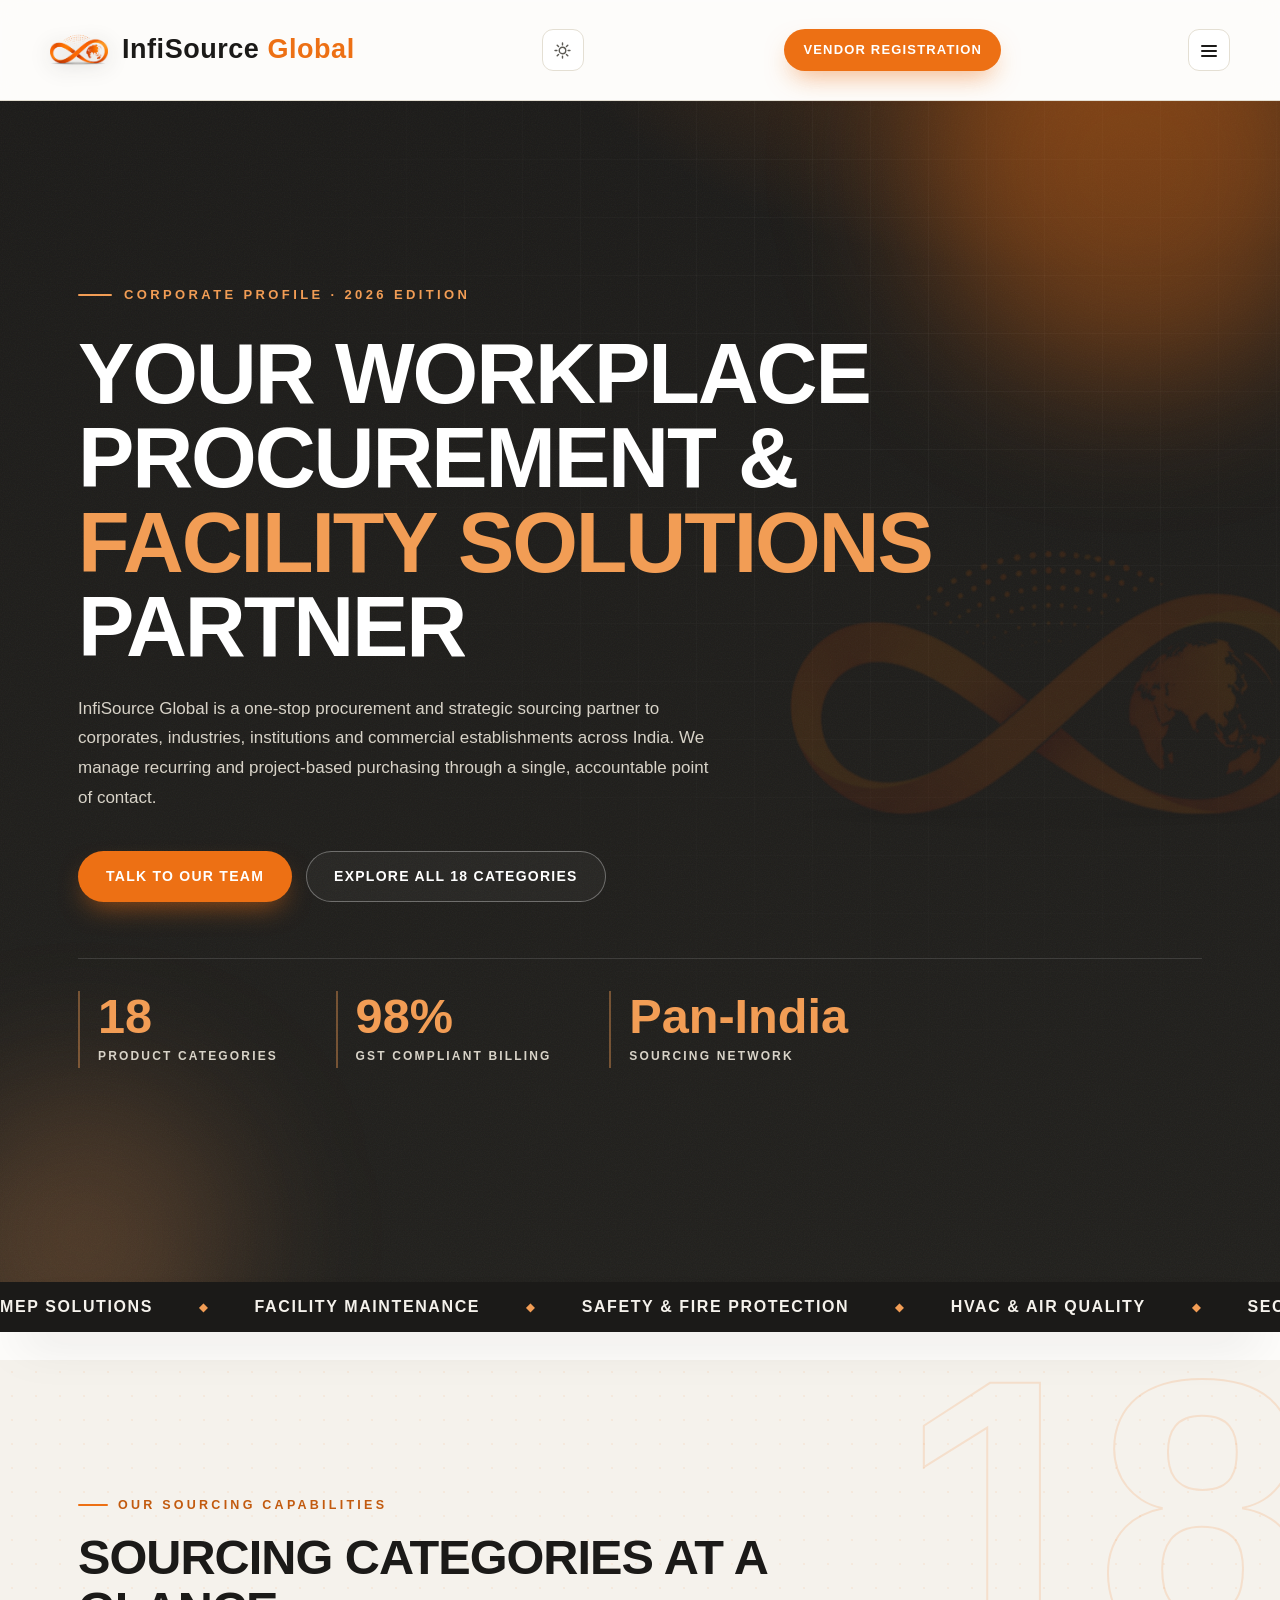
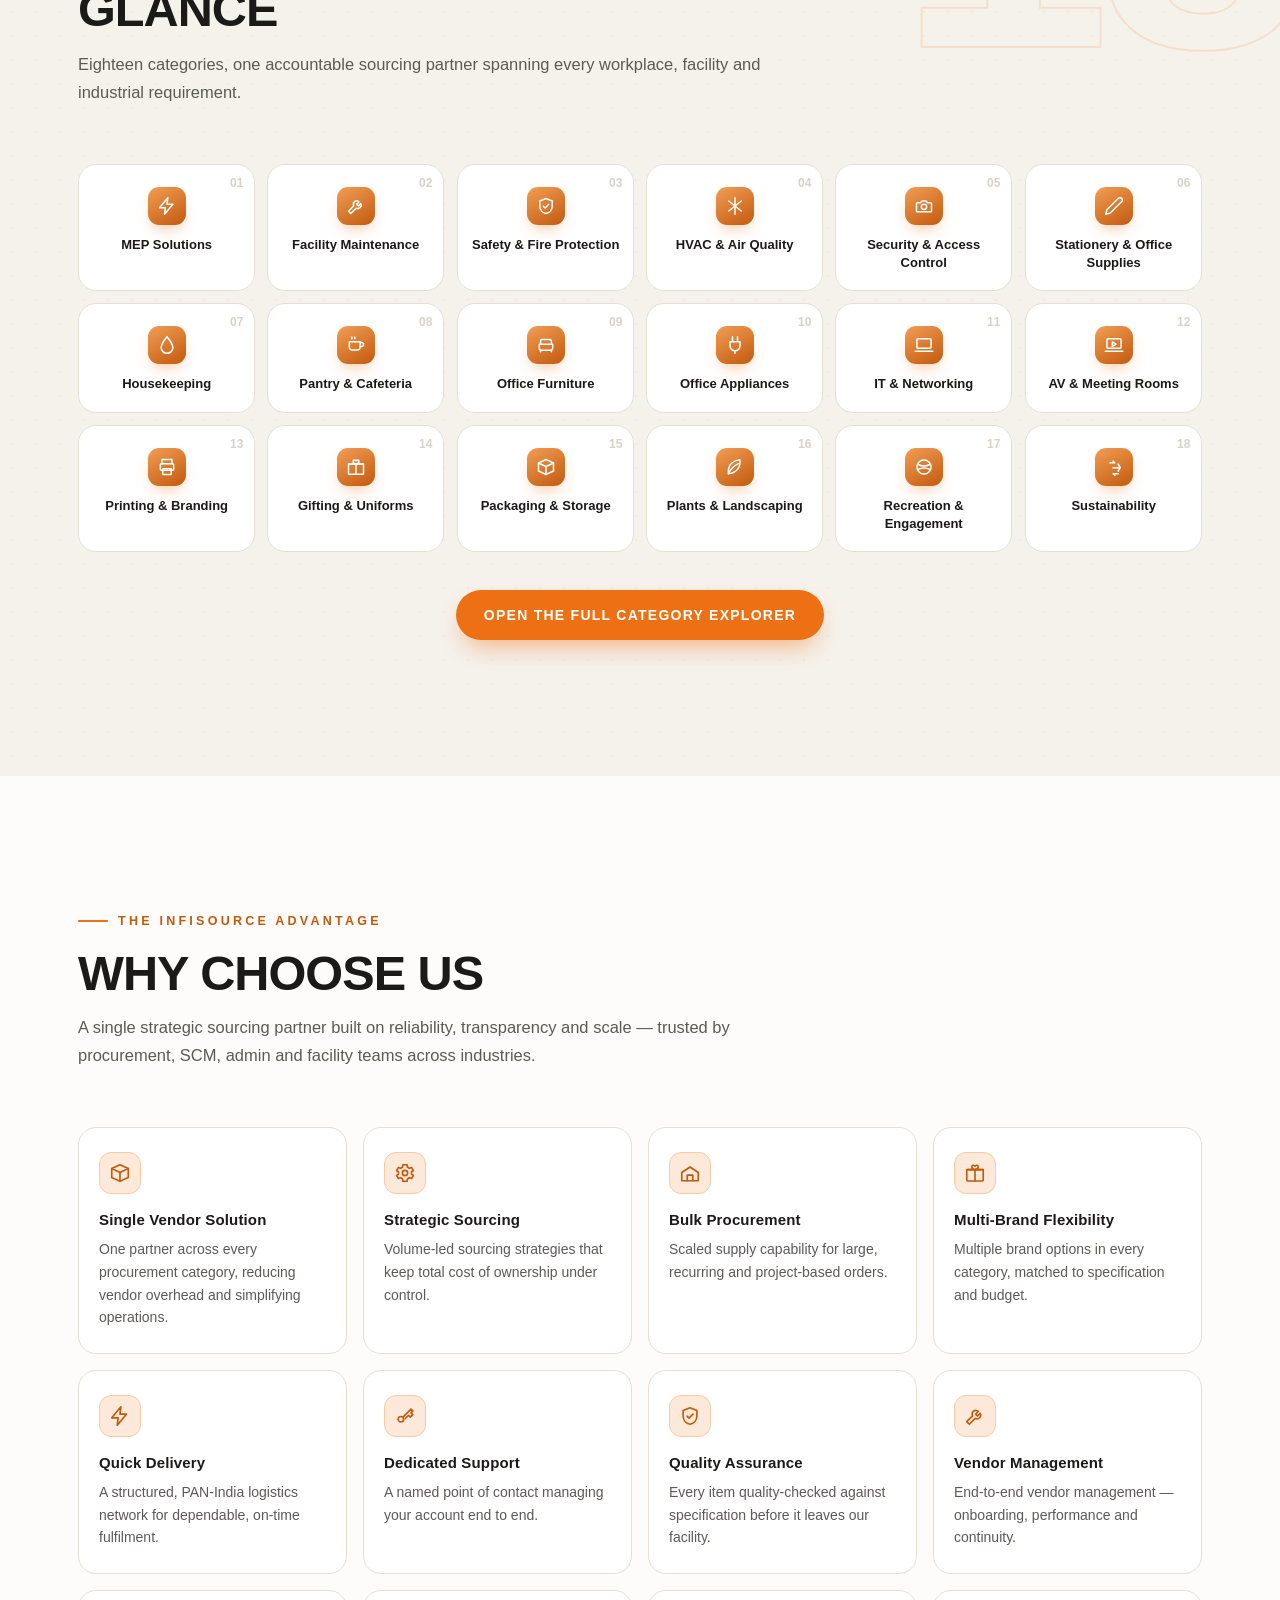
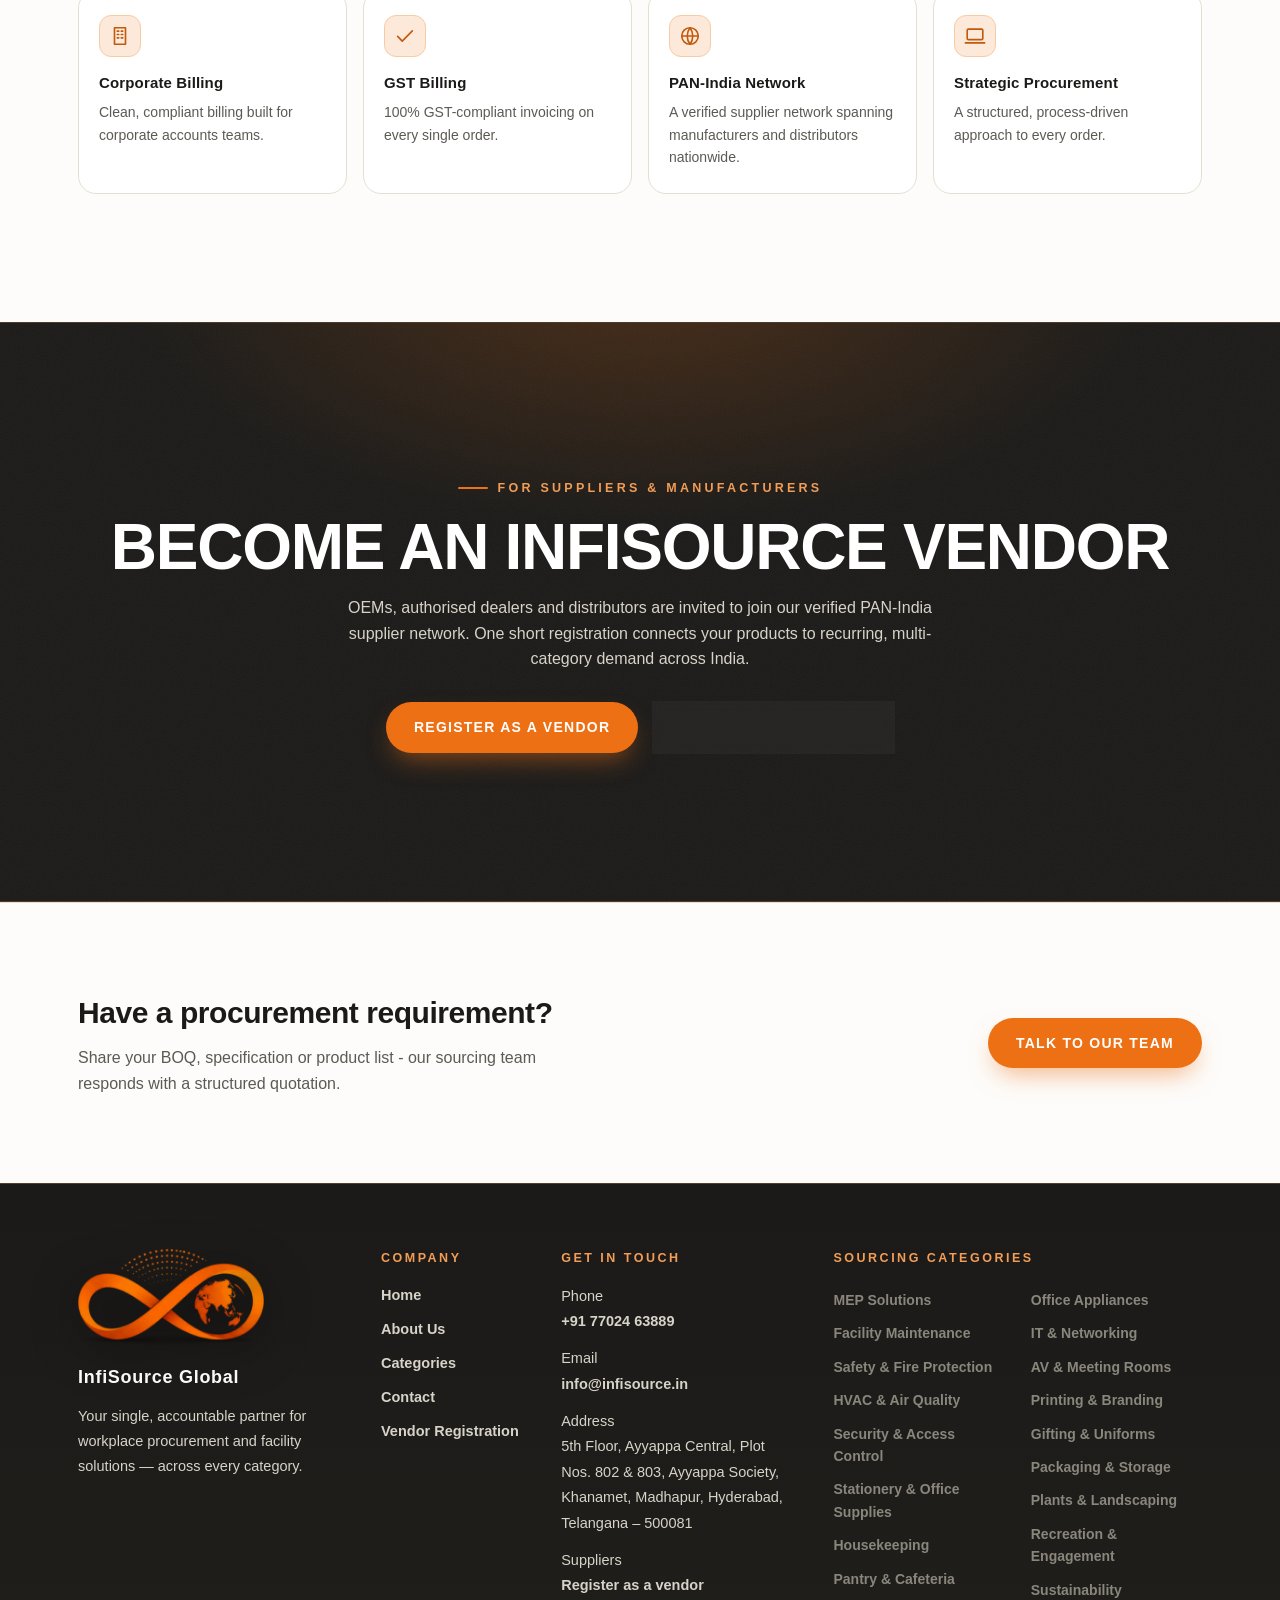
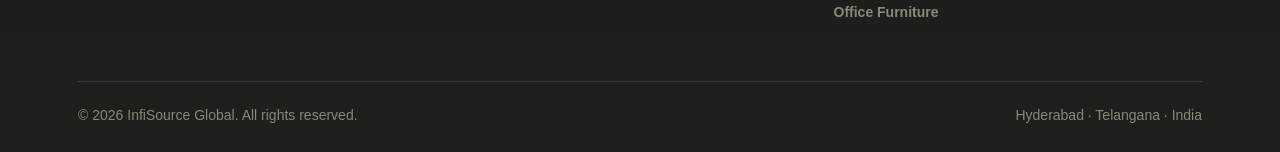
<file: index.html>
<!DOCTYPE html>
<html lang="en">
<head>
<meta charset="UTF-8">
<meta name="viewport" content="width=device-width, initial-scale=1.0">
<title>InfiSource Global | Workplace Procurement & Facility Solutions Partner</title>
<meta name="description" content="InfiSource Global is a one-stop procurement and strategic sourcing partner for corporates, industries and institutions across India - 18 sourcing categories, one accountable relationship.">
<link rel="icon" type="image/png" href="assets/img/favicon.png">
<link rel="stylesheet" href="assets/css/style.css">
<link rel="stylesheet" href="assets/css/polish.css">
<script src="assets/js/night.js"></script>
<script src="assets/js/menu.js"></script>
</head>
<body>
<img src="assets/img/logo.webp" class="pl-src" alt="" hidden>
<header>
  <div class="wrap nav">
    <a class="brand" href="index.html" style="text-decoration:none"><img src="assets/img/logo.webp" alt="InfiSource Global logo"><span>InfiSource <span class="accent">Global</span></span></a>
    <nav class="links">
      <a href="index.html" class="page-on">Home</a>
      <a href="about.html">About</a>
      <a href="services.html">Categories</a>
      <a href="contact.html">Contact</a>
    </nav>
    <a href="vendor.html" class="btn">Vendor Registration</a>
  </div>
</header>
<section class="hero">
  <div class="wrap">
    <div class="eyebrow">Corporate Profile &middot; 2026 Edition</div>
    <h1>Your Workplace Procurement & <span class="accent">Facility Solutions</span> Partner</h1>
    <p class="lede">InfiSource Global is a one-stop procurement and strategic sourcing partner to corporates, industries, institutions and commercial establishments across India. We manage recurring and project-based purchasing through a single, accountable point of contact.</p>
    <div class="cta">
      <a href="contact.html" class="btn">Talk to Our Team</a>
      <a href="services.html" class="btn-outline">Explore All 18 Categories</a>
    </div>
    <div class="stats">
      <div class="stat"><b>18</b><span>Product Categories</span></div>
      <div class="stat"><b>100%</b><span>GST Compliant Billing</span></div>
      <div class="stat"><b>Pan-India</b><span>Sourcing Network</span></div>
    </div>
  </div>
</section>

<section id="categories" class="cats">
  <div class="wrap">
    <div class="section-head">
      <div class="section-eyebrow">Our Sourcing Capabilities</div>
      <h2>Sourcing Categories at a Glance</h2>
      <p>Eighteen categories, one accountable sourcing partner spanning every workplace, facility and industrial requirement.</p>
    </div>
    <div class="tile-grid"><a class="tile" href="services.html#cat-mep-solutions"><div class="tile-num">01</div><div class="tile-ic"><svg viewBox="0 0 24 24" class="ic-svg-white"><path d="M13 2 3 14h7l-1 8 10-12h-7l1-8z"/></svg></div><div class="tile-title">MEP Solutions</div></a><a class="tile" href="services.html#cat-facility-maintenance"><div class="tile-num">02</div><div class="tile-ic"><svg viewBox="0 0 24 24" class="ic-svg-white"><path d="M14.9 6.4a4 4 0 0 0-5.5 5.4L3 18.2l2.8 2.8 6.4-6.4a4 4 0 0 0 5.4-5.5l-2.9 2.9-2-2 2.9-2.9z"/></svg></div><div class="tile-title">Facility Maintenance</div></a><a class="tile" href="services.html#cat-safety-and-fire-protection"><div class="tile-num">03</div><div class="tile-ic"><svg viewBox="0 0 24 24" class="ic-svg-white"><path d="M12 3l7.5 3v5.6c0 5.1-3.4 8.6-7.5 9.4-4.1-.8-7.5-4.3-7.5-9.4V6l7.5-3z"/><path d="M8.7 12.2l2.2 2.2 4.4-4.4"/></svg></div><div class="tile-title">Safety & Fire Protection</div></a><a class="tile" href="services.html#cat-hvac-and-air-quality"><div class="tile-num">04</div><div class="tile-ic"><svg viewBox="0 0 24 24" class="ic-svg-white"><path d="M12 2v20M4.5 6l15 12M19.5 6l-15 12"/></svg></div><div class="tile-title">HVAC & Air Quality</div></a><a class="tile" href="services.html#cat-security-and-access-control"><div class="tile-num">05</div><div class="tile-ic"><svg viewBox="0 0 24 24" class="ic-svg-white"><path d="M4 8h4l1.5-2h5L16 8h4a1 1 0 0 1 1 1v9a1 1 0 0 1-1 1H4a1 1 0 0 1-1-1V9a1 1 0 0 1 1-1z"/><circle cx="12" cy="13" r="3.2"/></svg></div><div class="tile-title">Security & Access Control</div></a><a class="tile" href="services.html#cat-stationery-and-office-supplies"><div class="tile-num">06</div><div class="tile-ic"><svg viewBox="0 0 24 24" class="ic-svg-white"><path d="M17 3a2.85 2.83 0 1 1 4 4L7.5 20.5 2 22l1.5-5.5Z"/></svg></div><div class="tile-title">Stationery & Office Supplies</div></a><a class="tile" href="services.html#cat-housekeeping"><div class="tile-num">07</div><div class="tile-ic"><svg viewBox="0 0 24 24" class="ic-svg-white"><path d="M12 2s7 8.5 7 13a7 7 0 0 1-14 0c0-4.5 7-13 7-13z"/></svg></div><div class="tile-title">Housekeeping</div></a><a class="tile" href="services.html#cat-pantry-and-cafeteria"><div class="tile-num">08</div><div class="tile-ic"><svg viewBox="0 0 24 24" class="ic-svg-white"><path d="M4 8h13v6a4 4 0 0 1-4 4H8a4 4 0 0 1-4-4V8z"/><path d="M17 9h1.6a2.4 2.4 0 0 1 0 4.8H17"/><path d="M7 2.5v2M10.5 2.5v2"/></svg></div><div class="tile-title">Pantry & Cafeteria</div></a><a class="tile" href="services.html#cat-office-furniture"><div class="tile-num">09</div><div class="tile-ic"><svg viewBox="0 0 24 24" class="ic-svg-white"><path d="M5.5 11.2V7.3a2 2 0 0 1 2-2h9a2 2 0 0 1 2 2v3.9"/><path d="M4 11.2h16v5a2 2 0 0 1-2 2H6a2 2 0 0 1-2-2v-5z"/><path d="M5.5 18.2v2M18.5 18.2v2"/></svg></div><div class="tile-title">Office Furniture</div></a><a class="tile" href="services.html#cat-office-appliances"><div class="tile-num">10</div><div class="tile-ic"><svg viewBox="0 0 24 24" class="ic-svg-white"><path d="M9 2v6M15 2v6M6 8h12v5a6 6 0 0 1-12 0V8z"/><path d="M12 19v3"/></svg></div><div class="tile-title">Office Appliances</div></a><a class="tile" href="services.html#cat-it-and-networking"><div class="tile-num">11</div><div class="tile-ic"><svg viewBox="0 0 24 24" class="ic-svg-white"><rect x="3.5" y="4.5" width="17" height="11.5" rx="1.3"/><path d="M1.5 19.5h21"/></svg></div><div class="tile-title">IT & Networking</div></a><a class="tile" href="services.html#cat-av-and-meeting-rooms"><div class="tile-num">12</div><div class="tile-ic"><svg viewBox="0 0 24 24" class="ic-svg-white"><rect x="3.5" y="4.5" width="17" height="11.5" rx="1.3"/><path d="M10 8.3l4.5 2.7-4.5 2.7z"/><path d="M1.5 19.5h21"/></svg></div><div class="tile-title">AV & Meeting Rooms</div></a><a class="tile" href="services.html#cat-printing-and-branding"><div class="tile-num">13</div><div class="tile-ic"><svg viewBox="0 0 24 24" class="ic-svg-white"><path d="M6 8V3h12v5"/><rect x="4" y="8" width="16" height="8" rx="1.3"/><rect x="7" y="14" width="10" height="7"/></svg></div><div class="tile-title">Printing & Branding</div></a><a class="tile" href="services.html#cat-gifting-and-uniforms"><div class="tile-num">14</div><div class="tile-ic"><svg viewBox="0 0 24 24" class="ic-svg-white"><rect x="3" y="8.3" width="18" height="12.4" rx="1"/><path d="M3 8.3h18M12 8.3v12.4"/><path d="M12 8.3c-1.9 0-3.4-1.3-3.4-3s1.4-2.6 3.4-.7c2-1.9 3.4-1 3.4.7s-1.5 3-3.4 3z"/></svg></div><div class="tile-title">Gifting & Uniforms</div></a><a class="tile" href="services.html#cat-packaging-and-storage"><div class="tile-num">15</div><div class="tile-ic"><svg viewBox="0 0 24 24" class="ic-svg-white"><path d="M3 7.2 12 3l9 4.2-9 4.2-9-4.2z"/><path d="M3 7.2v9.6L12 21l9-4.2V7.2"/><path d="M12 11.4V21"/></svg></div><div class="tile-title">Packaging & Storage</div></a><a class="tile" href="services.html#cat-plants-and-landscaping"><div class="tile-num">16</div><div class="tile-ic"><svg viewBox="0 0 24 24" class="ic-svg-white"><path d="M4 20c8 0 14-6 14-14 0-1-.1-2-.3-2.7C10 4 4 9 4 17c0 1 0 2 .3 3z"/><path d="M4 20c3-6 6-9 12-12"/></svg></div><div class="tile-title">Plants & Landscaping</div></a><a class="tile" href="services.html#cat-recreation-and-engagement"><div class="tile-num">17</div><div class="tile-ic"><svg viewBox="0 0 24 24" class="ic-svg-white"><circle cx="12" cy="12" r="8.5"/><path d="M5 9c4 2 10 2 14 0M5 15c4-2 10-2 14 0"/></svg></div><div class="tile-title">Recreation & Engagement</div></a><a class="tile" href="services.html#cat-sustainability"><div class="tile-num">18</div><div class="tile-ic"><svg viewBox="0 0 24 24" class="ic-svg-white"><path d="M7 7h6l-2-2M13 7l-2-2"/><path d="M17 8.5l2.5 4.3-2.5 4.3M19.5 12.8h-8.7"/><path d="M17 20h-6l2 2M11 20l2 2"/></svg></div><div class="tile-title">Sustainability</div></a></div><div style="text-align:center;margin-top:38px;"><a href="services.html" class="btn">Open the Full Category Explorer</a></div>
  </div>
</section><section id="why">
  <div class="wrap">
    <div class="section-head">
      <div class="section-eyebrow">The InfiSource Advantage</div>
      <h2>Why Choose Us</h2>
      <p>A single strategic sourcing partner built on reliability, transparency and scale &mdash; trusted by procurement, SCM, admin and facility teams across industries.</p>
    </div>
    <div class="why-grid"><div class="why-card"><div class="why-ic"><svg viewBox="0 0 24 24" class="ic-svg"><path d="M3 7.2 12 3l9 4.2-9 4.2-9-4.2z"/><path d="M3 7.2v9.6L12 21l9-4.2V7.2"/><path d="M12 11.4V21"/></svg></div><h4>Single Vendor Solution</h4><p>One partner across every procurement category, reducing vendor overhead and simplifying operations.</p></div><div class="why-card"><div class="why-ic"><svg viewBox="0 0 24 24" class="ic-svg"><circle cx="12" cy="12" r="2.9"/><path d="M19.2 12a7.3 7.3 0 0 0-.1-1.2l2-1.5-2-3.4-2.3 1a7.2 7.2 0 0 0-2-1.2L14.3 3H9.7l-.5 2.7a7.2 7.2 0 0 0-2 1.2l-2.3-1-2 3.4 2 1.5A7.3 7.3 0 0 0 4.8 12a7.3 7.3 0 0 0 .1 1.2l-2 1.5 2 3.4 2.3-1a7.2 7.2 0 0 0 2 1.2l.5 2.7h4.6l.5-2.7a7.2 7.2 0 0 0 2-1.2l2.3 1 2-3.4-2-1.5c.07-.4.1-.8.1-1.2z"/></svg></div><h4>Strategic Sourcing</h4><p>Volume-led sourcing strategies that keep total cost of ownership under control.</p></div><div class="why-card"><div class="why-ic"><svg viewBox="0 0 24 24" class="ic-svg"><path d="M3 11.4 12 5.5l9 5.9v9.1H3v-9.1z"/><path d="M9 20.5v-6.2h6v6.2"/></svg></div><h4>Bulk Procurement</h4><p>Scaled supply capability for large, recurring and project-based orders.</p></div><div class="why-card"><div class="why-ic"><svg viewBox="0 0 24 24" class="ic-svg"><rect x="3" y="8.3" width="18" height="12.4" rx="1"/><path d="M3 8.3h18M12 8.3v12.4"/><path d="M12 8.3c-1.9 0-3.4-1.3-3.4-3s1.4-2.6 3.4-.7c2-1.9 3.4-1 3.4.7s-1.5 3-3.4 3z"/></svg></div><h4>Multi-Brand Flexibility</h4><p>Multiple brand options in every category, matched to specification and budget.</p></div><div class="why-card"><div class="why-ic"><svg viewBox="0 0 24 24" class="ic-svg"><path d="M13 2 3 14h7l-1 8 10-12h-7l1-8z"/></svg></div><h4>Quick Delivery</h4><p>A structured, PAN-India logistics network for dependable, on-time fulfilment.</p></div><div class="why-card"><div class="why-ic"><svg viewBox="0 0 24 24" class="ic-svg"><circle cx="7.5" cy="15.5" r="3"/><path d="M9.8 13.2 18.5 4.5l2 2-2 2 2 2-2.7 2.7-2-2-3.3 3.3"/></svg></div><h4>Dedicated Support</h4><p>A named point of contact managing your account end to end.</p></div><div class="why-card"><div class="why-ic"><svg viewBox="0 0 24 24" class="ic-svg"><path d="M12 3l7.5 3v5.6c0 5.1-3.4 8.6-7.5 9.4-4.1-.8-7.5-4.3-7.5-9.4V6l7.5-3z"/><path d="M8.7 12.2l2.2 2.2 4.4-4.4"/></svg></div><h4>Quality Assurance</h4><p>Every item quality-checked against specification before it leaves our facility.</p></div><div class="why-card"><div class="why-ic"><svg viewBox="0 0 24 24" class="ic-svg"><path d="M14.9 6.4a4 4 0 0 0-5.5 5.4L3 18.2l2.8 2.8 6.4-6.4a4 4 0 0 0 5.4-5.5l-2.9 2.9-2-2 2.9-2.9z"/></svg></div><h4>Vendor Management</h4><p>End-to-end vendor management &mdash; onboarding, performance and continuity.</p></div><div class="why-card"><div class="why-ic"><svg viewBox="0 0 24 24" class="ic-svg"><rect x="6" y="3" width="12" height="18"/><path d="M9 6.7h1.6M13.4 6.7H15M9 10.4h1.6M13.4 10.4H15M9 14.1h1.6M13.4 14.1H15"/></svg></div><h4>Corporate Billing</h4><p>Clean, compliant billing built for corporate accounts teams.</p></div><div class="why-card"><div class="why-ic"><svg viewBox="0 0 24 24" class="ic-svg"><path d="M4 12.5l5 5L20 6.5"/></svg></div><h4>GST Billing</h4><p>100% GST-compliant invoicing on every single order.</p></div><div class="why-card"><div class="why-ic"><svg viewBox="0 0 24 24" class="ic-svg"><circle cx="12" cy="12" r="9"/><path d="M3 12h18"/><path d="M12 3a15 15 0 0 1 0 18 15 15 0 0 1 0-18z"/></svg></div><h4>PAN-India Network</h4><p>A verified supplier network spanning manufacturers and distributors nationwide.</p></div><div class="why-card"><div class="why-ic"><svg viewBox="0 0 24 24" class="ic-svg"><rect x="3.5" y="4.5" width="17" height="11.5" rx="1.3"/><path d="M1.5 19.5h21"/></svg></div><h4>Strategic Procurement</h4><p>A structured, process-driven approach to every order.</p></div></div>
  </div>
</section><section class="promise band-cta">
  <div class="wrap">
    <div class="section-eyebrow" style="color:var(--orange-light);">For Suppliers & Manufacturers</div>
    <h2>Become an InfiSource Vendor</h2>
    <p style="color:var(--grey-300);max-width:640px;margin:14px auto 0;">OEMs, authorised dealers and distributors are invited to join our verified PAN-India supplier network. One short registration connects your products to recurring, multi-category demand across India.</p>
    <div class="btn-row">
      <a href="vendor.html" class="btn">Register as a Vendor</a>
      <a href="services.html" class="btn-outline">See What We Source</a>
    </div>
  </div>
</section><section class="light-cta">
  <div class="wrap"><div class="inner">
    <div>
      <h3>Have a procurement requirement?</h3>
      <p>Share your BOQ, specification or product list - our sourcing team responds with a structured quotation.</p>
    </div>
    <a href="contact.html" class="btn">Talk to Our Team</a>
  </div></div>
</section>
<footer class="site-foot">
  <div class="wrap">
    <div class="foot-grid">
      <div class="foot-brand">
        <img src="assets/img/logo-mark.webp" alt="InfiSource Global logo">
        <div class="fb-name">InfiSource Global</div>
        <p>Your single, accountable partner for workplace procurement and facility solutions &mdash; across every category.</p>
      </div>
      <div>
        <div class="foot-h">Company</div>
        <div class="foot-links">
          <a href="index.html">Home</a>
          <a href="about.html">About Us</a>
          <a href="services.html">Categories</a>
          <a href="contact.html">Contact</a>
          <a href="vendor.html">Vendor Registration</a>
        </div>
      </div>
      <div>
        <div class="foot-h">Sourcing Categories</div>
        <div class="foot-cats">
        <a href="services.html#cat-mep-solutions">MEP Solutions</a>
        <a href="services.html#cat-facility-maintenance">Facility Maintenance</a>
        <a href="services.html#cat-safety-and-fire-protection">Safety & Fire Protection</a>
        <a href="services.html#cat-hvac-and-air-quality">HVAC & Air Quality</a>
        <a href="services.html#cat-security-and-access-control">Security & Access Control</a>
        <a href="services.html#cat-stationery-and-office-supplies">Stationery & Office Supplies</a>
        <a href="services.html#cat-housekeeping">Housekeeping</a>
        <a href="services.html#cat-pantry-and-cafeteria">Pantry & Cafeteria</a>
        <a href="services.html#cat-office-furniture">Office Furniture</a>
        <a href="services.html#cat-office-appliances">Office Appliances</a>
        <a href="services.html#cat-it-and-networking">IT & Networking</a>
        <a href="services.html#cat-av-and-meeting-rooms">AV & Meeting Rooms</a>
        <a href="services.html#cat-printing-and-branding">Printing & Branding</a>
        <a href="services.html#cat-gifting-and-uniforms">Gifting & Uniforms</a>
        <a href="services.html#cat-packaging-and-storage">Packaging & Storage</a>
        <a href="services.html#cat-plants-and-landscaping">Plants & Landscaping</a>
        <a href="services.html#cat-recreation-and-engagement">Recreation & Engagement</a>
        <a href="services.html#cat-sustainability">Sustainability</a>
        </div>
      </div>
      <div class="foot-contact">
        <div class="foot-h">Get In Touch</div>
        <p>Phone<br><a href="tel:+917702463889">+91 77024 63889</a></p>
        <p>Email<br><a href="mailto:info@infisource.in">info@infisource.in</a></p>
        <p>Address<br>5th Floor, Ayyappa Central, Plot Nos. 802 &amp; 803, Ayyappa Society, Khanamet, Madhapur, Hyderabad, Telangana &ndash; 500081</p>
        <p>Suppliers<br><a href="vendor.html">Register as a vendor</a></p>
      </div>
    </div>
    <div class="foot-note">
      <div>&copy; 2026 InfiSource Global. All rights reserved.</div>
      <div>Hyderabad &middot; Telangana &middot; India</div>
    </div>
  </div>
</footer>
<script src="assets/js/config.js"></script>
<script src="assets/js/shared.js"></script>
</body>
</html>
</file>
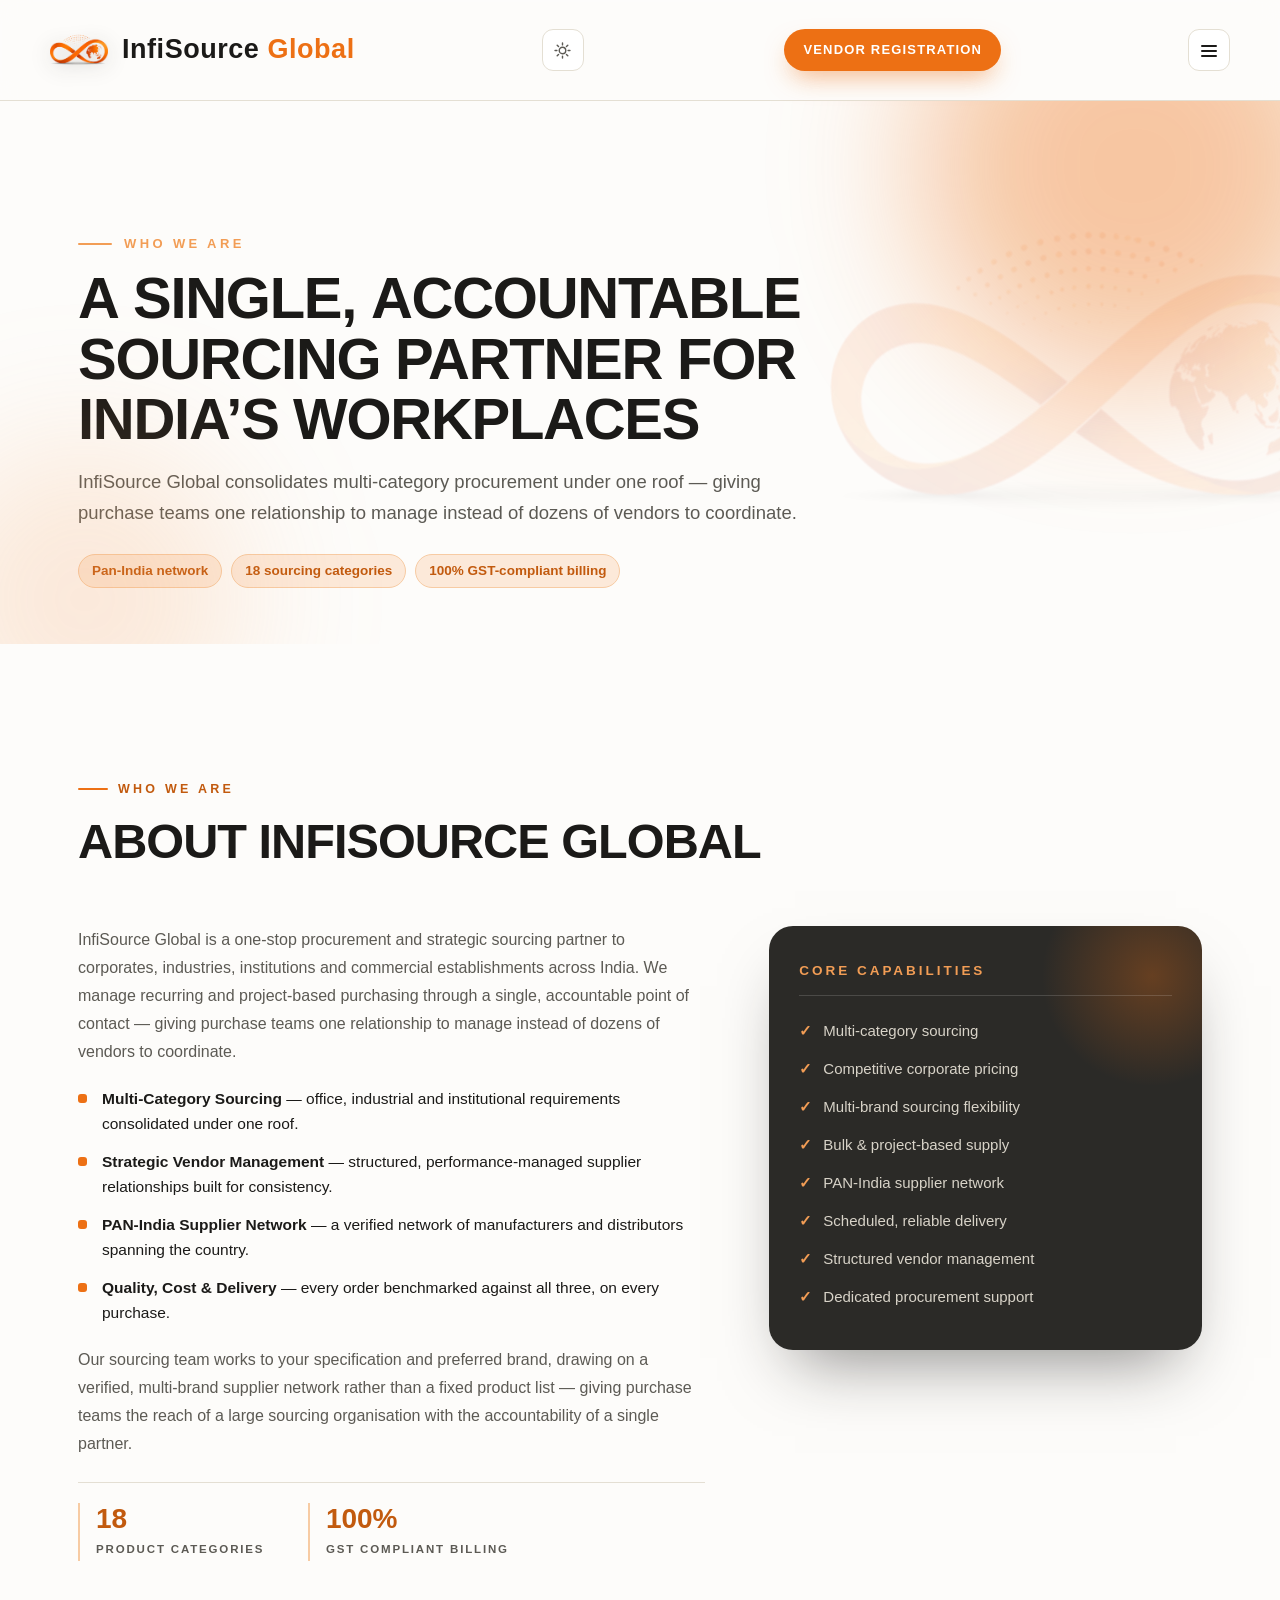
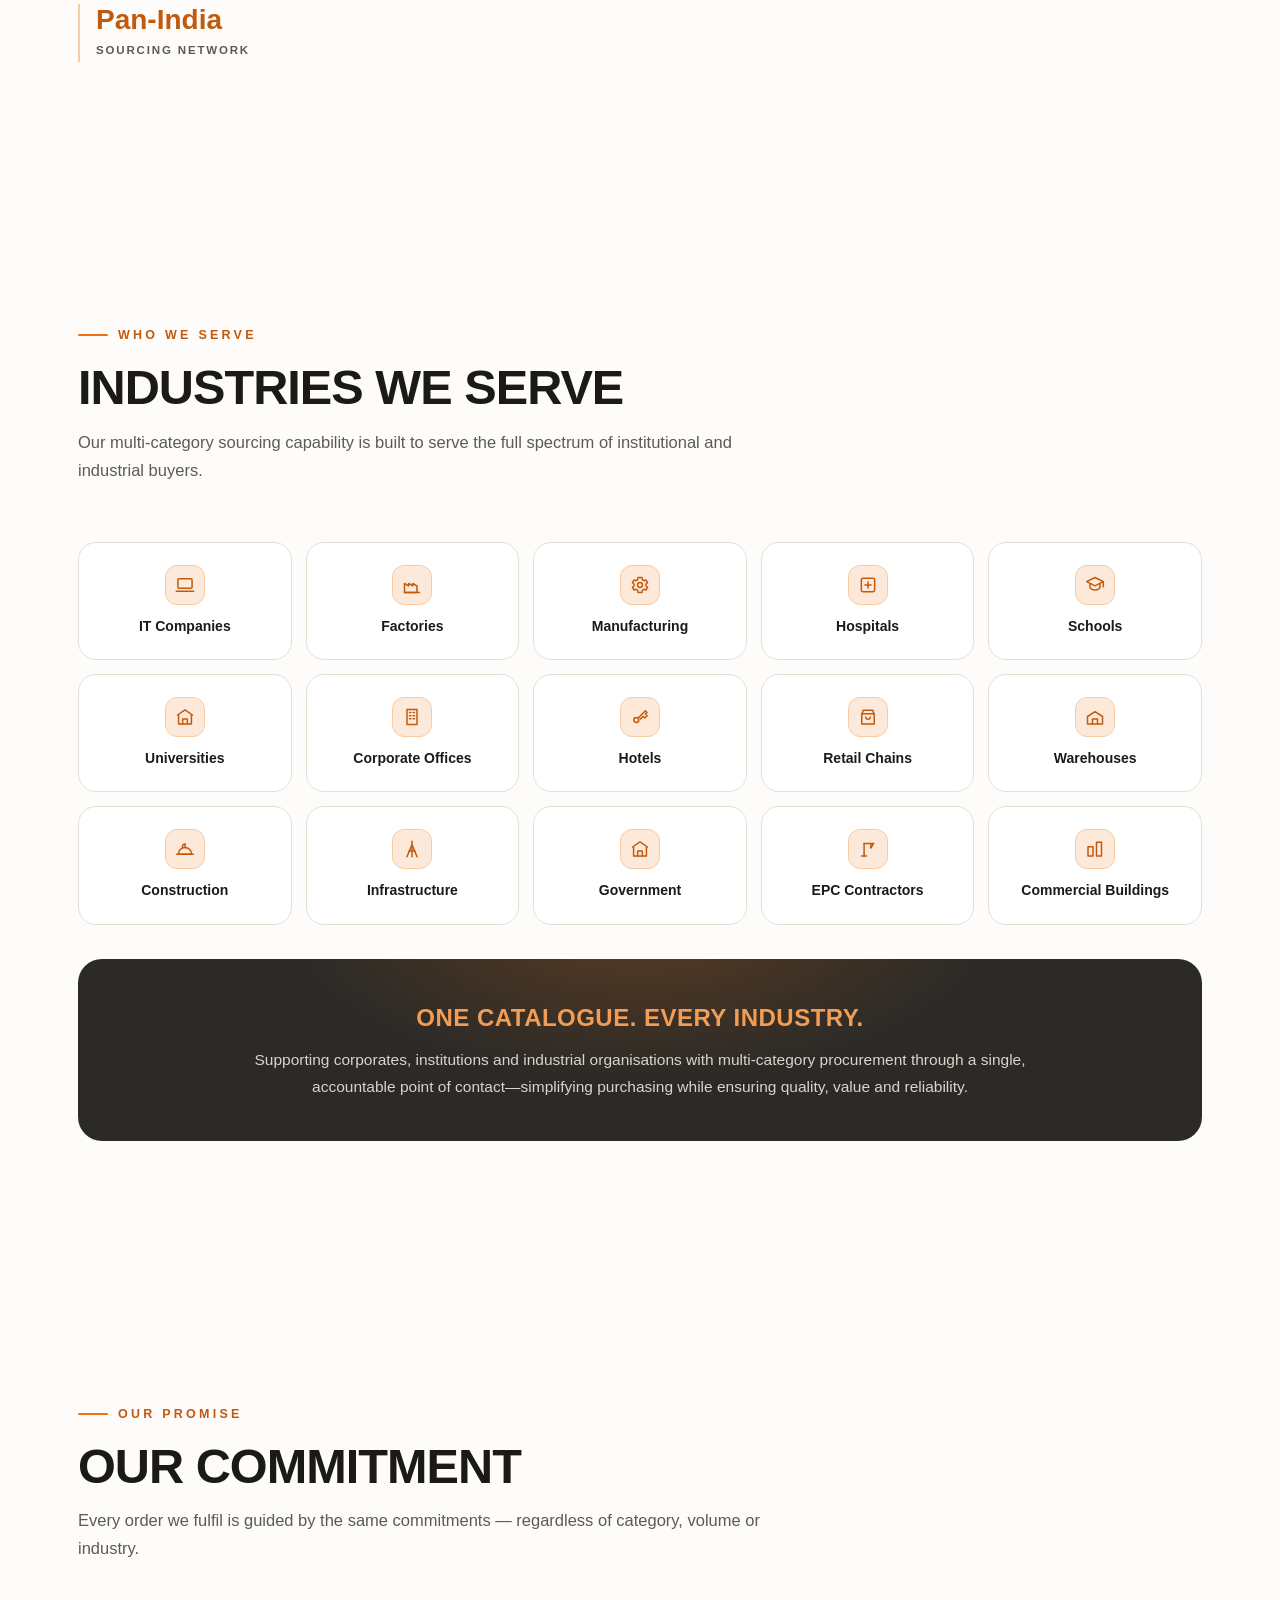
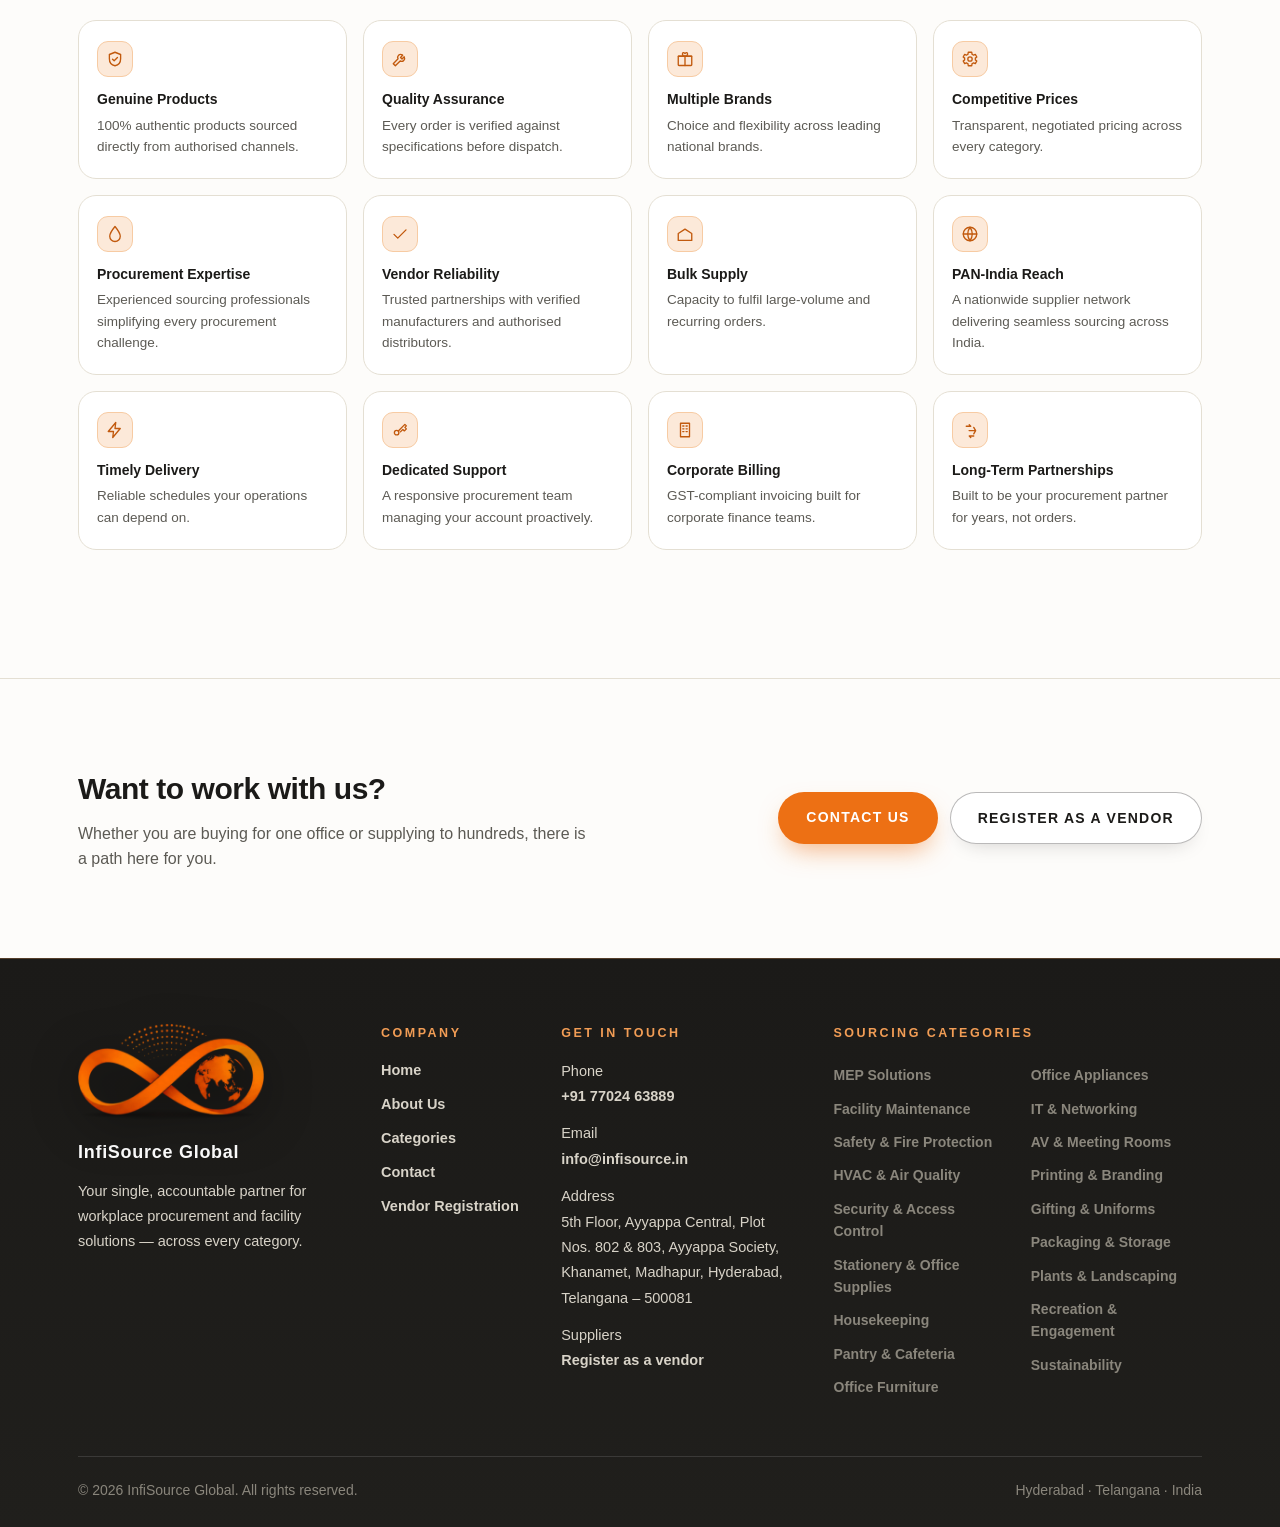
<file: about.html>
<!DOCTYPE html>
<html lang="en">
<head>
<meta charset="UTF-8">
<meta name="viewport" content="width=device-width, initial-scale=1.0">
<title>About Us | InfiSource Global</title>
<meta name="description" content="Who InfiSource Global is, the industries served, and the commitments behind every order - a one-stop procurement and strategic sourcing partner across India.">
<link rel="icon" type="image/png" href="assets/img/favicon.png">
<link rel="stylesheet" href="assets/css/style.css">
<link rel="stylesheet" href="assets/css/polish.css">
<script src="assets/js/night.js"></script>
<script src="assets/js/menu.js"></script>
</head>
<body>
<img src="assets/img/logo.webp" class="pl-src" alt="" hidden>
<header>
  <div class="wrap nav">
    <a class="brand" href="index.html" style="text-decoration:none"><img src="assets/img/logo.webp" alt="InfiSource Global logo"><span>InfiSource <span class="accent">Global</span></span></a>
    <nav class="links">
      <a href="index.html">Home</a>
      <a href="about.html" class="page-on">About</a>
      <a href="services.html">Categories</a>
      <a href="contact.html">Contact</a>
    </nav>
    <a href="vendor.html" class="btn">Vendor Registration</a>
  </div>
</header>
<section class="page-hero">
  <div class="wrap">
    <div class="eyebrow">Who We Are</div>
    <h1>A Single, Accountable Sourcing Partner for India&rsquo;s Workplaces</h1>
    <p class="lede">InfiSource Global consolidates multi-category procurement under one roof &mdash; giving purchase teams one relationship to manage instead of dozens of vendors to coordinate.</p>
    <div class="badge-row"><span class="pill">Pan-India network</span><span class="pill">18 sourcing categories</span><span class="pill">100% GST-compliant billing</span></div>
  </div>
</section><section id="about">
  <div class="wrap">
    <div class="section-head">
      <div class="section-eyebrow">Who We Are</div>
      <h2>About InfiSource Global</h2>
    </div>
    <div class="about-grid">
      <div class="about-copy">
        <p>InfiSource Global is a one-stop procurement and strategic sourcing partner to corporates, industries, institutions and commercial establishments across India. We manage recurring and project-based purchasing through a single, accountable point of contact &mdash; giving purchase teams one relationship to manage instead of dozens of vendors to coordinate.</p>
        <ul class="bullets"><li><b>Multi-Category Sourcing</b> &mdash; office, industrial and institutional
          requirements consolidated under one roof.</li><li><b>Strategic Vendor Management</b> &mdash; structured, performance-managed supplier
          relationships built for consistency.</li><li><b>PAN-India Supplier Network</b> &mdash; a verified network of manufacturers and
          distributors spanning the country.</li><li><b>Quality, Cost &amp; Delivery</b> &mdash; every order benchmarked against all
          three, on every purchase.</li></ul>
        <p>Our sourcing team works to your specification and preferred brand, drawing on a verified, multi-brand supplier network rather than a fixed product list &mdash; giving purchase teams the reach of a large sourcing organisation with the accountability of a single partner.</p>
        <div class="stat-row">
          <div class="stat"><b>18</b><span>Product Categories</span></div>
          <div class="stat"><b>100%</b><span>GST Compliant Billing</span></div>
          <div class="stat"><b>Pan-India</b><span>Sourcing Network</span></div>
        </div>
      </div>
      <div class="side-card">
        <h4>Core Capabilities</h4>
        <ul><li>Multi-category sourcing</li><li>Competitive corporate pricing</li><li>Multi-brand sourcing flexibility</li><li>Bulk &amp; project-based supply</li><li>PAN-India supplier network</li><li>Scheduled, reliable delivery</li><li>Structured vendor management</li><li>Dedicated procurement support</li></ul>
      </div>
    </div>
  </div>
</section><section id="industries">
  <div class="wrap">
    <div class="section-head">
      <div class="section-eyebrow">Who We Serve</div>
      <h2>Industries We Serve</h2>
      <p>Our multi-category sourcing capability is built to serve the full spectrum of institutional and industrial buyers.</p>
    </div>
    <div class="ind-grid"><div class="ind-tile"><div class="ind-ic"><svg viewBox="0 0 24 24" class="ic-svg"><rect x="3.5" y="4.5" width="17" height="11.5" rx="1.3"/><path d="M1.5 19.5h21"/></svg></div><span>IT Companies</span></div><div class="ind-tile"><div class="ind-ic"><svg viewBox="0 0 24 24" class="ic-svg"><path d="M3 21V10.2l5 2.9v-2.9l5 2.9v-2.9l5 2.9V21H3z"/><path d="M3 21h18"/></svg></div><span>Factories</span></div><div class="ind-tile"><div class="ind-ic"><svg viewBox="0 0 24 24" class="ic-svg"><circle cx="12" cy="12" r="2.9"/><path d="M19.2 12a7.3 7.3 0 0 0-.1-1.2l2-1.5-2-3.4-2.3 1a7.2 7.2 0 0 0-2-1.2L14.3 3H9.7l-.5 2.7a7.2 7.2 0 0 0-2 1.2l-2.3-1-2 3.4 2 1.5A7.3 7.3 0 0 0 4.8 12a7.3 7.3 0 0 0 .1 1.2l-2 1.5 2 3.4 2.3-1a7.2 7.2 0 0 0 2 1.2l.5 2.7h4.6l.5-2.7a7.2 7.2 0 0 0 2-1.2l2.3 1 2-3.4-2-1.5c.07-.4.1-.8.1-1.2z"/></svg></div><span>Manufacturing</span></div><div class="ind-tile"><div class="ind-ic"><svg viewBox="0 0 24 24" class="ic-svg"><rect x="4" y="4" width="16" height="16" rx="2"/><path d="M12 8.3v7.4M8.3 12h7.4"/></svg></div><span>Hospitals</span></div><div class="ind-tile"><div class="ind-ic"><svg viewBox="0 0 24 24" class="ic-svg"><path d="M12 3 2 8l10 5 10-5-10-5z"/><path d="M6 10.2v4.6c0 1.5 2.7 3.2 6 3.2s6-1.7 6-3.2v-4.6"/><path d="M22 8v6"/></svg></div><span>Schools</span></div><div class="ind-tile"><div class="ind-ic"><svg viewBox="0 0 24 24" class="ic-svg"><path d="M3 9.6 12 3.5l9 6.1"/><path d="M4.3 9.6v10.9h15.4V9.6"/><path d="M9.2 20.5v-6.2h5.6v6.2"/></svg></div><span>Universities</span></div><div class="ind-tile"><div class="ind-ic"><svg viewBox="0 0 24 24" class="ic-svg"><rect x="6" y="3" width="12" height="18"/><path d="M9 6.7h1.6M13.4 6.7H15M9 10.4h1.6M13.4 10.4H15M9 14.1h1.6M13.4 14.1H15"/></svg></div><span>Corporate Offices</span></div><div class="ind-tile"><div class="ind-ic"><svg viewBox="0 0 24 24" class="ic-svg"><circle cx="7.5" cy="15.5" r="3"/><path d="M9.8 13.2 18.5 4.5l2 2-2 2 2 2-2.7 2.7-2-2-3.3 3.3"/></svg></div><span>Hotels</span></div><div class="ind-tile"><div class="ind-ic"><svg viewBox="0 0 24 24" class="ic-svg"><path d="M5 8.2l1.3-4.4h11.4l1.3 4.4"/><path d="M4.5 8.2h15v12.3h-15z"/><path d="M9.3 12a2.7 2.7 0 0 0 5.4 0"/></svg></div><span>Retail Chains</span></div><div class="ind-tile"><div class="ind-ic"><svg viewBox="0 0 24 24" class="ic-svg"><path d="M3 11.4 12 5.5l9 5.9v9.1H3v-9.1z"/><path d="M9 20.5v-6.2h6v6.2"/></svg></div><span>Warehouses</span></div><div class="ind-tile"><div class="ind-ic"><svg viewBox="0 0 24 24" class="ic-svg"><path d="M4 18.3a8 8 0 0 1 16 0z"/><path d="M2 18.3h20"/><path d="M12 6v4.3"/><path d="M12 6a3 2.3 0 0 0-3 2.3v2"/></svg></div><span>Construction</span></div><div class="ind-tile"><div class="ind-ic"><svg viewBox="0 0 24 24" class="ic-svg"><path d="M12 2.8v18.4"/><path d="M6 21.2 12 6.5l6 14.7"/><path d="M8.4 14.5h7.2"/></svg></div><span>Infrastructure</span></div><div class="ind-tile"><div class="ind-ic"><svg viewBox="0 0 24 24" class="ic-svg"><path d="M3 9.6 12 3.5l9 6.1"/><path d="M4.3 9.6v10.9h15.4V9.6"/><path d="M9.2 20.5v-6.2h5.6v6.2"/></svg></div><span>Government</span></div><div class="ind-tile"><div class="ind-ic"><svg viewBox="0 0 24 24" class="ic-svg"><path d="M4.3 20.5h6"/><path d="M7.3 20.5V5.3"/><path d="M7.3 5.3h11.4"/><path d="M15.4 5.3v5.3"/><path d="M18.7 5.3 15.6 10.6"/></svg></div><span>EPC Contractors</span></div><div class="ind-tile"><div class="ind-ic"><svg viewBox="0 0 24 24" class="ic-svg"><rect x="3.6" y="9.4" width="6" height="11.1"/><rect x="13.8" y="4" width="6" height="16.5"/></svg></div><span>Commercial Buildings</span></div></div>
    <div class="ind-band">
      <h3>One Catalogue. Every Industry.</h3>
      <p>Supporting corporates, institutions and industrial organisations with multi-category procurement through a single, accountable point of contact&mdash;simplifying purchasing while ensuring quality, value and reliability.</p>
    </div>
  </div>
</section><section id="commitment">
  <div class="wrap">
    <div class="section-head">
      <div class="section-eyebrow">Our Promise</div>
      <h2>Our Commitment</h2>
      <p>Every order we fulfil is guided by the same commitments &mdash; regardless of category, volume or industry.</p>
    </div>
    <div class="cm-grid"><div class="cm-card"><div class="cm-ic"><svg viewBox="0 0 24 24" class="ic-svg"><path d="M12 3l7.5 3v5.6c0 5.1-3.4 8.6-7.5 9.4-4.1-.8-7.5-4.3-7.5-9.4V6l7.5-3z"/><path d="M8.7 12.2l2.2 2.2 4.4-4.4"/></svg></div><h4>Genuine Products</h4><p>100% authentic products sourced directly from authorised channels.</p></div><div class="cm-card"><div class="cm-ic"><svg viewBox="0 0 24 24" class="ic-svg"><path d="M14.9 6.4a4 4 0 0 0-5.5 5.4L3 18.2l2.8 2.8 6.4-6.4a4 4 0 0 0 5.4-5.5l-2.9 2.9-2-2 2.9-2.9z"/></svg></div><h4>Quality Assurance</h4><p>Every order is verified against specifications before dispatch.</p></div><div class="cm-card"><div class="cm-ic"><svg viewBox="0 0 24 24" class="ic-svg"><rect x="3" y="8.3" width="18" height="12.4" rx="1"/><path d="M3 8.3h18M12 8.3v12.4"/><path d="M12 8.3c-1.9 0-3.4-1.3-3.4-3s1.4-2.6 3.4-.7c2-1.9 3.4-1 3.4.7s-1.5 3-3.4 3z"/></svg></div><h4>Multiple Brands</h4><p>Choice and flexibility across leading national brands.</p></div><div class="cm-card"><div class="cm-ic"><svg viewBox="0 0 24 24" class="ic-svg"><circle cx="12" cy="12" r="2.9"/><path d="M19.2 12a7.3 7.3 0 0 0-.1-1.2l2-1.5-2-3.4-2.3 1a7.2 7.2 0 0 0-2-1.2L14.3 3H9.7l-.5 2.7a7.2 7.2 0 0 0-2 1.2l-2.3-1-2 3.4 2 1.5A7.3 7.3 0 0 0 4.8 12a7.3 7.3 0 0 0 .1 1.2l-2 1.5 2 3.4 2.3-1a7.2 7.2 0 0 0 2 1.2l.5 2.7h4.6l.5-2.7a7.2 7.2 0 0 0 2-1.2l2.3 1 2-3.4-2-1.5c.07-.4.1-.8.1-1.2z"/></svg></div><h4>Competitive Prices</h4><p>Transparent, negotiated pricing across every category.</p></div><div class="cm-card"><div class="cm-ic"><svg viewBox="0 0 24 24" class="ic-svg"><path d="M12 2s7 8.5 7 13a7 7 0 0 1-14 0c0-4.5 7-13 7-13z"/></svg></div><h4>Procurement Expertise</h4><p>Experienced sourcing professionals simplifying every procurement challenge.</p></div><div class="cm-card"><div class="cm-ic"><svg viewBox="0 0 24 24" class="ic-svg"><path d="M4 12.5l5 5L20 6.5"/></svg></div><h4>Vendor Reliability</h4><p>Trusted partnerships with verified manufacturers and authorised distributors.</p></div><div class="cm-card"><div class="cm-ic"><svg viewBox="0 0 24 24" class="ic-svg"><path d="M3 11.4 12 5.5l9 5.9v9.1H3v-9.1z"/></svg></div><h4>Bulk Supply</h4><p>Capacity to fulfil large-volume and recurring orders.</p></div><div class="cm-card"><div class="cm-ic"><svg viewBox="0 0 24 24" class="ic-svg"><circle cx="12" cy="12" r="9"/><path d="M3 12h18"/><path d="M12 3a15 15 0 0 1 0 18 15 15 0 0 1 0-18z"/></svg></div><h4>PAN-India Reach</h4><p>A nationwide supplier network delivering seamless sourcing across India.</p></div><div class="cm-card"><div class="cm-ic"><svg viewBox="0 0 24 24" class="ic-svg"><path d="M13 2 3 14h7l-1 8 10-12h-7l1-8z"/></svg></div><h4>Timely Delivery</h4><p>Reliable schedules your operations can depend on.</p></div><div class="cm-card"><div class="cm-ic"><svg viewBox="0 0 24 24" class="ic-svg"><circle cx="7.5" cy="15.5" r="3"/><path d="M9.8 13.2 18.5 4.5l2 2-2 2 2 2-2.7 2.7-2-2-3.3 3.3"/></svg></div><h4>Dedicated Support</h4><p>A responsive procurement team managing your account proactively.</p></div><div class="cm-card"><div class="cm-ic"><svg viewBox="0 0 24 24" class="ic-svg"><rect x="6" y="3" width="12" height="18"/><path d="M9 6.7h1.6M13.4 6.7H15M9 10.4h1.6M13.4 10.4H15M9 14.1h1.6M13.4 14.1H15"/></svg></div><h4>Corporate Billing</h4><p>GST-compliant invoicing built for corporate finance teams.</p></div><div class="cm-card"><div class="cm-ic"><svg viewBox="0 0 24 24" class="ic-svg"><path d="M17 8.5l2.5 4.3-2.5 4.3M19.5 12.8h-8.7"/><path d="M17 20h-6l2 2M11 20l2 2"/><path d="M7 7h6l-2-2M13 7l-2-2"/></svg></div><h4>Long-Term Partnerships</h4><p>Built to be your procurement partner for years, not orders.</p></div></div>
  </div>
</section><section class="light-cta">
  <div class="wrap"><div class="inner">
    <div>
      <h3>Want to work with us?</h3>
      <p>Whether you are buying for one office or supplying to hundreds, there is a path here for you.</p>
    </div>
    <div style="display:flex;gap:12px;flex-wrap:wrap">
      <a href="contact.html" class="btn">Contact Us</a>
      <a href="vendor.html" class="btn-outline on-light">Register as a Vendor</a>
    </div>
  </div></div>
</section>
<footer class="site-foot">
  <div class="wrap">
    <div class="foot-grid">
      <div class="foot-brand">
        <img src="assets/img/logo-mark.webp" alt="InfiSource Global logo">
        <div class="fb-name">InfiSource Global</div>
        <p>Your single, accountable partner for workplace procurement and facility solutions &mdash; across every category.</p>
      </div>
      <div>
        <div class="foot-h">Company</div>
        <div class="foot-links">
          <a href="index.html">Home</a>
          <a href="about.html">About Us</a>
          <a href="services.html">Categories</a>
          <a href="contact.html">Contact</a>
          <a href="vendor.html">Vendor Registration</a>
        </div>
      </div>
      <div>
        <div class="foot-h">Sourcing Categories</div>
        <div class="foot-cats">
        <a href="services.html#cat-mep-solutions">MEP Solutions</a>
        <a href="services.html#cat-facility-maintenance">Facility Maintenance</a>
        <a href="services.html#cat-safety-and-fire-protection">Safety & Fire Protection</a>
        <a href="services.html#cat-hvac-and-air-quality">HVAC & Air Quality</a>
        <a href="services.html#cat-security-and-access-control">Security & Access Control</a>
        <a href="services.html#cat-stationery-and-office-supplies">Stationery & Office Supplies</a>
        <a href="services.html#cat-housekeeping">Housekeeping</a>
        <a href="services.html#cat-pantry-and-cafeteria">Pantry & Cafeteria</a>
        <a href="services.html#cat-office-furniture">Office Furniture</a>
        <a href="services.html#cat-office-appliances">Office Appliances</a>
        <a href="services.html#cat-it-and-networking">IT & Networking</a>
        <a href="services.html#cat-av-and-meeting-rooms">AV & Meeting Rooms</a>
        <a href="services.html#cat-printing-and-branding">Printing & Branding</a>
        <a href="services.html#cat-gifting-and-uniforms">Gifting & Uniforms</a>
        <a href="services.html#cat-packaging-and-storage">Packaging & Storage</a>
        <a href="services.html#cat-plants-and-landscaping">Plants & Landscaping</a>
        <a href="services.html#cat-recreation-and-engagement">Recreation & Engagement</a>
        <a href="services.html#cat-sustainability">Sustainability</a>
        </div>
      </div>
      <div class="foot-contact">
        <div class="foot-h">Get In Touch</div>
        <p>Phone<br><a href="tel:+917702463889">+91 77024 63889</a></p>
        <p>Email<br><a href="mailto:info@infisource.in">info@infisource.in</a></p>
        <p>Address<br>5th Floor, Ayyappa Central, Plot Nos. 802 &amp; 803, Ayyappa Society, Khanamet, Madhapur, Hyderabad, Telangana &ndash; 500081</p>
        <p>Suppliers<br><a href="vendor.html">Register as a vendor</a></p>
      </div>
    </div>
    <div class="foot-note">
      <div>&copy; 2026 InfiSource Global. All rights reserved.</div>
      <div>Hyderabad &middot; Telangana &middot; India</div>
    </div>
  </div>
</footer>
<script src="assets/js/config.js"></script>
<script src="assets/js/shared.js"></script>
</body>
</html>
</file>
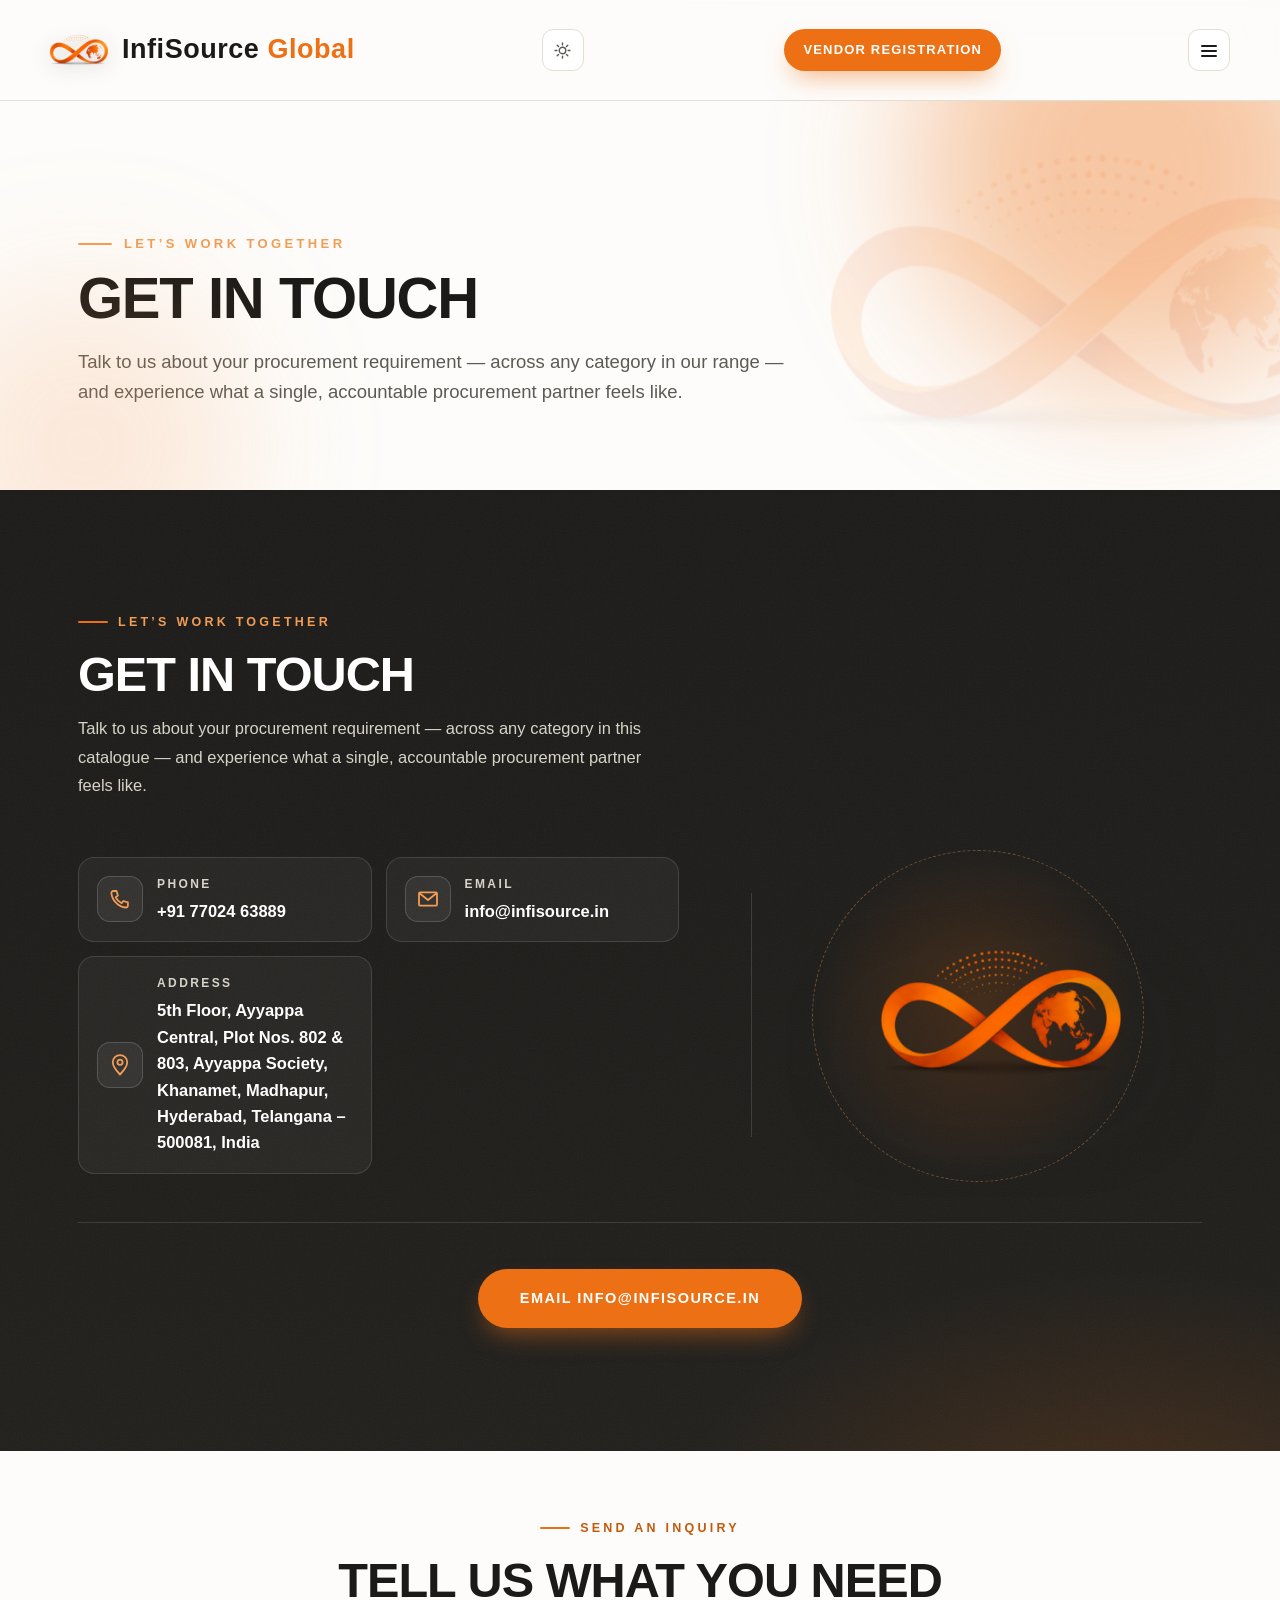
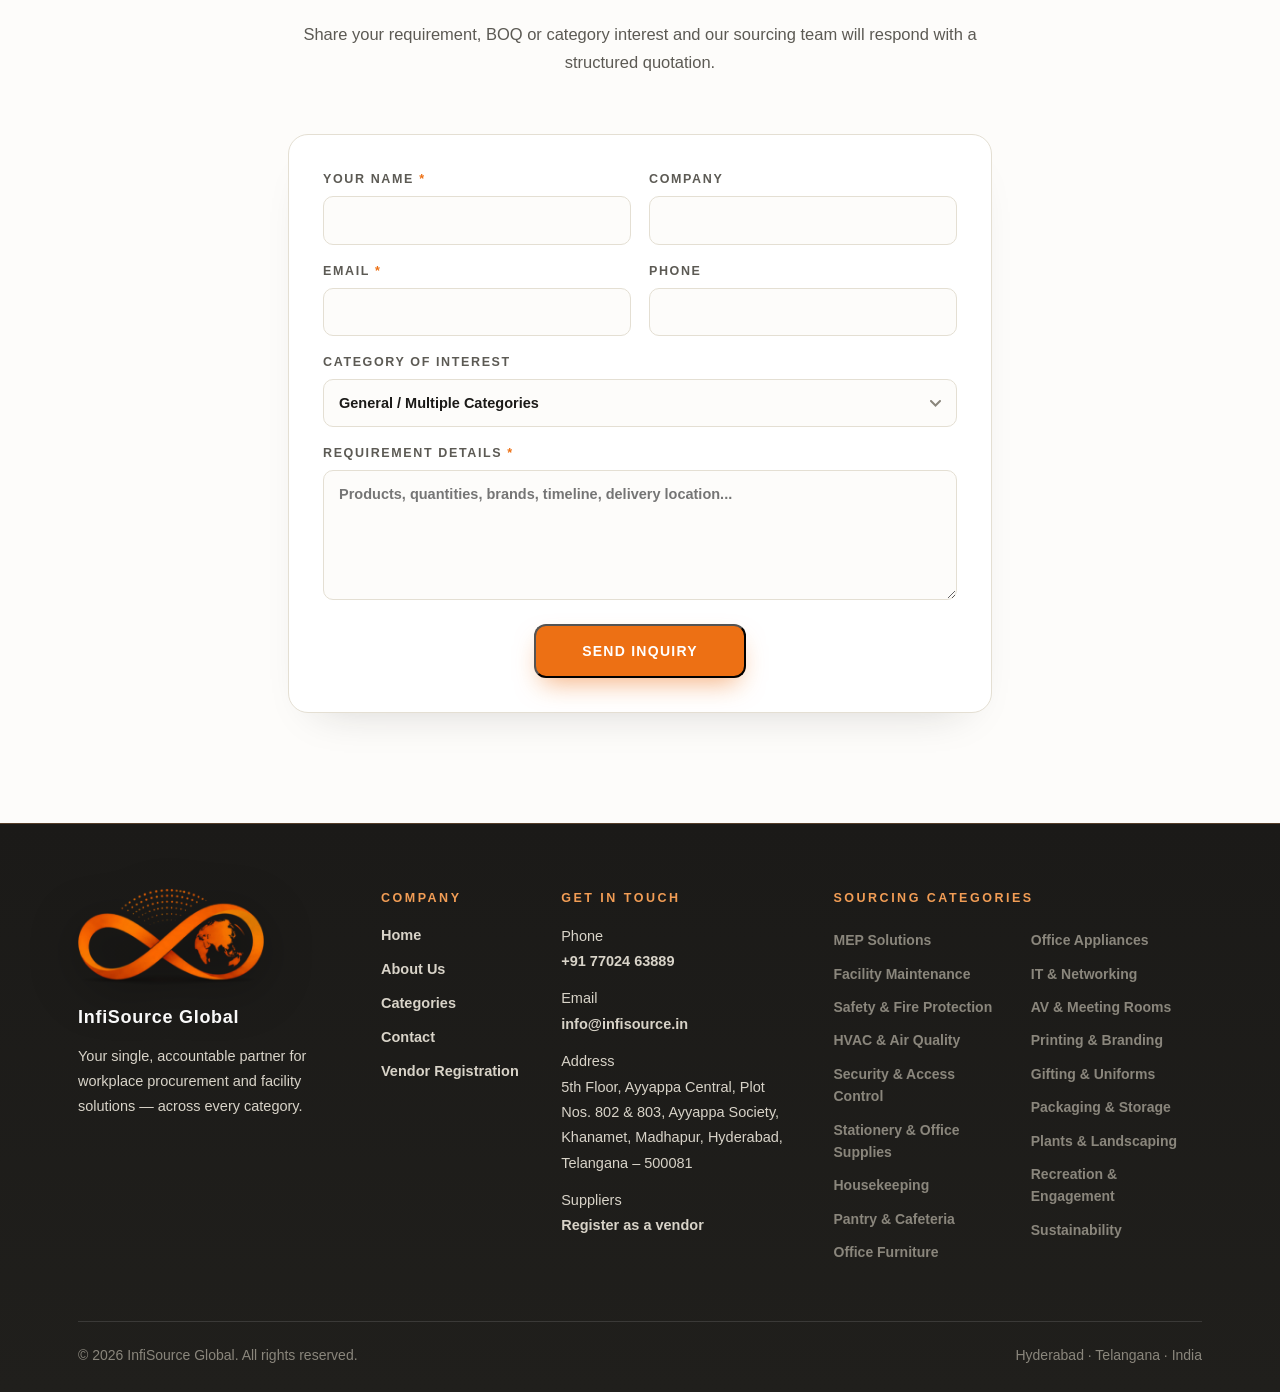
<file: contact.html>
<!DOCTYPE html>
<html lang="en">
<head>
<meta charset="UTF-8">
<meta name="viewport" content="width=device-width, initial-scale=1.0">
<title>Contact Us | InfiSource Global</title>
<meta name="description" content="Contact InfiSource Global - email info@infisource.in, Hyderabad, Telangana. Send your procurement inquiry and our sourcing team will respond.">
<link rel="icon" type="image/png" href="assets/img/favicon.png">
<link rel="stylesheet" href="assets/css/style.css">
<link rel="stylesheet" href="assets/css/polish.css">
<script src="assets/js/night.js"></script>
<script src="assets/js/menu.js"></script>
</head>
<body>
<img src="assets/img/logo.webp" class="pl-src" alt="" hidden>
<header>
  <div class="wrap nav">
    <a class="brand" href="index.html" style="text-decoration:none"><img src="assets/img/logo.webp" alt="InfiSource Global logo"><span>InfiSource <span class="accent">Global</span></span></a>
    <nav class="links">
      <a href="index.html">Home</a>
      <a href="about.html">About</a>
      <a href="services.html">Categories</a>
      <a href="contact.html" class="page-on">Contact</a>
    </nav>
    <a href="vendor.html" class="btn">Vendor Registration</a>
  </div>
</header>
<section class="page-hero"><div class="wrap"><div class="eyebrow">Let&rsquo;s Work Together</div><h1>Get In Touch</h1><p class="lede">Talk to us about your procurement requirement &mdash; across any category in our range &mdash; and experience what a single, accountable procurement partner feels like.</p></div></section><section class="contact-band" id="contact">
  <div class="wrap">
    <div class="section-head" style="max-width:600px;">
      <div class="section-eyebrow" style="color:var(--orange-light);">Let&rsquo;s Work Together</div>
      <h2>Get In Touch</h2>
      <p style="color:var(--grey-300);">Talk to us about your procurement requirement &mdash; across any category in this catalogue &mdash; and experience what a single, accountable procurement partner feels like.</p>
    </div>
    <div class="contact-grid">
      <div class="c-rows"><div class="c-row"><div class="c-ic"><svg viewBox="0 0 24 24" class="ic-svg"><path d="M5.3 4h3.2l1.4 4.6-2.2 1.7a12.5 12.5 0 0 0 5.9 5.9l1.7-2.2 4.6 1.4v3.2c0 1.1-1 2-2.1 1.9C10.5 19.9 4.1 13.5 3.4 6.1 3.3 5 4.2 4 5.3 4z"/></svg></div><div><div class="c-label">Phone</div><div class="c-val"><a href="tel:+917702463889">+91 77024 63889</a></div></div></div><div class="c-row"><div class="c-ic"><svg viewBox="0 0 24 24" class="ic-svg"><rect x="3" y="5.3" width="18" height="13.4" rx="1.3"/><path d="M3.5 6.2 12 13l8.5-6.8"/></svg></div><div><div class="c-label">Email</div><div class="c-val"><a href="mailto:info@infisource.in">info@infisource.in</a></div></div></div><div class="c-row"><div class="c-ic"><svg viewBox="0 0 24 24" class="ic-svg"><path d="M12 21.5S4.8 14.2 4.8 9.3a7.2 7.2 0 1 1 14.4 0c0 4.9-7.2 12.2-7.2 12.2z"/><circle cx="12" cy="9.3" r="2.6"/></svg></div><div><div class="c-label">Address</div><div class="c-val">5th Floor, Ayyappa Central, Plot Nos. 802 &amp; 803, Ayyappa Society, Khanamet, Madhapur, Hyderabad, Telangana &ndash; 500081, India</div></div></div></div>
      <div class="c-mark">
        <img src="assets/img/logo.webp" alt="InfiSource Global logo">

      </div>
    </div>
    <div class="cta-final"><a href="mailto:info@infisource.in" class="btn">Email info@infisource.in</a></div>
  </div>
</section><section id="inquiry" style="padding:clamp(30px,5vw,60px) 0 clamp(72px,9vw,110px);">
  <div class="wrap inq-wrap">
    <div class="section-head" style="text-align:center;">
      <div class="section-eyebrow">Send an Inquiry</div>
      <h2>Tell Us What You Need</h2>
      <p>Share your requirement, BOQ or category interest and our sourcing team will respond with a structured quotation.</p>
    </div>
    <form id="cform" class="inq-card" novalidate>
      <div class="vf-grid">
        <div class="field"><label>Your Name <span class="req">*</span></label><input class="vf-in" type="text" name="name" required autocomplete="name"></div>
        <div class="field"><label>Company</label><input class="vf-in" type="text" name="company" autocomplete="organization"></div>
        <div class="field"><label>Email <span class="req">*</span></label><input class="vf-in" type="email" name="email" required autocomplete="email"></div>
        <div class="field"><label>Phone</label><input class="vf-in" type="tel" name="phone" autocomplete="tel"></div>
        <div class="field full"><label>Category of Interest</label><select class="vf-in" name="category">
          <option>General / Multiple Categories</option>
          <option>MEP Solutions</option>
          <option>Facility Maintenance</option>
          <option>Safety & Fire Protection</option>
          <option>HVAC & Air Quality</option>
          <option>Security & Access Control</option>
          <option>Stationery & Office Supplies</option>
          <option>Housekeeping</option>
          <option>Pantry & Cafeteria</option>
          <option>Office Furniture</option>
          <option>Office Appliances</option>
          <option>IT & Networking</option>
          <option>AV & Meeting Rooms</option>
          <option>Printing & Branding</option>
          <option>Gifting & Uniforms</option>
          <option>Packaging & Storage</option>
          <option>Plants & Landscaping</option>
          <option>Recreation & Engagement</option>
          <option>Sustainability</option>
        </select></div>
        <div class="field full"><label>Requirement Details <span class="req">*</span></label><textarea class="vf-in" name="message" rows="5" required placeholder="Products, quantities, brands, timeline, delivery location..."></textarea></div>
      </div>
      <div style="display:flex;justify-content:center;margin-top:24px;">
        <button type="submit" id="cf-submit" class="btn btn-big">Send Inquiry</button>
      </div>
    </form>
  </div>
</section>
<footer class="site-foot">
  <div class="wrap">
    <div class="foot-grid">
      <div class="foot-brand">
        <img src="assets/img/logo-mark.webp" alt="InfiSource Global logo">
        <div class="fb-name">InfiSource Global</div>
        <p>Your single, accountable partner for workplace procurement and facility solutions &mdash; across every category.</p>
      </div>
      <div>
        <div class="foot-h">Company</div>
        <div class="foot-links">
          <a href="index.html">Home</a>
          <a href="about.html">About Us</a>
          <a href="services.html">Categories</a>
          <a href="contact.html">Contact</a>
          <a href="vendor.html">Vendor Registration</a>
        </div>
      </div>
      <div>
        <div class="foot-h">Sourcing Categories</div>
        <div class="foot-cats">
        <a href="services.html#cat-mep-solutions">MEP Solutions</a>
        <a href="services.html#cat-facility-maintenance">Facility Maintenance</a>
        <a href="services.html#cat-safety-and-fire-protection">Safety & Fire Protection</a>
        <a href="services.html#cat-hvac-and-air-quality">HVAC & Air Quality</a>
        <a href="services.html#cat-security-and-access-control">Security & Access Control</a>
        <a href="services.html#cat-stationery-and-office-supplies">Stationery & Office Supplies</a>
        <a href="services.html#cat-housekeeping">Housekeeping</a>
        <a href="services.html#cat-pantry-and-cafeteria">Pantry & Cafeteria</a>
        <a href="services.html#cat-office-furniture">Office Furniture</a>
        <a href="services.html#cat-office-appliances">Office Appliances</a>
        <a href="services.html#cat-it-and-networking">IT & Networking</a>
        <a href="services.html#cat-av-and-meeting-rooms">AV & Meeting Rooms</a>
        <a href="services.html#cat-printing-and-branding">Printing & Branding</a>
        <a href="services.html#cat-gifting-and-uniforms">Gifting & Uniforms</a>
        <a href="services.html#cat-packaging-and-storage">Packaging & Storage</a>
        <a href="services.html#cat-plants-and-landscaping">Plants & Landscaping</a>
        <a href="services.html#cat-recreation-and-engagement">Recreation & Engagement</a>
        <a href="services.html#cat-sustainability">Sustainability</a>
        </div>
      </div>
      <div class="foot-contact">
        <div class="foot-h">Get In Touch</div>
        <p>Phone<br><a href="tel:+917702463889">+91 77024 63889</a></p>
        <p>Email<br><a href="mailto:info@infisource.in">info@infisource.in</a></p>
        <p>Address<br>5th Floor, Ayyappa Central, Plot Nos. 802 &amp; 803, Ayyappa Society, Khanamet, Madhapur, Hyderabad, Telangana &ndash; 500081</p>
        <p>Suppliers<br><a href="vendor.html">Register as a vendor</a></p>
      </div>
    </div>
    <div class="foot-note">
      <div>&copy; 2026 InfiSource Global. All rights reserved.</div>
      <div>Hyderabad &middot; Telangana &middot; India</div>
    </div>
  </div>
</footer>
<script src="assets/js/config.js"></script>
<script src="assets/js/shared.js"></script>
<script src="assets/js/forms.js"></script>
</body>
</html>
</file>
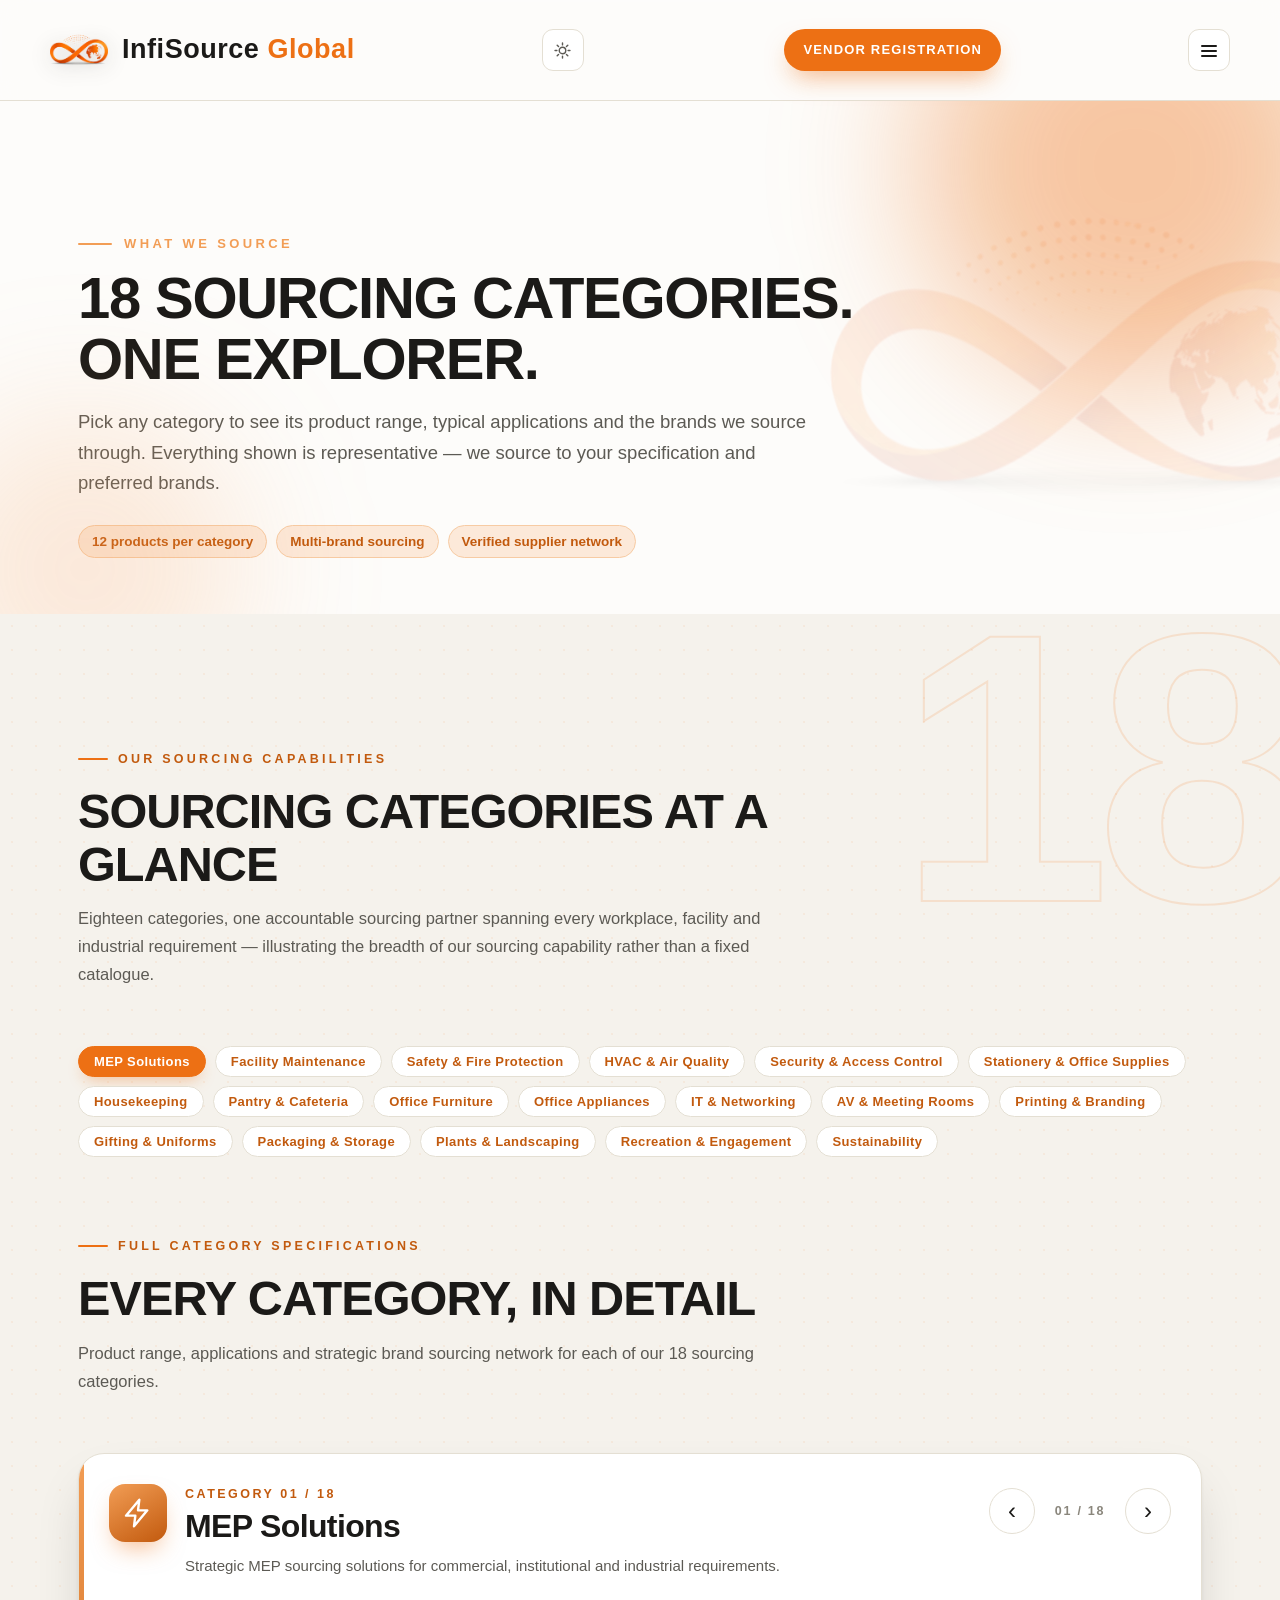
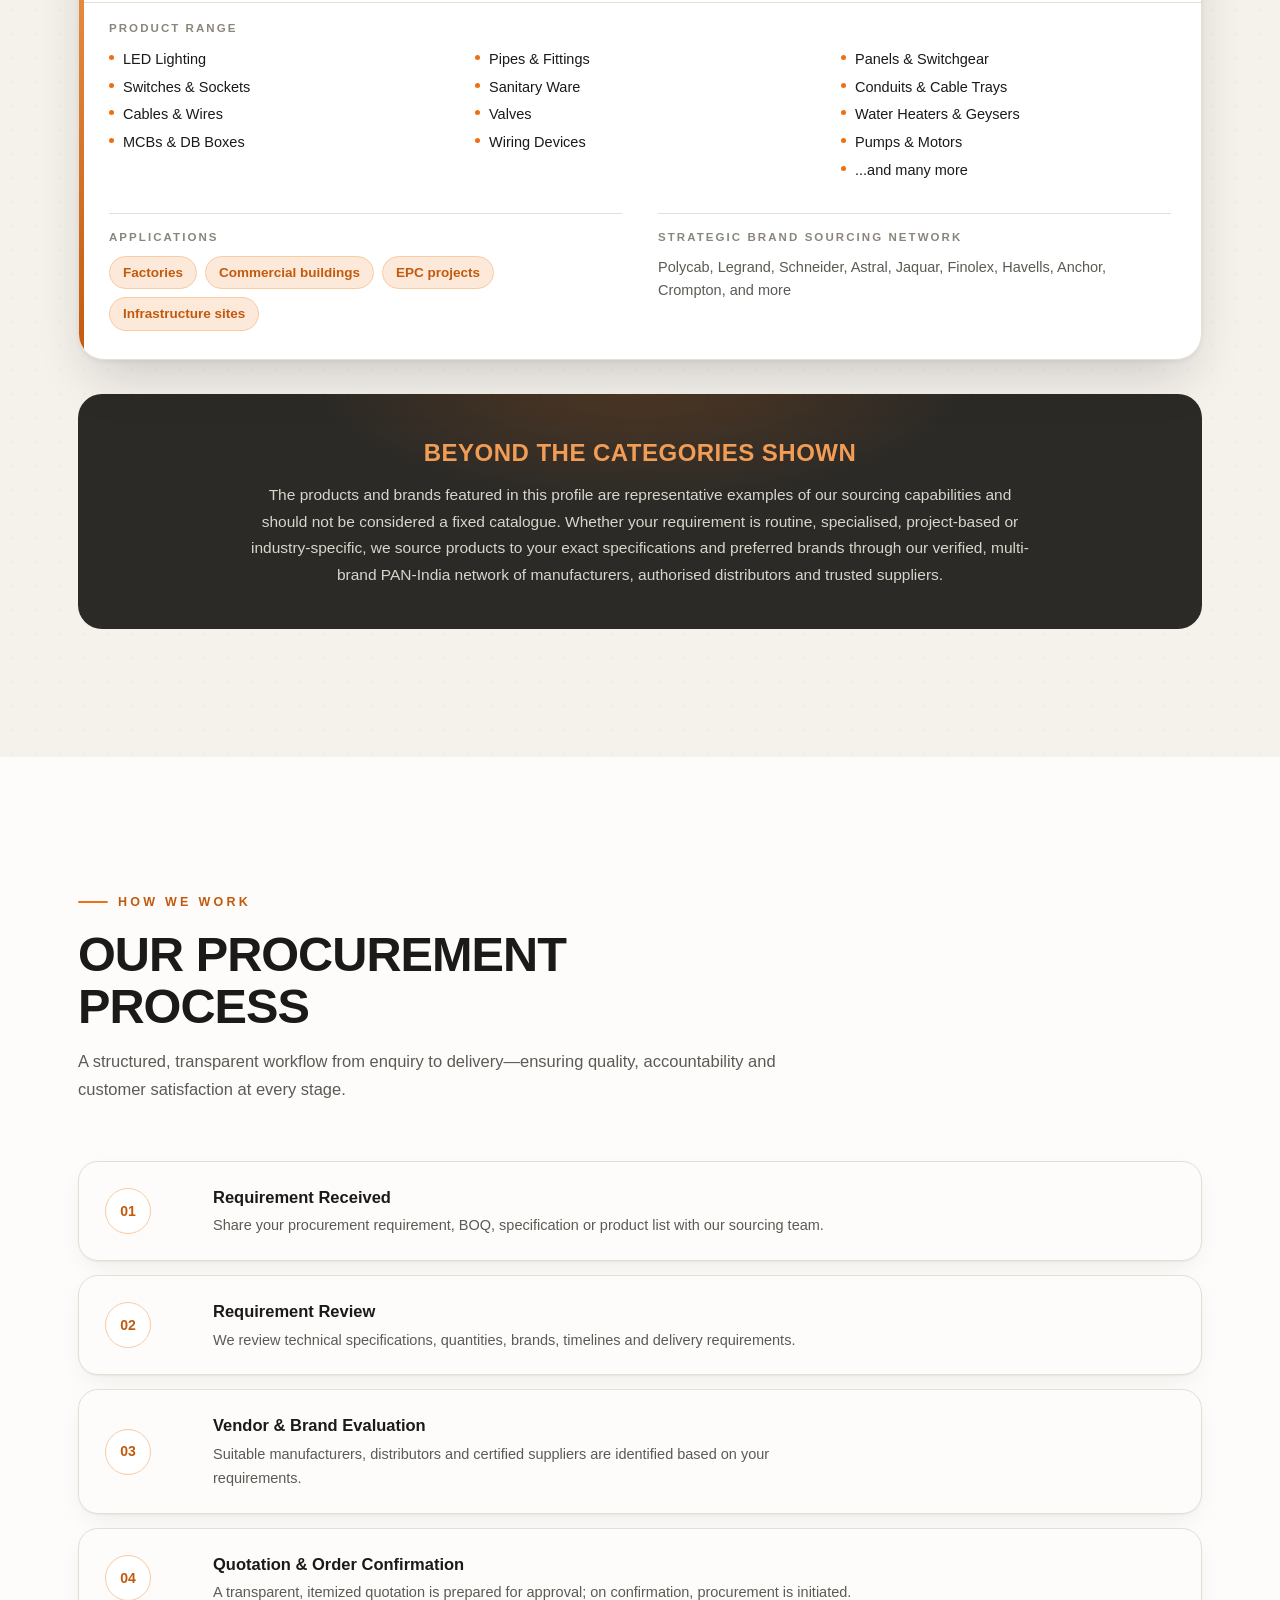
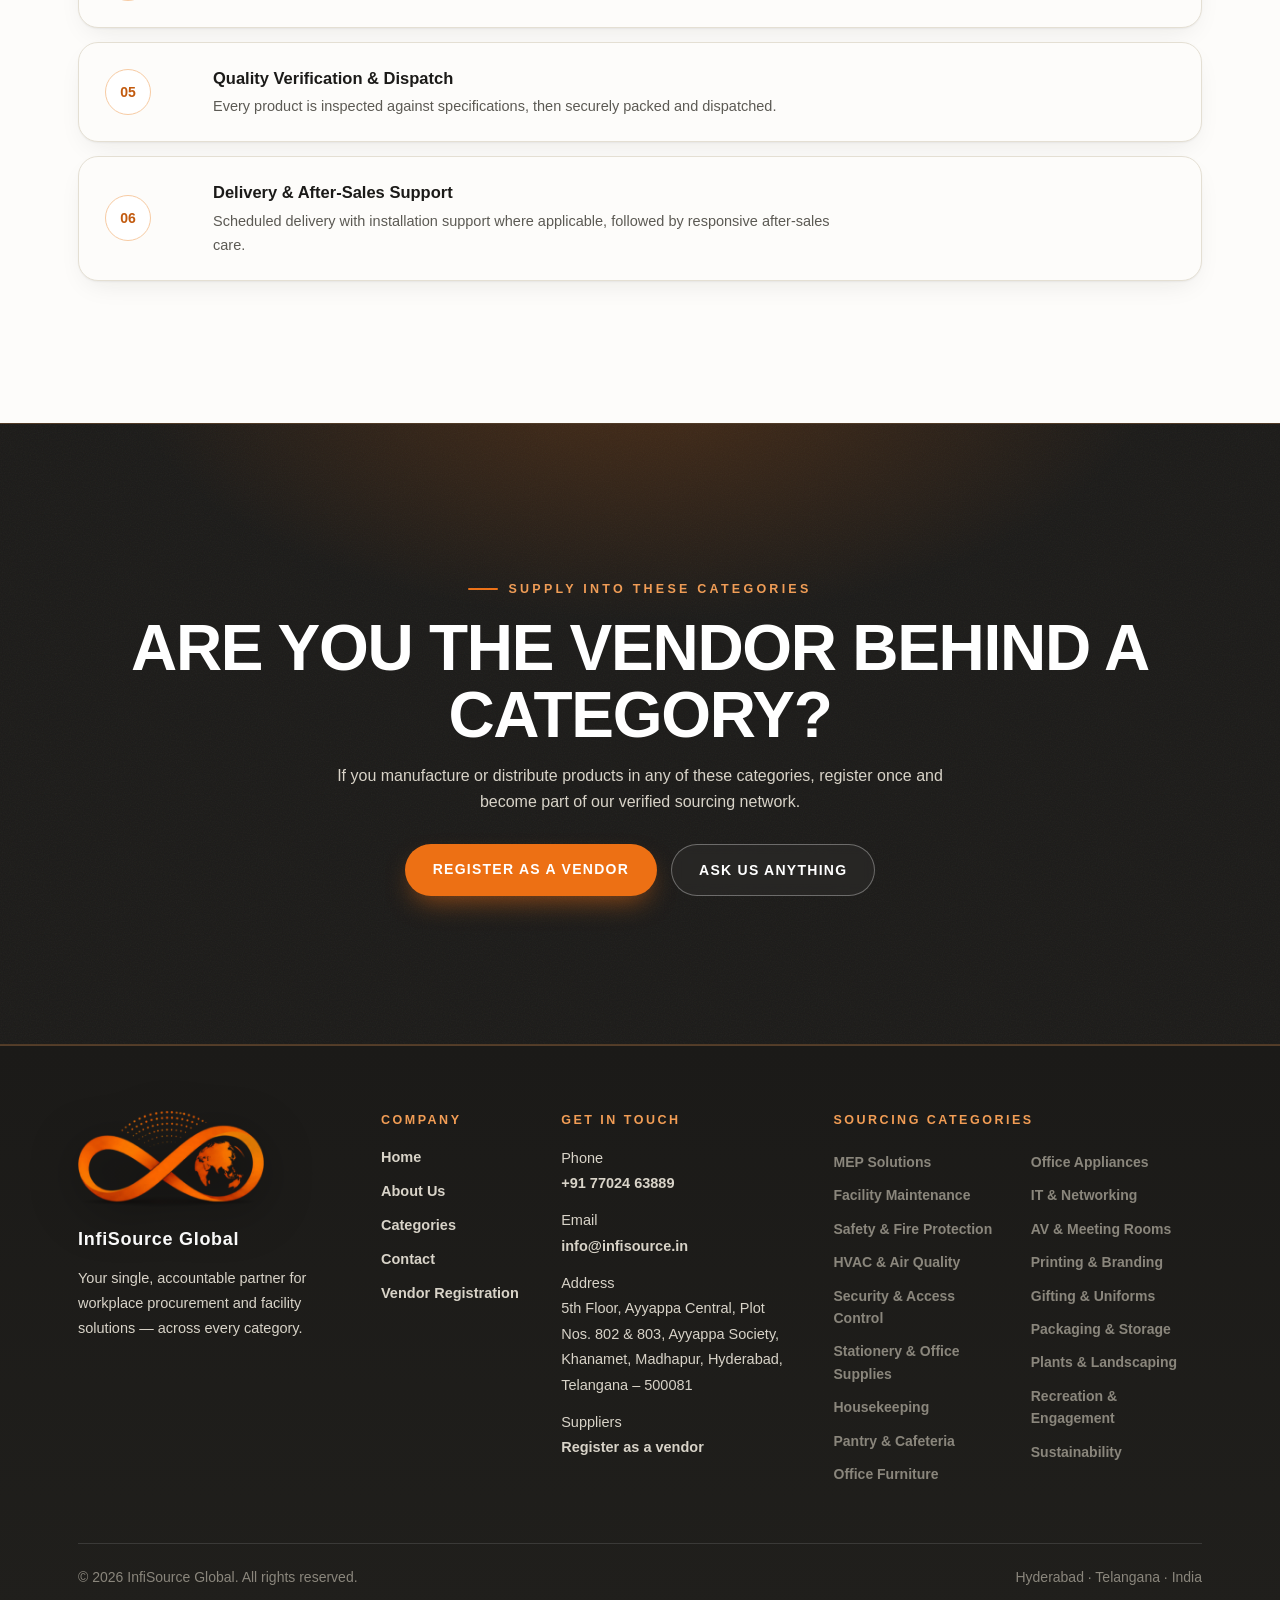
<file: services.html>
<!DOCTYPE html>
<html lang="en">
<head>
<meta charset="UTF-8">
<meta name="viewport" content="width=device-width, initial-scale=1.0">
<title>Sourcing Categories | InfiSource Global</title>
<meta name="description" content="Explore all 18 InfiSource sourcing categories - MEP, facility maintenance, safety, HVAC, security, office supplies, IT, AV, packaging and more - with product ranges and brand networks.">
<link rel="icon" type="image/png" href="assets/img/favicon.png">
<link rel="stylesheet" href="assets/css/style.css">
<link rel="stylesheet" href="assets/css/polish.css">
<script src="assets/js/night.js"></script>
<script src="assets/js/menu.js"></script>
</head>
<body>
<img src="assets/img/logo.webp" class="pl-src" alt="" hidden>
<header>
  <div class="wrap nav">
    <a class="brand" href="index.html" style="text-decoration:none"><img src="assets/img/logo.webp" alt="InfiSource Global logo"><span>InfiSource <span class="accent">Global</span></span></a>
    <nav class="links">
      <a href="index.html">Home</a>
      <a href="about.html">About</a>
      <a href="services.html" class="page-on">Categories</a>
      <a href="contact.html">Contact</a>
    </nav>
    <a href="vendor.html" class="btn">Vendor Registration</a>
  </div>
</header>
<section class="page-hero">
  <div class="wrap">
    <div class="eyebrow">What We Source</div>
    <h1>18 Sourcing Categories. One Explorer.</h1>
    <p class="lede">Pick any category to see its product range, typical applications and the brands we source through. Everything shown is representative &mdash; we source to your specification and preferred brands.</p>
    <div class="badge-row"><span class="pill">12 products per category</span><span class="pill">Multi-brand sourcing</span><span class="pill">Verified supplier network</span></div>
  </div>
</section><section id="categories" class="cats">
  <div class="wrap">
    <div class="section-head">
      <div class="section-eyebrow">Our Sourcing Capabilities</div>
      <h2>Sourcing Categories at a Glance</h2>
      <p>Eighteen categories, one accountable sourcing partner spanning every workplace, facility and industrial requirement &mdash; illustrating the breadth of our sourcing capability rather than a fixed catalogue.</p>
    </div>
    <div class="nav-chips"><button type="button" data-cat="mep-solutions">MEP Solutions</button><button type="button" data-cat="facility-maintenance">Facility Maintenance</button><button type="button" data-cat="safety-and-fire-protection">Safety & Fire Protection</button><button type="button" data-cat="hvac-and-air-quality">HVAC & Air Quality</button><button type="button" data-cat="security-and-access-control">Security & Access Control</button><button type="button" data-cat="stationery-and-office-supplies">Stationery & Office Supplies</button><button type="button" data-cat="housekeeping">Housekeeping</button><button type="button" data-cat="pantry-and-cafeteria">Pantry & Cafeteria</button><button type="button" data-cat="office-furniture">Office Furniture</button><button type="button" data-cat="office-appliances">Office Appliances</button><button type="button" data-cat="it-and-networking">IT & Networking</button><button type="button" data-cat="av-and-meeting-rooms">AV & Meeting Rooms</button><button type="button" data-cat="printing-and-branding">Printing & Branding</button><button type="button" data-cat="gifting-and-uniforms">Gifting & Uniforms</button><button type="button" data-cat="packaging-and-storage">Packaging & Storage</button><button type="button" data-cat="plants-and-landscaping">Plants & Landscaping</button><button type="button" data-cat="recreation-and-engagement">Recreation & Engagement</button><button type="button" data-cat="sustainability">Sustainability</button></div>

    <div class="section-head exp-head-sec">
      <div class="section-eyebrow">Full Category Specifications</div>
      <h2>Every Category, In Detail</h2>
      <p>Product range, applications and strategic brand sourcing network for each of our 18 sourcing categories.</p>
    </div>
    <div class="cat-explorer" id="cat-explorer" tabindex="0" aria-label="Category details">
      <div class="exp-anim">
        <div class="exp-head">
          <div class="exp-ic" id="exp-ic"><svg viewBox="0 0 24 24" class="ic-svg"><path d="M13 2 3 14h7l-1 8 10-12h-7l1-8z"/></svg></div>
          <div class="exp-title">
            <div class="cat-tag" id="exp-tag">Category 01 / 18</div>
            <h3 id="exp-h3">MEP Solutions</h3>
            <p class="cat-desc" id="exp-desc">Strategic MEP sourcing solutions for commercial, institutional and industrial requirements.</p>
          </div>
          <div class="exp-nav">
            <button type="button" class="exp-btn" id="exp-prev" aria-label="Previous category">‹</button>
            <div class="exp-count" id="exp-count">01 / 18</div>
            <button type="button" class="exp-btn" id="exp-next" aria-label="Next category">›</button>
          </div>
        </div>
        <div class="cat-block exp-block">
          <div class="cat-label">Product Range</div>
          <div class="exp-cols" id="exp-items"><ul><li>LED Lighting</li><li>Switches & Sockets</li><li>Cables & Wires</li><li>MCBs & DB Boxes</li></ul><ul><li>Pipes & Fittings</li><li>Sanitary Ware</li><li>Valves</li><li>Wiring Devices</li></ul><ul><li>Panels & Switchgear</li><li>Conduits & Cable Trays</li><li>Water Heaters & Geysers</li><li>Pumps & Motors</li><li>...and many more</li></ul></div>
        </div>
        <div class="exp-meta">
          <div class="cat-block">
            <div class="cat-label">Applications</div>
            <div class="pill-row" id="exp-pills"><span class="pill">Factories</span><span class="pill">Commercial buildings</span><span class="pill">EPC projects</span><span class="pill">Infrastructure sites</span></div>
          </div>
          <div class="cat-block">
            <div class="cat-label">Strategic Brand Sourcing Network</div>
            <div class="brand-line" id="exp-brands">Polycab, Legrand, Schneider, Astral, Jaquar, Finolex, Havells, Anchor, Crompton, and more</div>
          </div>
        </div>
      </div>
    </div>
    <div class="ind-band">
      <h3>Beyond the Categories Shown</h3>
      <p>The products and brands featured in this profile are representative examples of our sourcing capabilities and should not be considered a fixed catalogue. Whether your requirement is routine, specialised, project-based or industry-specific, we source products to your exact specifications and preferred brands through our verified, multi-brand PAN-India network of manufacturers, authorised distributors and trusted suppliers.</p>
    </div>
  </div>
</section>
</section><section id="process">
  <div class="wrap">
    <div class="section-head">
      <div class="section-eyebrow">How We Work</div>
      <h2>Our Procurement Process</h2>
      <p>A structured, transparent workflow from enquiry to delivery&mdash;ensuring quality, accountability and customer satisfaction at every stage.</p>
    </div>
    <div class="process"><div class="p-row"><div class="p-num">01</div><div><h4>Requirement Received</h4><p>Share your procurement requirement, BOQ, specification or product list with our sourcing team.</p></div></div><div class="p-row"><div class="p-num">02</div><div><h4>Requirement Review</h4><p>We review technical specifications, quantities, brands, timelines and delivery requirements.</p></div></div><div class="p-row"><div class="p-num">03</div><div><h4>Vendor & Brand Evaluation</h4><p>Suitable manufacturers, distributors and certified suppliers are identified based on your requirements.</p></div></div><div class="p-row"><div class="p-num">04</div><div><h4>Quotation & Order Confirmation</h4><p>A transparent, itemized quotation is prepared for approval; on confirmation, procurement is initiated.</p></div></div><div class="p-row"><div class="p-num">05</div><div><h4>Quality Verification & Dispatch</h4><p>Every product is inspected against specifications, then securely packed and dispatched.</p></div></div><div class="p-row"><div class="p-num">06</div><div><h4>Delivery & After-Sales Support</h4><p>Scheduled delivery with installation support where applicable, followed by responsive after-sales care.</p></div></div></div>
  </div>
</section><section class="promise band-cta">
  <div class="wrap">
    <div class="section-eyebrow" style="color:var(--orange-light);">Supply Into These Categories</div>
    <h2>Are You the Vendor Behind a Category?</h2>
    <p style="color:var(--grey-300);max-width:640px;margin:14px auto 0;">If you manufacture or distribute products in any of these categories, register once and become part of our verified sourcing network.</p>
    <div class="btn-row">
      <a href="vendor.html" class="btn">Register as a Vendor</a>
      <a href="contact.html" class="btn-outline">Ask Us Anything</a>
    </div>
  </div>
</section>
<footer class="site-foot">
  <div class="wrap">
    <div class="foot-grid">
      <div class="foot-brand">
        <img src="assets/img/logo-mark.webp" alt="InfiSource Global logo">
        <div class="fb-name">InfiSource Global</div>
        <p>Your single, accountable partner for workplace procurement and facility solutions &mdash; across every category.</p>
      </div>
      <div>
        <div class="foot-h">Company</div>
        <div class="foot-links">
          <a href="index.html">Home</a>
          <a href="about.html">About Us</a>
          <a href="services.html">Categories</a>
          <a href="contact.html">Contact</a>
          <a href="vendor.html">Vendor Registration</a>
        </div>
      </div>
      <div>
        <div class="foot-h">Sourcing Categories</div>
        <div class="foot-cats">
        <a href="services.html#cat-mep-solutions">MEP Solutions</a>
        <a href="services.html#cat-facility-maintenance">Facility Maintenance</a>
        <a href="services.html#cat-safety-and-fire-protection">Safety & Fire Protection</a>
        <a href="services.html#cat-hvac-and-air-quality">HVAC & Air Quality</a>
        <a href="services.html#cat-security-and-access-control">Security & Access Control</a>
        <a href="services.html#cat-stationery-and-office-supplies">Stationery & Office Supplies</a>
        <a href="services.html#cat-housekeeping">Housekeeping</a>
        <a href="services.html#cat-pantry-and-cafeteria">Pantry & Cafeteria</a>
        <a href="services.html#cat-office-furniture">Office Furniture</a>
        <a href="services.html#cat-office-appliances">Office Appliances</a>
        <a href="services.html#cat-it-and-networking">IT & Networking</a>
        <a href="services.html#cat-av-and-meeting-rooms">AV & Meeting Rooms</a>
        <a href="services.html#cat-printing-and-branding">Printing & Branding</a>
        <a href="services.html#cat-gifting-and-uniforms">Gifting & Uniforms</a>
        <a href="services.html#cat-packaging-and-storage">Packaging & Storage</a>
        <a href="services.html#cat-plants-and-landscaping">Plants & Landscaping</a>
        <a href="services.html#cat-recreation-and-engagement">Recreation & Engagement</a>
        <a href="services.html#cat-sustainability">Sustainability</a>
        </div>
      </div>
      <div class="foot-contact">
        <div class="foot-h">Get In Touch</div>
        <p>Phone<br><a href="tel:+917702463889">+91 77024 63889</a></p>
        <p>Email<br><a href="mailto:info@infisource.in">info@infisource.in</a></p>
        <p>Address<br>5th Floor, Ayyappa Central, Plot Nos. 802 &amp; 803, Ayyappa Society, Khanamet, Madhapur, Hyderabad, Telangana &ndash; 500081</p>
        <p>Suppliers<br><a href="vendor.html">Register as a vendor</a></p>
      </div>
    </div>
    <div class="foot-note">
      <div>&copy; 2026 InfiSource Global. All rights reserved.</div>
      <div>Hyderabad &middot; Telangana &middot; India</div>
    </div>
  </div>
</footer>
<script src="assets/js/config.js"></script>
<script src="assets/js/shared.js"></script>
<script src="assets/js/data.js"></script>
<script src="assets/js/explorer.js"></script>
</body>
</html>
</file>
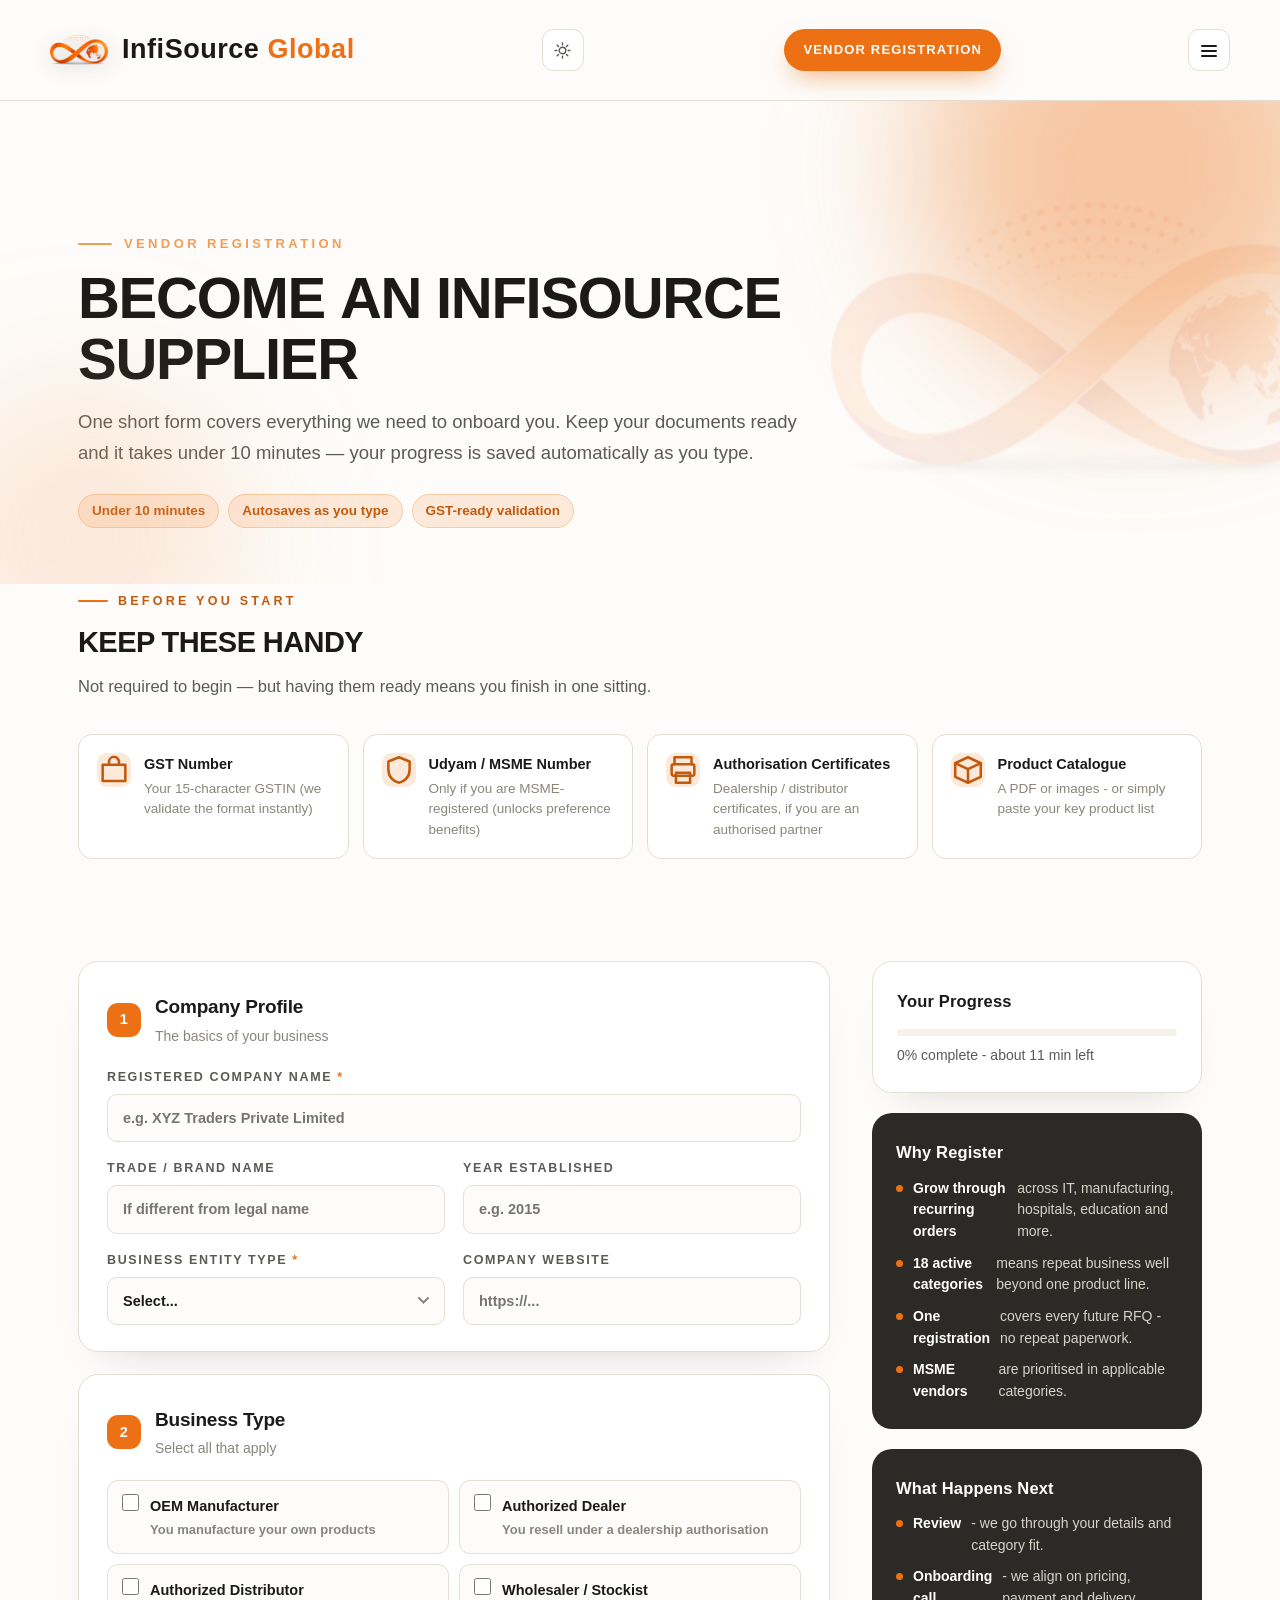
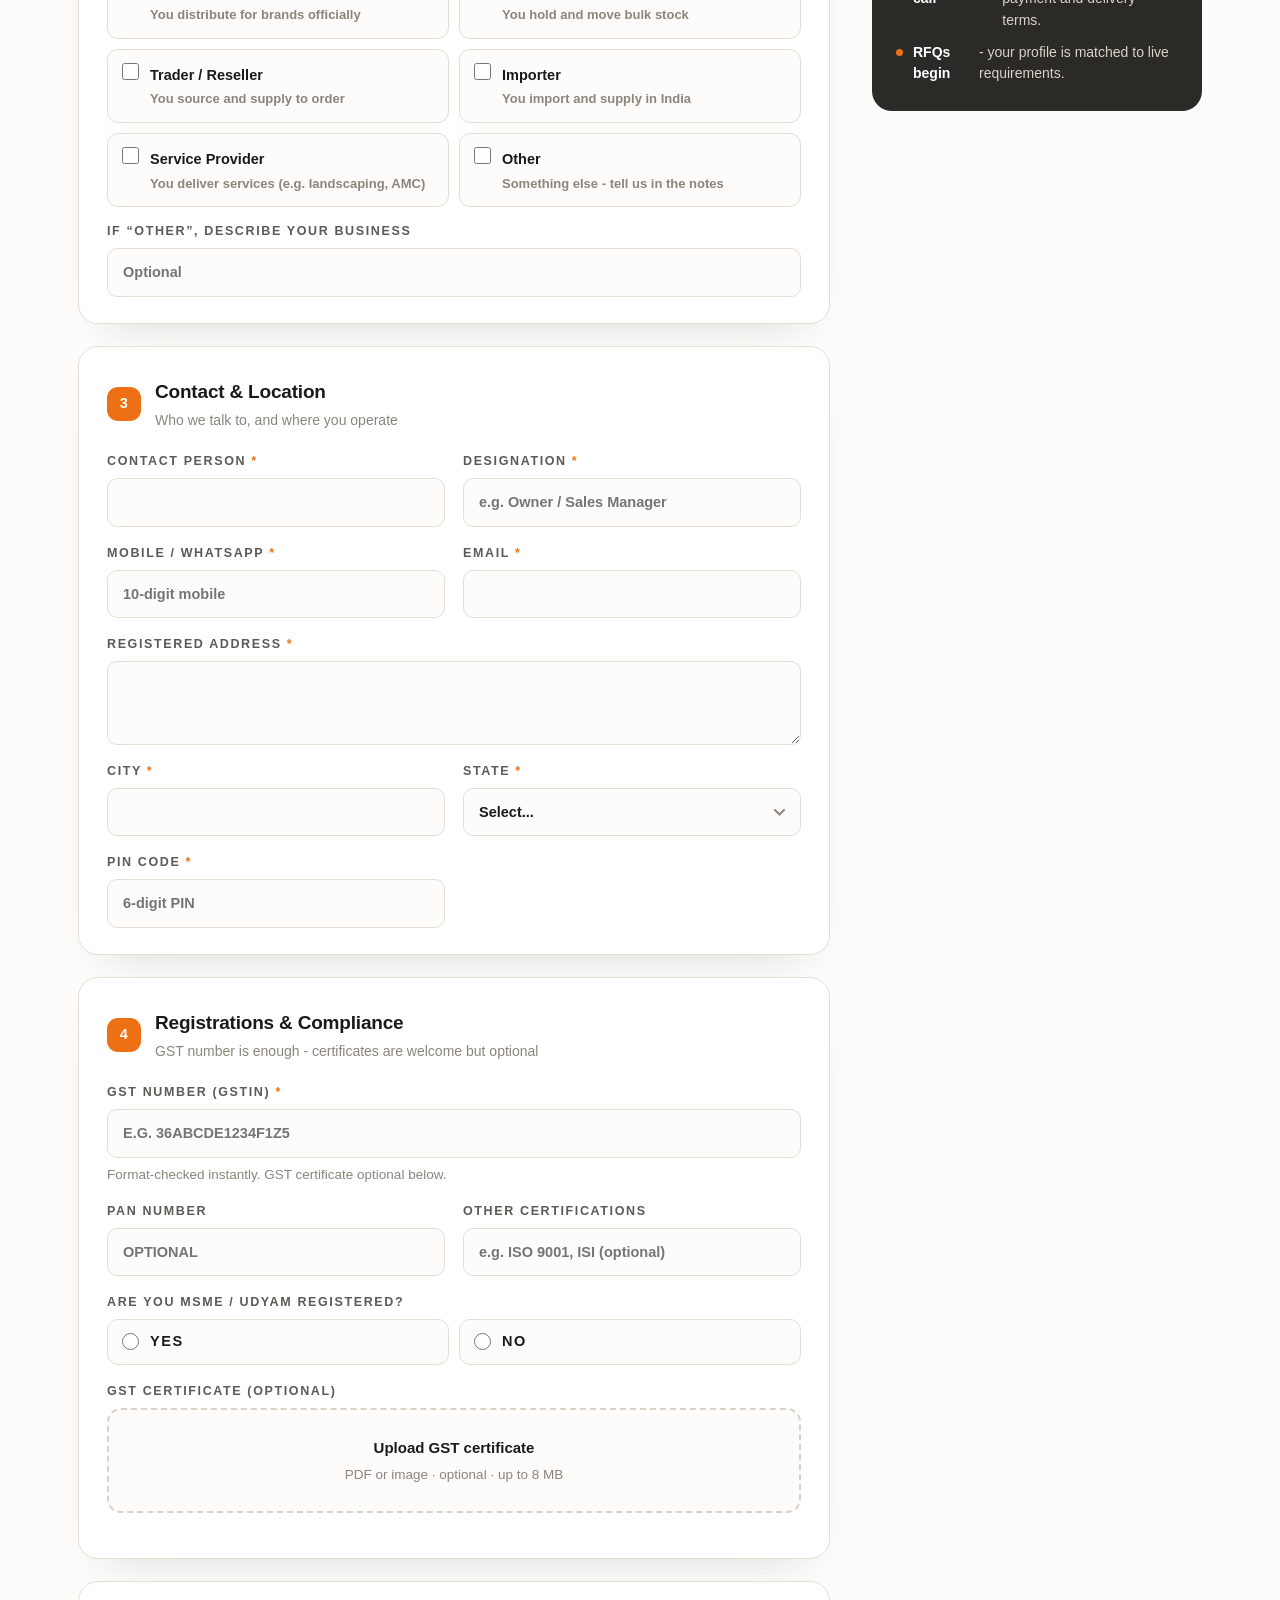
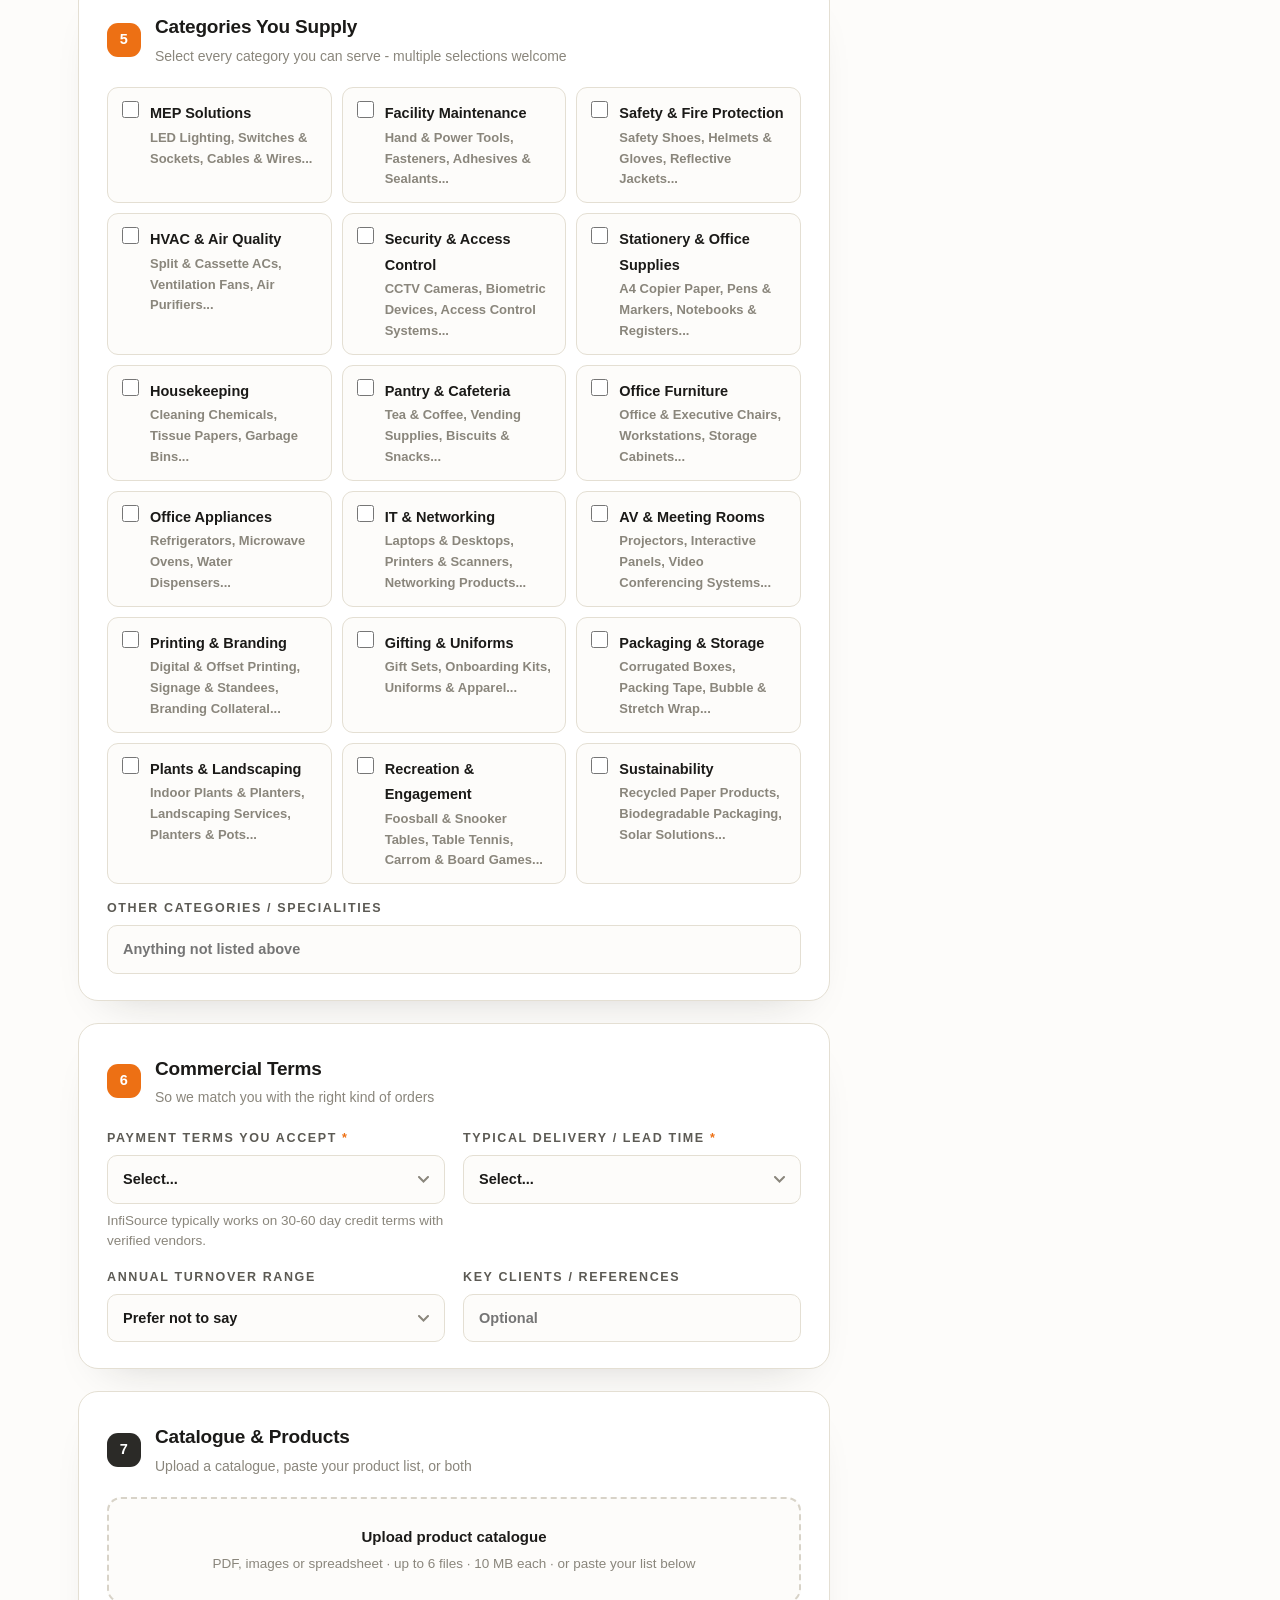
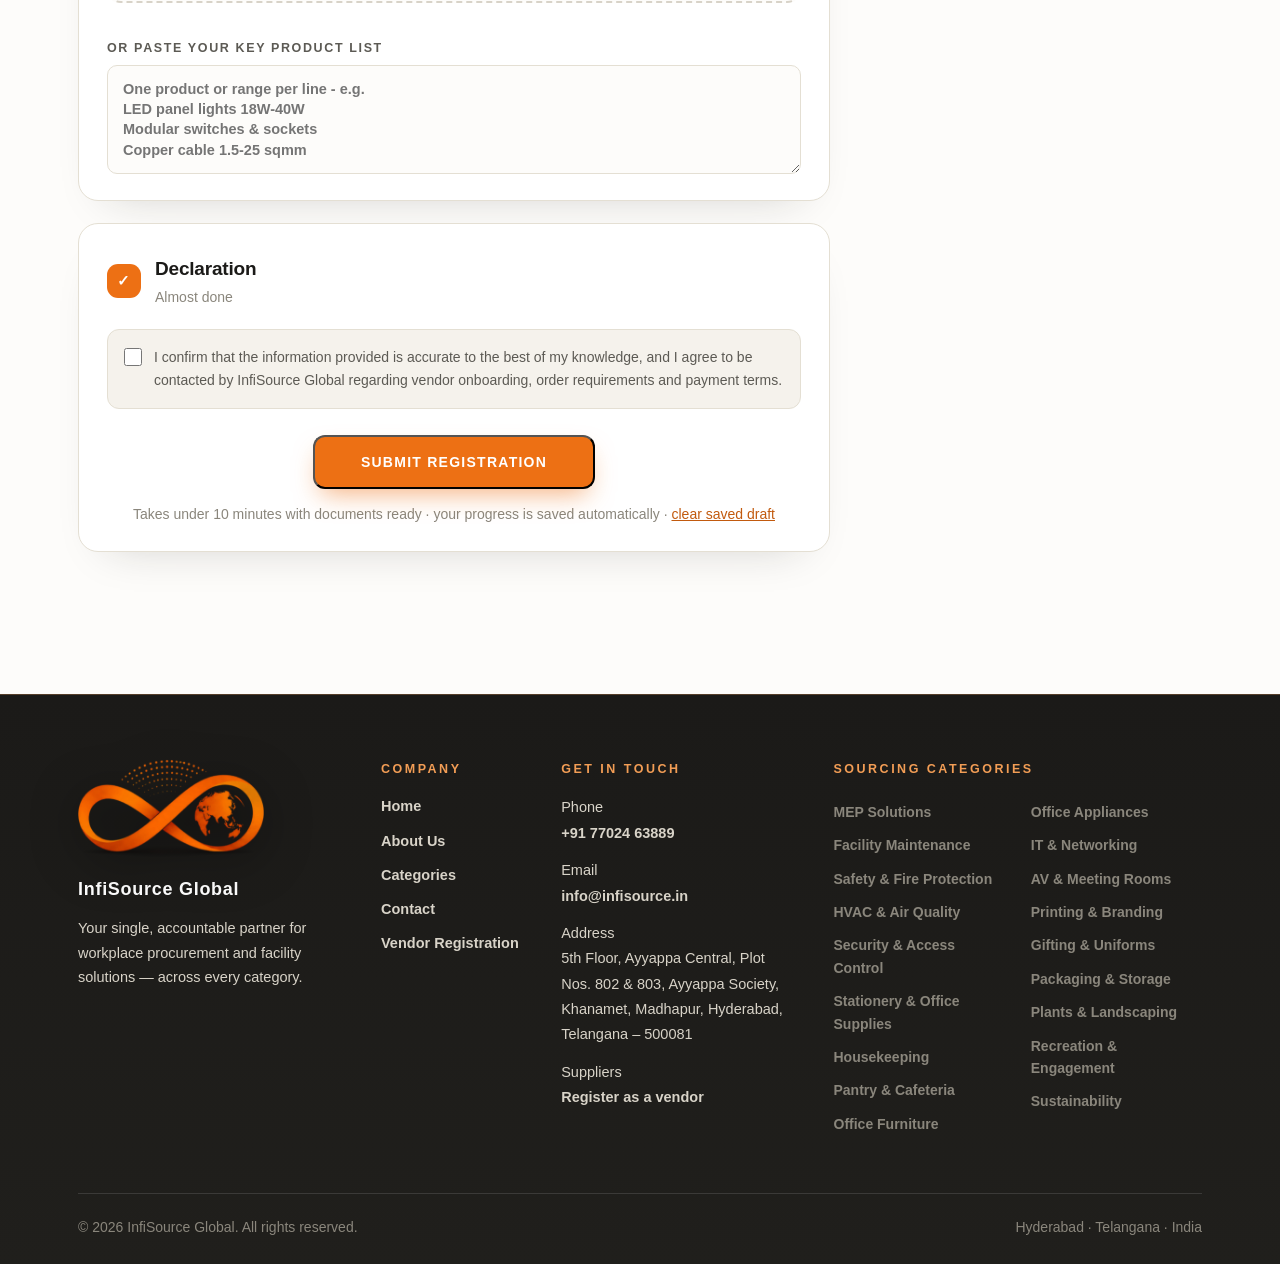
<file: vendor.html>
<!DOCTYPE html>
<html lang="en">
<head>
<meta charset="UTF-8">
<meta name="viewport" content="width=device-width, initial-scale=1.0">
<title>Vendor Registration | InfiSource Global</title>
<meta name="description" content="Register as a vendor with InfiSource Global - one 10-minute form covering GST, MSME, categories served, payment terms and your product catalogue.">
<link rel="icon" type="image/png" href="assets/img/favicon.png">
<link rel="stylesheet" href="assets/css/style.css">
<link rel="stylesheet" href="assets/css/polish.css">
<script src="assets/js/night.js"></script>
<script src="assets/js/menu.js"></script>
</head>
<body class="vendor-page">
<img src="assets/img/logo.webp" class="pl-src" alt="" hidden>
<header>
  <div class="wrap nav">
    <a class="brand" href="index.html" style="text-decoration:none"><img src="assets/img/logo.webp" alt="InfiSource Global logo"><span>InfiSource <span class="accent">Global</span></span></a>
    <nav class="links">
      <a href="index.html">Home</a>
      <a href="about.html">About</a>
      <a href="services.html">Categories</a>
      <a href="contact.html">Contact</a>
    </nav>
    <a href="vendor.html" class="btn">Vendor Registration</a>
  </div>
</header>
<section class="page-hero">
  <div class="wrap">
    <div class="eyebrow">Vendor Registration</div>
    <h1>Become an InfiSource Supplier</h1>
    <p class="lede">One short form covers everything we need to onboard you. Keep your documents ready and it takes under 10 minutes &mdash; your progress is saved automatically as you type.</p>
    <div class="badge-row"><span class="pill">Under 10 minutes</span><span class="pill">Autosaves as you type</span><span class="pill">GST-ready validation</span></div>
  </div>
</section>

<section id="ready" style="padding:0 0 clamp(40px,6vw,64px);">
  <div class="wrap">
    <div class="section-head" style="margin-bottom:0;">
      <div class="section-eyebrow">Before You Start</div>
      <h2 style="font-size:clamp(23px,2.6vw,29px);">Keep These Handy</h2>
      <p style="max-width:620px;">Not required to begin &mdash; but having them ready means you finish in one sitting.</p>
    </div>
    <div class="ready-grid">
      <div class="r-item"><div class="ri"><svg viewBox="0 0 24 24" class="ic-svg"><path d="M4 8.3h16v11.4H4z"/><path d="M8.5 8.3V6.2a3.5 3.5 0 0 1 7 0v2.1"/></svg></div><div><b>GST Number</b><span>Your 15-character GSTIN (we validate the format instantly)</span></div></div>
      <div class="r-item"><div class="ri"><svg viewBox="0 0 24 24" class="ic-svg"><path d="M12 3l7.5 3v5.6c0 5.1-3.4 8.6-7.5 9.4-4.1-.8-7.5-4.3-7.5-9.4V6l7.5-3z"/></svg></div><div><b>Udyam / MSME Number</b><span>Only if you are MSME-registered (unlocks preference benefits)</span></div></div>
      <div class="r-item"><div class="ri"><svg viewBox="0 0 24 24" class="ic-svg"><path d="M6 8V3h12v5"/><rect x="4" y="8" width="16" height="8" rx="1.3"/><rect x="7" y="14" width="10" height="7"/></svg></div><div><b>Authorisation Certificates</b><span>Dealership / distributor certificates, if you are an authorised partner</span></div></div>
      <div class="r-item"><div class="ri"><svg viewBox="0 0 24 24" class="ic-svg"><path d="M3 7.2 12 3l9 4.2-9 4.2-9-4.2z"/><path d="M3 7.2v9.6L12 21l9-4.2V7.2"/><path d="M12 11.4V21"/></svg></div><div><b>Product Catalogue</b><span>A PDF or images - or simply paste your key product list</span></div></div>
    </div>
  </div>
</section><section id="register" style="padding:clamp(10px,3vw,40px) 0 clamp(80px,10vw,120px);">
  <div class="wrap">
    <div class="vf-layout">
      <div>
        <div id="vf-success" class="vf-success">
          <div class="ok"><svg viewBox="0 0 24 24" style="width:36px;height:36px;stroke:currentColor;fill:none;stroke-width:2.4;stroke-linecap:round;stroke-linejoin:round"><path d="M4.5 12.5l5 5L19.5 6.5"/></svg></div>
          <h2>Registration Received</h2>
          <p id="vf-succ-note">Thank you for registering with InfiSource Global. Our team has received your details and will reach out with next steps.</p>
          <div class="btn-row">
            <a href="index.html" class="btn">Back to Home</a>
            <a href="services.html" class="btn-outline on-light">Explore Our Categories</a>
          </div>
        </div>
        <form id="vform" novalidate>

          <div class="vf-card">
            <div class="vf-step-h"><div class="n">1</div><div><h3>Company Profile</h3><div class="t">The basics of your business</div></div></div>
            <div class="vf-grid">
              <div class="field full"><label>Registered Company Name <span class="req">*</span></label><input class="vf-in" type="text" name="company_name" required autocomplete="organization" placeholder="e.g. XYZ Traders Private Limited"></div>
              <div class="field"><label>Trade / Brand Name</label><input class="vf-in" type="text" name="brand_name" placeholder="If different from legal name"></div>
              <div class="field"><label>Year Established</label><input class="vf-in" type="number" name="year_est" min="1900" max="2026" placeholder="e.g. 2015"></div>
              <div class="field"><label>Business Entity Type <span class="req">*</span></label>
                <select class="vf-in" name="entity_type" required>
                  <option value="">Select...</option>
                  <option>Proprietorship</option><option>Partnership</option><option>Private Limited</option>
                  <option>Public Limited</option><option>LLP</option><option>Other</option>
                </select></div>
              <div class="field"><label>Company Website</label><input class="vf-in" type="text" name="website" placeholder="https://..."></div>
            </div>
          </div>

          <div class="vf-card">
            <div class="vf-step-h"><div class="n">2</div><div><h3>Business Type</h3><div class="t">Select all that apply</div></div></div>
            <div class="checks">
            <label class="chk"><input type="checkbox" name="business_types" value="OEM Manufacturer"><span><span class="cl">OEM Manufacturer</span><span class="cs">You manufacture your own products</span></span></label>
            <label class="chk"><input type="checkbox" name="business_types" value="Authorized Dealer"><span><span class="cl">Authorized Dealer</span><span class="cs">You resell under a dealership authorisation</span></span></label>
            <label class="chk"><input type="checkbox" name="business_types" value="Authorized Distributor"><span><span class="cl">Authorized Distributor</span><span class="cs">You distribute for brands officially</span></span></label>
            <label class="chk"><input type="checkbox" name="business_types" value="Wholesaler / Stockist"><span><span class="cl">Wholesaler / Stockist</span><span class="cs">You hold and move bulk stock</span></span></label>
            <label class="chk"><input type="checkbox" name="business_types" value="Trader / Reseller"><span><span class="cl">Trader / Reseller</span><span class="cs">You source and supply to order</span></span></label>
            <label class="chk"><input type="checkbox" name="business_types" value="Importer"><span><span class="cl">Importer</span><span class="cs">You import and supply in India</span></span></label>
            <label class="chk"><input type="checkbox" name="business_types" value="Service Provider"><span><span class="cl">Service Provider</span><span class="cs">You deliver services (e.g. landscaping, AMC)</span></span></label>
            <label class="chk"><input type="checkbox" name="business_types" value="Other"><span><span class="cl">Other</span><span class="cs">Something else - tell us in the notes</span></span></label>
            </div>
            <div class="field full" style="margin-top:14px;"><label>If &ldquo;Other&rdquo;, describe your business</label><input class="vf-in" type="text" name="business_other" placeholder="Optional"></div>
          </div>

          <div class="vf-card">
            <div class="vf-step-h"><div class="n">3</div><div><h3>Contact & Location</h3><div class="t">Who we talk to, and where you operate</div></div></div>
            <div class="vf-grid">
              <div class="field"><label>Contact Person <span class="req">*</span></label><input class="vf-in" type="text" name="contact_name" required autocomplete="name"></div>
              <div class="field"><label>Designation <span class="req">*</span></label><input class="vf-in" type="text" name="designation" required placeholder="e.g. Owner / Sales Manager"></div>
              <div class="field"><label>Mobile / WhatsApp <span class="req">*</span></label><input class="vf-in" type="tel" name="mobile" required autocomplete="tel" placeholder="10-digit mobile"></div>
              <div class="field"><label>Email <span class="req">*</span></label><input class="vf-in" type="email" name="email" required autocomplete="email"></div>
              <div class="field full"><label>Registered Address <span class="req">*</span></label><textarea class="vf-in" name="address" rows="2" required autocomplete="street-address"></textarea></div>
              <div class="field"><label>City <span class="req">*</span></label><input class="vf-in" type="text" name="city" required></div>
              <div class="field"><label>State <span class="req">*</span></label>
                <select class="vf-in" name="state" required><option value="">Select...</option>
<option>Andhra Pradesh</option>
<option>Arunachal Pradesh</option>
<option>Assam</option>
<option>Bihar</option>
<option>Chhattisgarh</option>
<option>Delhi</option>
<option>Goa</option>
<option>Gujarat</option>
<option>Haryana</option>
<option>Himachal Pradesh</option>
<option>Jammu & Kashmir</option>
<option>Jharkhand</option>
<option>Karnataka</option>
<option>Kerala</option>
<option>Madhya Pradesh</option>
<option>Maharashtra</option>
<option>Manipur</option>
<option>Meghalaya</option>
<option>Mizoram</option>
<option>Nagaland</option>
<option>Odisha</option>
<option>Puducherry</option>
<option>Punjab</option>
<option>Rajasthan</option>
<option>Sikkim</option>
<option>Tamil Nadu</option>
<option>Telangana</option>
<option>Tripura</option>
<option>Uttar Pradesh</option>
<option>Uttarakhand</option>
<option>West Bengal</option>
<option>Other</option>
                </select></div>
              <div class="field"><label>PIN Code <span class="req">*</span></label><input class="vf-in" type="text" name="pincode" required inputmode="numeric" maxlength="6" placeholder="6-digit PIN"></div>
            </div>
          </div>

          <div class="vf-card">
            <div class="vf-step-h"><div class="n">4</div><div><h3>Registrations & Compliance</h3><div class="t">GST number is enough - certificates are welcome but optional</div></div></div>
            <div class="vf-grid">
              <div class="field full"><label>GST Number (GSTIN) <span class="req">*</span></label>
                <input class="vf-in" type="text" name="gstin" id="gstin" required maxlength="15" placeholder="e.g. 36ABCDE1234F1Z5" style="text-transform:uppercase">
                <span class="hint">Format-checked instantly. GST certificate optional below.</span></div>
              <div class="field"><label>PAN Number</label><input class="vf-in" type="text" name="pan" maxlength="10" placeholder="Optional" style="text-transform:uppercase"></div>
              <div class="field"><label>Other Certifications</label><input class="vf-in" type="text" name="other_certs" placeholder="e.g. ISO 9001, ISI (optional)"></div>
              <div class="field full"><label>Are you MSME / Udyam registered?</label>
                <div class="radio-row">
                  <label class="chk"><input type="radio" name="msme" value="Yes" id="msme_yes"><span class="cl">Yes</span></label>
                  <label class="chk"><input type="radio" name="msme" value="No"><span class="cl">No</span></label>
                </div></div>
              <div class="field full" id="msme-block" style="display:none;">
                <label>Udyam Registration Number</label><input class="vf-in" type="text" name="udyam_no" placeholder="e.g. UDYAM-XX-00-0000000">
                <div class="file-list-wrap" style="margin-top:9px;">
                  <div class="file-zone" id="msme-zone"><div class="fz-t">Upload MSME / Udyam certificate</div><div class="fz-s">PDF or image &middot; optional &middot; up to 8 MB</div></div>
                  <div class="file-list" id="msme-list"></div>
                </div>
              </div>
              <div class="field full" id="deal-block" style="display:none;">
                <label>Authorised Dealer / Distributor Certificate</label>
                <div class="file-zone" id="deal-zone"><div class="fz-t">Upload authorisation certificate</div><div class="fz-s">PDF or image &middot; for dealers & distributors &middot; up to 8 MB</div></div>
                <div class="file-list" id="deal-list"></div>
              </div>
              <div class="field full">
                <label>GST Certificate (optional)</label>
                <div class="file-zone" id="gstc-zone"><div class="fz-t">Upload GST certificate</div><div class="fz-s">PDF or image &middot; optional &middot; up to 8 MB</div></div>
                <div class="file-list" id="gstc-list"></div>
              </div>
            </div>
          </div>

          <div class="vf-card">
            <div class="vf-step-h"><div class="n">5</div><div><h3>Categories You Supply</h3><div class="t">Select every category you can serve - multiple selections welcome</div></div></div>
            <div class="checks three">
            <label class="chk"><input type="checkbox" name="categories" value="mep-solutions"><span><span class="cl">MEP Solutions</span><span class="cs">LED Lighting, Switches & Sockets, Cables & Wires...</span></span></label>
            <label class="chk"><input type="checkbox" name="categories" value="facility-maintenance"><span><span class="cl">Facility Maintenance</span><span class="cs">Hand & Power Tools, Fasteners, Adhesives & Sealants...</span></span></label>
            <label class="chk"><input type="checkbox" name="categories" value="safety-and-fire-protection"><span><span class="cl">Safety & Fire Protection</span><span class="cs">Safety Shoes, Helmets & Gloves, Reflective Jackets...</span></span></label>
            <label class="chk"><input type="checkbox" name="categories" value="hvac-and-air-quality"><span><span class="cl">HVAC & Air Quality</span><span class="cs">Split & Cassette ACs, Ventilation Fans, Air Purifiers...</span></span></label>
            <label class="chk"><input type="checkbox" name="categories" value="security-and-access-control"><span><span class="cl">Security & Access Control</span><span class="cs">CCTV Cameras, Biometric Devices, Access Control Systems...</span></span></label>
            <label class="chk"><input type="checkbox" name="categories" value="stationery-and-office-supplies"><span><span class="cl">Stationery & Office Supplies</span><span class="cs">A4 Copier Paper, Pens & Markers, Notebooks & Registers...</span></span></label>
            <label class="chk"><input type="checkbox" name="categories" value="housekeeping"><span><span class="cl">Housekeeping</span><span class="cs">Cleaning Chemicals, Tissue Papers, Garbage Bins...</span></span></label>
            <label class="chk"><input type="checkbox" name="categories" value="pantry-and-cafeteria"><span><span class="cl">Pantry & Cafeteria</span><span class="cs">Tea & Coffee, Vending Supplies, Biscuits & Snacks...</span></span></label>
            <label class="chk"><input type="checkbox" name="categories" value="office-furniture"><span><span class="cl">Office Furniture</span><span class="cs">Office & Executive Chairs, Workstations, Storage Cabinets...</span></span></label>
            <label class="chk"><input type="checkbox" name="categories" value="office-appliances"><span><span class="cl">Office Appliances</span><span class="cs">Refrigerators, Microwave Ovens, Water Dispensers...</span></span></label>
            <label class="chk"><input type="checkbox" name="categories" value="it-and-networking"><span><span class="cl">IT & Networking</span><span class="cs">Laptops & Desktops, Printers & Scanners, Networking Products...</span></span></label>
            <label class="chk"><input type="checkbox" name="categories" value="av-and-meeting-rooms"><span><span class="cl">AV & Meeting Rooms</span><span class="cs">Projectors, Interactive Panels, Video Conferencing Systems...</span></span></label>
            <label class="chk"><input type="checkbox" name="categories" value="printing-and-branding"><span><span class="cl">Printing & Branding</span><span class="cs">Digital & Offset Printing, Signage & Standees, Branding Collateral...</span></span></label>
            <label class="chk"><input type="checkbox" name="categories" value="gifting-and-uniforms"><span><span class="cl">Gifting & Uniforms</span><span class="cs">Gift Sets, Onboarding Kits, Uniforms & Apparel...</span></span></label>
            <label class="chk"><input type="checkbox" name="categories" value="packaging-and-storage"><span><span class="cl">Packaging & Storage</span><span class="cs">Corrugated Boxes, Packing Tape, Bubble & Stretch Wrap...</span></span></label>
            <label class="chk"><input type="checkbox" name="categories" value="plants-and-landscaping"><span><span class="cl">Plants & Landscaping</span><span class="cs">Indoor Plants & Planters, Landscaping Services, Planters & Pots...</span></span></label>
            <label class="chk"><input type="checkbox" name="categories" value="recreation-and-engagement"><span><span class="cl">Recreation & Engagement</span><span class="cs">Foosball & Snooker Tables, Table Tennis, Carrom & Board Games...</span></span></label>
            <label class="chk"><input type="checkbox" name="categories" value="sustainability"><span><span class="cl">Sustainability</span><span class="cs">Recycled Paper Products, Biodegradable Packaging, Solar Solutions...</span></span></label>
            </div>
            <div class="field full" style="margin-top:14px;"><label>Other categories / specialities</label><input class="vf-in" type="text" name="other_categories" placeholder="Anything not listed above"></div>
          </div>

          <div class="vf-card">
            <div class="vf-step-h"><div class="n">6</div><div><h3>Commercial Terms</h3><div class="t">So we match you with the right kind of orders</div></div></div>
            <div class="vf-grid">
              <div class="field"><label>Payment Terms You Accept <span class="req">*</span></label>
                <select class="vf-in" name="payment_terms" required>
                  <option value="">Select...</option>
                  <option>Advance payment</option>
                  <option>15 days credit</option>
                  <option>30 days credit</option>
                  <option>45 days credit</option>
                  <option>60 days credit</option>
                  <option>Negotiable per order</option>
                </select>
                <span class="hint">InfiSource typically works on 30-60 day credit terms with verified vendors.</span></div>
              <div class="field"><label>Typical Delivery / Lead Time <span class="req">*</span></label>
                <select class="vf-in" name="lead_time" required>
                  <option value="">Select...</option>
                  <option>Same day - 2 days</option>
                  <option>3 - 5 days</option>
                  <option>1 - 2 weeks</option>
                  <option>2 - 4 weeks</option>
                  <option>Varies by product</option>
                </select></div>
              <div class="field"><label>Annual Turnover Range</label>
                <select class="vf-in" name="turnover">
                  <option value="">Prefer not to say</option>
                  <option>Under Rs 25 Lakh</option><option>Rs 25 Lakh - 1 Crore</option>
                  <option>Rs 1 - 5 Crore</option><option>Rs 5 - 25 Crore</option>
                  <option>Above Rs 25 Crore</option>
                </select></div>
              <div class="field"><label>Key Clients / References</label><input class="vf-in" type="text" name="key_clients" placeholder="Optional"></div>
            </div>
          </div>

          <div class="vf-card">
            <div class="vf-step-h"><div class="n">7</div><div><h3>Catalogue & Products</h3><div class="t">Upload a catalogue, paste your product list, or both</div></div></div>
            <div class="field">
              <div class="file-zone" id="catalog-zone"><div class="fz-t">Upload product catalogue</div><div class="fz-s">PDF, images or spreadsheet &middot; up to 6 files &middot; 10 MB each &middot; or paste your list below</div></div>
              <div class="file-list" id="catalog-list"></div>
            </div>
            <div class="field full" style="margin-top:16px;"><label>Or Paste Your Key Product List</label>
              <textarea class="vf-in" name="products_text" rows="4" placeholder="One product or range per line - e.g.
LED panel lights 18W-40W
Modular switches & sockets
Copper cable 1.5-25 sqmm"></textarea></div>
          </div>

          <div class="vf-card">
            <div class="vf-step-h"><div class="n">✓</div><div><h3>Declaration</h3><div class="t">Almost done</div></div></div>
            <label class="declare"><input type="checkbox" id="declaration" name="declaration" value="Agreed">
              <span>I confirm that the information provided is accurate to the best of my knowledge, and I agree to be contacted by InfiSource Global regarding vendor onboarding, order requirements and payment terms.</span></label>
            <div class="vf-submit-row" style="margin-top:26px;">
              <button type="submit" class="btn btn-big" id="vf-submit">Submit Registration</button>
            </div>
            <div class="vf-note">Takes under 10 minutes with documents ready &middot; your progress is saved automatically &middot; <button type="button" id="draft-clear" style="background:none;border:none;color:var(--orange-deep);font:inherit;cursor:pointer;text-decoration:underline;">clear saved draft</button></div>
          </div>

        </form>
      </div>

      <aside id="vf-rail">
        <div class="vf-rail">
          <div class="rail-card light">
            <h4>Your Progress</h4>
            <div class="rp-bar"><i id="rp-bar"></i></div>
            <div class="rp-t" id="rp-text">0% complete - about 10 min left</div>
          </div>
          <div class="rail-card">
            <h4>Why Register</h4>
            <ul class="rail-list">
              <li><b>Grow through recurring orders</b> across IT, manufacturing, hospitals, education and more.</li>
              <li><b>18 active categories</b> means repeat business well beyond one product line.</li>
              <li><b>One registration</b> covers every future RFQ - no repeat paperwork.</li>
              <li><b>MSME vendors</b> are prioritised in applicable categories.</li>
            </ul>
          </div>
          <div class="rail-card">
            <h4>What Happens Next</h4>
            <ul class="rail-list">
              <li><b>Review</b> - we go through your details and category fit.</li>
              <li><b>Onboarding call</b> - we align on pricing, payment and delivery terms.</li>
              <li><b>RFQs begin</b> - your profile is matched to live requirements.</li>
            </ul>
          </div>
        </div>
      </aside>
    </div>
  </div>
</section>
<footer class="site-foot">
  <div class="wrap">
    <div class="foot-grid">
      <div class="foot-brand">
        <img src="assets/img/logo-mark.webp" alt="InfiSource Global logo">
        <div class="fb-name">InfiSource Global</div>
        <p>Your single, accountable partner for workplace procurement and facility solutions &mdash; across every category.</p>
      </div>
      <div>
        <div class="foot-h">Company</div>
        <div class="foot-links">
          <a href="index.html">Home</a>
          <a href="about.html">About Us</a>
          <a href="services.html">Categories</a>
          <a href="contact.html">Contact</a>
          <a href="vendor.html">Vendor Registration</a>
        </div>
      </div>
      <div>
        <div class="foot-h">Sourcing Categories</div>
        <div class="foot-cats">
        <a href="services.html#cat-mep-solutions">MEP Solutions</a>
        <a href="services.html#cat-facility-maintenance">Facility Maintenance</a>
        <a href="services.html#cat-safety-and-fire-protection">Safety & Fire Protection</a>
        <a href="services.html#cat-hvac-and-air-quality">HVAC & Air Quality</a>
        <a href="services.html#cat-security-and-access-control">Security & Access Control</a>
        <a href="services.html#cat-stationery-and-office-supplies">Stationery & Office Supplies</a>
        <a href="services.html#cat-housekeeping">Housekeeping</a>
        <a href="services.html#cat-pantry-and-cafeteria">Pantry & Cafeteria</a>
        <a href="services.html#cat-office-furniture">Office Furniture</a>
        <a href="services.html#cat-office-appliances">Office Appliances</a>
        <a href="services.html#cat-it-and-networking">IT & Networking</a>
        <a href="services.html#cat-av-and-meeting-rooms">AV & Meeting Rooms</a>
        <a href="services.html#cat-printing-and-branding">Printing & Branding</a>
        <a href="services.html#cat-gifting-and-uniforms">Gifting & Uniforms</a>
        <a href="services.html#cat-packaging-and-storage">Packaging & Storage</a>
        <a href="services.html#cat-plants-and-landscaping">Plants & Landscaping</a>
        <a href="services.html#cat-recreation-and-engagement">Recreation & Engagement</a>
        <a href="services.html#cat-sustainability">Sustainability</a>
        </div>
      </div>
      <div class="foot-contact">
        <div class="foot-h">Get In Touch</div>
        <p>Phone<br><a href="tel:+917702463889">+91 77024 63889</a></p>
        <p>Email<br><a href="mailto:info@infisource.in">info@infisource.in</a></p>
        <p>Address<br>5th Floor, Ayyappa Central, Plot Nos. 802 &amp; 803, Ayyappa Society, Khanamet, Madhapur, Hyderabad, Telangana &ndash; 500081</p>
        <p>Suppliers<br><a href="vendor.html">Register as a vendor</a></p>
      </div>
    </div>
    <div class="foot-note">
      <div>&copy; 2026 InfiSource Global. All rights reserved.</div>
      <div>Hyderabad &middot; Telangana &middot; India</div>
    </div>
  </div>
</footer>
<script src="assets/js/config.js"></script>
<script src="assets/js/shared.js"></script>
<script src="assets/js/forms.js"></script>
</body>
</html>
</file>
<file: assets/css/style.css>
:root{
  --ink:#1B1A18; --charcoal:#2B2A27; --grey-700:#5C5A54; --grey-500:#8A867C;
  --grey-300:#D8D3C8; --grey-100:#F5F2EC; --paper:#FDFCFA; --white:#FFFFFF;
  --orange:#ED7014; --orange-deep:#C25A0E; --orange-light:#F29D55;
  --orange-tint:#FCE9D9; --orange-tint-2:#F7CBA3; --line:#E4DFD3;
  --font-display:'Arial','Liberation Sans',sans-serif;
  --font-body:'Arial','Liberation Sans',sans-serif;
  --font-mono:'Arial','Liberation Sans',sans-serif;
  --ease:cubic-bezier(.22,.61,.2,1);
  --ease-out:cubic-bezier(.16,1,.3,1);
  --shadow-soft:0 1px 2px rgba(27,26,24,.05),0 10px 28px -10px rgba(27,26,24,.10);
  --shadow-lift:0 2px 4px rgba(27,26,24,.05),0 26px 54px -14px rgba(27,26,24,.20);
}
*{box-sizing:border-box;margin:0;padding:0;}
html{scroll-behavior:smooth;scroll-padding-top:104px;}
body{font-family:var(--font-body);color:var(--ink);background:var(--paper);line-height:1.6;font-size:16px;overflow-x:hidden;
  background-image:radial-gradient(1200px 560px at 85% -8%,rgba(237,112,20,.05),transparent 62%);}
a{color:inherit;text-decoration:none;}
img{max-width:100%;}
::selection{background:var(--orange);color:#fff;}
::-webkit-scrollbar{width:11px;}
::-webkit-scrollbar-track{background:var(--grey-100);}
::-webkit-scrollbar-thumb{background:var(--grey-300);border-radius:8px;border:3px solid var(--grey-100);}
::-webkit-scrollbar-thumb:hover{background:var(--orange-light);}
a:focus-visible,button:focus-visible{outline:2px solid var(--orange);outline-offset:3px;border-radius:6px;}
.ic-svg{width:100%;height:100%;stroke:var(--orange-deep);fill:none;stroke-width:1.8;stroke-linecap:round;stroke-linejoin:round;}
.ic-svg-white{width:100%;height:100%;stroke:#fff;fill:none;stroke-width:1.8;stroke-linecap:round;stroke-linejoin:round;}
.wrap{max-width:1180px;margin:0 auto;padding:0 28px;}

/* ============ scroll progress ============ */
#pbar{position:fixed;top:0;left:0;height:3px;width:0;z-index:60;
  background:linear-gradient(90deg,var(--orange-deep),var(--orange),var(--orange-light));pointer-events:none;}

/* ============ preloader ============ */
body.loading{overflow:hidden;}
.preloader{position:fixed;inset:0;z-index:100;background:var(--ink);display:flex;align-items:center;justify-content:center;
  transition:opacity .55s var(--ease),visibility .55s;}
body.pre-done .preloader{opacity:0;visibility:hidden;}
.pl-inner{text-align:center;}
.pl-inner img{width:118px;filter:drop-shadow(0 18px 40px rgba(237,112,20,.35));}
.pl-bar{width:130px;height:2px;background:rgba(255,255,255,.14);margin:28px auto 0;border-radius:2px;overflow:hidden;}
.pl-bar i{display:block;height:100%;background:var(--orange);width:0;animation:plbar 1s var(--ease) .1s forwards;}
@keyframes plbar{to{width:100%;}}

/* ============ custom cursor ============ */
.cur-dot{position:fixed;top:0;left:0;width:8px;height:8px;border-radius:50%;background:var(--orange);z-index:200;pointer-events:none;opacity:0;transition:opacity .3s;}
.cur-ring{position:fixed;top:0;left:0;width:34px;height:34px;border-radius:50%;border:1.5px solid rgba(237,112,20,.55);z-index:199;pointer-events:none;opacity:0;transition:width .25s var(--ease),height .25s var(--ease),border-color .25s,background-color .25s;}
body.cur-live .cur-dot,body.cur-live .cur-ring{opacity:1;}
body.cur-hover .cur-ring{width:56px;height:56px;background-color:rgba(237,112,20,.09);border-color:rgba(237,112,20,.95);}
body.cur-on *{cursor:none !important;}

/* ============ header ============ */
header{position:sticky;top:0;z-index:30;background:rgba(253,252,250,.82);
  -webkit-backdrop-filter:blur(14px) saturate(1.5);backdrop-filter:blur(14px) saturate(1.5);
  border-bottom:1px solid var(--line);transition:box-shadow .35s var(--ease),background .35s var(--ease);}
header.scrolled{box-shadow:0 12px 34px -18px rgba(27,26,24,.24);background:rgba(253,252,250,.95);}
.nav{display:flex;align-items:center;justify-content:space-between;gap:20px;padding:21px 0;transition:padding .35s var(--ease);min-width:0;}
header.scrolled .nav{padding:13px 0;}
.brand{display:flex;align-items:center;gap:14px;font-weight:800;font-size:24px;letter-spacing:.02em;white-space:nowrap;flex:0 0 auto;}
.brand img{width:52px;height:52px;border-radius:13px;transition:transform .5s var(--ease);filter:drop-shadow(0 4px 10px rgba(27,26,24,.22));}
.brand:hover img{transform:rotate(-9deg) scale(1.08);}
.brand span.accent{color:var(--orange);}
nav.links{display:flex;font-size:14px;font-weight:700;color:var(--grey-700);flex:0 1 auto;min-width:0;}
nav.links a{white-space:nowrap;margin-left:23px;position:relative;padding:4px 0;transition:color .25s var(--ease);}
nav.links a:first-child{margin-left:0;}
nav.links a::after{content:"";position:absolute;left:0;right:0;bottom:-2px;height:2px;border-radius:2px;background:var(--orange);
  transform:scaleX(0);transform-origin:left;transition:transform .3s var(--ease);}
nav.links a:hover,nav.links a.active{color:var(--ink);}
nav.links a:hover::after,nav.links a.active::after{transform:scaleX(1);}
.btn{position:relative;display:inline-block;background:var(--orange);color:#fff;padding:14px 28px;border-radius:999px;
  font-weight:800;font-size:14px;white-space:nowrap;overflow:hidden;letter-spacing:.09em;text-transform:uppercase;
  box-shadow:0 12px 26px -8px rgba(237,112,20,.55);
  transition:transform .3s var(--ease),background .3s var(--ease),box-shadow .3s var(--ease);}
.btn::after{content:"";position:absolute;top:0;left:-90%;width:55%;height:100%;
  background:linear-gradient(105deg,transparent,rgba(255,255,255,.4),transparent);
  transform:skewX(-22deg);transition:left .65s var(--ease);}
.btn:hover{background:var(--orange-deep);box-shadow:0 18px 34px -10px rgba(237,112,20,.6);}
.btn:hover::after{left:135%;}
.btn:active{transform:scale(.97);}
.btn-outline{position:relative;display:inline-block;border:1.5px solid rgba(255,255,255,.32);color:#fff;padding:13.5px 27px;border-radius:999px;
  font-weight:800;font-size:14px;white-space:nowrap;overflow:hidden;letter-spacing:.09em;text-transform:uppercase;background:rgba(255,255,255,.04);
  -webkit-backdrop-filter:blur(6px);backdrop-filter:blur(6px);
  transition:border-color .3s var(--ease),background .3s var(--ease),transform .3s var(--ease);}
.btn-outline:hover{border-color:rgba(255,255,255,.65);background:rgba(255,255,255,.1);}
.btn-outline.on-light{border-color:rgba(27,26,24,.3);color:var(--ink);background:var(--white);
  -webkit-backdrop-filter:none;backdrop-filter:none;box-shadow:0 10px 22px -14px rgba(27,26,24,.28);}
.btn-outline.on-light:hover{border-color:var(--orange);color:var(--orange-deep);background:var(--orange-tint);transform:translateY(-2px);}
.btn-outline.on-light::after{display:none;}
.nav .btn{padding:11px 19px;font-size:13px;}

.burger{display:none;width:42px;height:42px;border:1px solid var(--line);border-radius:11px;background:var(--white);position:relative;cursor:pointer;flex:0 0 42px;}
.burger span{position:absolute;left:12px;right:12px;height:2px;border-radius:2px;background:var(--ink);transition:.32s var(--ease);}
.burger span:nth-child(1){top:15px;}
.burger span:nth-child(2){top:20px;}
.burger span:nth-child(3){top:25px;}
body.menu-open .burger span:nth-child(1){top:20px;transform:rotate(45deg);}
body.menu-open .burger span:nth-child(2){opacity:0;}
body.menu-open .burger span:nth-child(3){top:20px;transform:rotate(-45deg);}
.drawer{display:none;position:absolute;top:100%;left:0;right:0;background:var(--paper);border-bottom:1px solid var(--line);
  padding:14px 28px 20px;box-shadow:0 26px 40px -24px rgba(27,26,24,.3);animation:drawerIn .3s var(--ease);}
@keyframes drawerIn{from{opacity:0;transform:translateY(-8px);}to{opacity:1;transform:none;}}
body.menu-open .drawer{display:block;}
.drawer nav{display:flex;flex-direction:column;gap:9px;}
.drawer nav a{display:flex;align-items:center;justify-content:space-between;margin-left:0;padding:13px 16px;border:1px solid var(--line);border-radius:12px;
  background:var(--white);font-weight:700;font-size:16px;color:var(--grey-700);
  transition:border-color .22s var(--ease),background .22s var(--ease),color .22s var(--ease),transform .22s var(--ease);}
.drawer nav a::after{content:"";position:static;left:auto;right:auto;bottom:auto;background:none;border-radius:0;width:7px;height:7px;border-right:2px solid var(--grey-300);border-top:2px solid var(--grey-300);transform:rotate(45deg);
  transition:border-color .22s var(--ease),transform .22s var(--ease);}
.drawer nav a:hover{border-color:var(--orange);color:var(--ink);transform:translateX(3px);}
.drawer nav a:hover::after{border-color:var(--orange);}
.drawer nav a.page-on{border-color:var(--orange);background:var(--orange-tint);color:var(--ink);}
.drawer nav a.page-on::after{border-color:var(--orange);}

/* ============ hero ============ */
.hero{position:relative;overflow:hidden;color:#fff;
  background:linear-gradient(180deg,var(--ink) 0%,#201f1c 100%);}
.hero::before{content:"";position:absolute;inset:0;pointer-events:none;
  background:
    radial-gradient(56rem 34rem at 84% -14%,rgba(237,112,20,.30),transparent 62%),
    radial-gradient(44rem 30rem at -10% 112%,rgba(242,157,85,.10),transparent 60%),
    url("data:image/svg+xml,%3Csvg xmlns='http://www.w3.org/2000/svg' width='140' height='140'%3E%3Cfilter id='n'%3E%3CfeTurbulence type='fractalNoise' baseFrequency='0.85' numOctaves='2' stitchTiles='stitch'/%3E%3C/filter%3E%3Crect width='100%25' height='100%25' filter='url(%23n)' opacity='0.05'/%3E%3C/svg%3E");}
.hero::after{content:"";position:absolute;inset:0;pointer-events:none;
  background-image:linear-gradient(rgba(255,255,255,.035) 1px,transparent 1px),linear-gradient(90deg,rgba(255,255,255,.035) 1px,transparent 1px);
  background-size:58px 58px;
  -webkit-mask-image:radial-gradient(75% 95% at 72% 18%,#000 0%,transparent 80%);
  mask-image:radial-gradient(75% 95% at 72% 18%,#000 0%,transparent 80%);}
.hero .wrap{position:relative;z-index:3;min-height:calc(92vh - 96px);display:flex;flex-direction:column;justify-content:center;
  padding-top:56px;padding-bottom:86px;}
.orb-wrap{position:absolute;inset:0;z-index:1;pointer-events:none;will-change:transform;}
.orb{position:absolute;border-radius:50%;filter:blur(72px);}
.orb-a{width:430px;height:430px;background:rgba(237,112,20,.38);top:-150px;right:-70px;animation:drift 16s ease-in-out infinite alternate;}
.orb-b{width:310px;height:310px;background:rgba(242,157,85,.2);bottom:-110px;left:-70px;animation:drift 21s ease-in-out infinite alternate-reverse;}
@keyframes drift{from{transform:translate(0,0);}to{transform:translate(-48px,36px);}}
.hero-mark{position:absolute;z-index:2;right:-50px;top:50%;transform:translateY(-50%);
  width:min(46vw,540px);aspect-ratio:1/1;background:no-repeat center/contain;opacity:.12;pointer-events:none;}
.eyebrow{display:inline-flex;align-items:center;gap:12px;color:var(--orange-light);
  font-weight:800;font-size:13px;letter-spacing:.26em;text-transform:uppercase;margin-bottom:26px;}
.eyebrow::before{content:"";width:34px;height:2px;border-radius:2px;background:var(--orange-light);}
h1{font-family:var(--font-display);font-size:clamp(42px,6.6vw,92px);line-height:1.0;font-weight:800;
  max-width:920px;letter-spacing:-.025em;text-transform:uppercase;}
h1 .accent{color:var(--orange-light);}
h1 .w{display:inline-block;overflow:hidden;vertical-align:top;padding-bottom:.09em;margin-bottom:-.09em;}
h1 .wi{display:inline-block;transform:translateY(115%);will-change:transform;}
body.pre-done h1 .wi{animation:wordUp .95s var(--ease-out) var(--wd,0ms) both;}
@keyframes wordUp{to{transform:translateY(0);}}
.hero p.lede{margin-top:24px;max-width:640px;color:var(--grey-300);font-size:17px;line-height:1.75;}
.hero .cta{margin-top:38px;display:flex;gap:14px;flex-wrap:wrap;}
.stats{display:flex;gap:clamp(28px,4.5vw,58px);margin-top:56px;padding-top:32px;border-top:1px solid rgba(255,255,255,.13);flex-wrap:wrap;}
.stat b{display:block;font-size:clamp(34px,3.8vw,52px);font-weight:800;color:var(--orange-light);line-height:1.05;font-variant-numeric:tabular-nums;}
.stat span{font-size:12px;color:var(--grey-300);text-transform:uppercase;letter-spacing:.18em;font-weight:700;}
.hero .stat{padding-left:18px;border-left:2px solid rgba(242,157,85,.4);}
/* hero entrance (gated on preloader completion; visible by default without JS) */
html.js .hero .eyebrow,html.js .hero p.lede,html.js .hero .cta,html.js .hero .stats{opacity:0;}
body.pre-done .hero .eyebrow{animation:fadeUp .8s var(--ease-out) .3s both;}
body.pre-done .hero p.lede{animation:fadeUp .85s var(--ease-out) .55s both;}
body.pre-done .hero .cta{animation:fadeUp .85s var(--ease-out) .7s both;}
body.pre-done .hero .stats{animation:fadeUp .85s var(--ease-out) .85s both;}
@keyframes fadeUp{from{opacity:0;transform:translateY(26px);}to{opacity:1;transform:none;}}

/* ============ marquee ============ */
.marquee{position:relative;z-index:6;background:var(--ink);color:var(--grey-100);padding:17px 0;overflow:hidden;}
.marquee.mq-dark{margin:0 0 28px;box-shadow:0 24px 48px -22px rgba(27,26,24,.4);}
.marquee.mq-orange{background:var(--orange);color:#fff;margin:34px 0;box-shadow:0 24px 48px -18px rgba(237,112,20,.45);}
.mq-track{display:flex;width:max-content;animation:mq 42s linear infinite;}
.marquee:hover .mq-track{animation-play-state:paused;}
.mq-item{display:inline-flex;align-items:center;gap:46px;padding-right:46px;font-weight:800;font-size:16px;line-height:1;
  letter-spacing:.1em;text-transform:uppercase;white-space:nowrap;}
.mq-item::after{content:"◆";font-size:10.5px;color:var(--orange-light);}
.mq-orange .mq-item::after{color:var(--ink);}
@keyframes mq{to{transform:translateX(-50%);}}

/* ============ sections ============ */
section{padding:clamp(80px,10vw,132px) 0;position:relative;}
section[id]{scroll-margin-top:70px;}
.section-head{max-width:720px;margin-bottom:clamp(40px,5vw,58px);position:relative;z-index:2;}
.section-eyebrow{display:inline-flex;align-items:center;gap:10px;color:var(--orange-deep);
  font-weight:800;font-size:12.5px;letter-spacing:.26em;text-transform:uppercase;margin-bottom:16px;}
.section-eyebrow::before{content:"";width:30px;height:2px;border-radius:2px;background:var(--orange);}
h2{font-family:var(--font-display);font-size:clamp(27px,3.8vw,50px);font-weight:800;letter-spacing:-.02em;line-height:1.08;text-transform:uppercase;}
.section-head p{color:var(--grey-700);margin-top:14px;font-size:16.5px;line-height:1.7;}
.rv{opacity:0;transform:translateY(30px);filter:blur(6px);
  transition:opacity .85s var(--ease-out),transform .85s var(--ease-out),filter .85s var(--ease-out);transition-delay:var(--d,0ms);}
.rv.in{opacity:1;transform:none;filter:none;}

/* ============ about ============ */
.about-grid{display:grid;grid-template-columns:1.45fr 1fr;gap:clamp(36px,5vw,64px);align-items:start;}
.about-copy p{color:var(--grey-700);font-size:16px;margin-bottom:16px;line-height:1.75;}
.about-copy>p:first-of-type::first-letter{font-weight:800;font-size:54px;line-height:.8;
  color:var(--orange);float:left;padding:9px 12px 0 0;}
.bullets{list-style:none;margin:20px 0;}
.bullets li{position:relative;padding-left:24px;margin-bottom:12px;font-size:15.5px;line-height:1.65;}
.bullets li::before{content:"";position:absolute;left:0;top:8px;width:9px;height:9px;border-radius:3px;background:var(--orange);}
.bullets b{font-weight:700;}
.stat-row{display:flex;gap:clamp(24px,3.4vw,44px);margin-top:24px;padding-top:20px;border-top:1px solid var(--line);flex-wrap:wrap;}
.stat-row .stat{padding-left:16px;border-left:2px solid var(--orange-tint-2);}
.stat-row .stat b{display:block;font-size:28px;color:var(--orange-deep);font-weight:800;line-height:1.15;font-variant-numeric:tabular-nums;}
.stat-row .stat span{font-size:11.5px;color:var(--grey-700);text-transform:uppercase;letter-spacing:.16em;font-weight:700;}
.side-card{position:sticky;top:100px;background:var(--charcoal);border-radius:24px;padding:34px 30px;color:#fff;
  box-shadow:0 34px 64px -26px rgba(27,26,24,.5);overflow:hidden;}
.side-card::before{content:"";position:absolute;top:-70px;right:-70px;width:240px;height:240px;border-radius:50%;
  background:radial-gradient(circle,rgba(237,112,20,.3),transparent 65%);}
.side-card h4{color:var(--orange-light);font-size:13.5px;letter-spacing:.22em;text-transform:uppercase;font-weight:800;
  margin-bottom:16px;padding-bottom:14px;border-bottom:1px solid rgba(255,255,255,.15);position:relative;}
.side-card ul{list-style:none;position:relative;}
.side-card li{padding:7px 0;font-size:15px;position:relative;padding-left:24px;transition:transform .3s var(--ease);color:var(--grey-300);}
.side-card li:hover{transform:translateX(5px);color:#fff;}
.side-card li::before{content:"✓";position:absolute;left:0;color:var(--orange-light);font-weight:700;}

/* ============ why ============ */
.why-grid{display:grid;grid-template-columns:repeat(4,1fr);gap:16px;}
.why-card{position:relative;background:var(--white);border:1px solid var(--line);border-radius:18px;padding:24px 20px;overflow:hidden;
  transition:transform .35s var(--ease),box-shadow .35s var(--ease),border-color .35s var(--ease);}
.why-card::before{content:"";position:absolute;top:0;left:0;right:0;height:3px;border-radius:18px 18px 0 0;background:var(--orange);
  transform:scaleX(0);transform-origin:left;transition:transform .4s var(--ease);}
.why-card::after{content:"";position:absolute;inset:0;border-radius:inherit;opacity:0;pointer-events:none;transition:opacity .35s;
  background:radial-gradient(230px circle at var(--mx,50%) var(--my,50%),rgba(237,112,20,.08),transparent 65%);}
.why-card:hover{transform:translateY(-6px);box-shadow:var(--shadow-lift);border-color:var(--orange-tint-2);}
.why-card:hover::before{transform:scaleX(1);}
.why-card:hover::after{opacity:1;}
.why-ic{width:42px;height:42px;border-radius:12px;background:var(--orange-tint);border:1px solid var(--orange-tint-2);
  display:flex;align-items:center;justify-content:center;padding:9px;margin-bottom:14px;
  transition:transform .4s var(--ease),background .35s var(--ease);}
.why-card:hover .why-ic{transform:rotate(-8deg) scale(1.12);background:var(--orange-tint-2);}
.why-card h4{font-size:15px;margin-bottom:6px;font-weight:800;letter-spacing:.01em;}
.why-card p{font-size:14px;color:var(--grey-700);line-height:1.62;}

/* ============ categories at a glance ============ */
.cats{background:var(--grey-100);
  background-image:radial-gradient(rgba(237,112,20,.07) 1.2px,transparent 1.2px);background-size:24px 24px;}
#categories{overflow:hidden;}
#categories::after{content:"18";position:absolute;top:-38px;right:-14px;z-index:0;
  font-size:clamp(220px,30vw,430px);font-weight:800;line-height:1;letter-spacing:-.04em;
  color:transparent;-webkit-text-stroke:2px rgba(237,112,20,.15);pointer-events:none;user-select:none;}
.tile-grid{display:grid;grid-template-columns:repeat(6,1fr);gap:12px;margin-bottom:14px;position:relative;z-index:1;}
.tile{position:relative;z-index:1;background:var(--white);border:1px solid var(--line);border-radius:18px;padding:22px 8px 19px;text-align:center;overflow:hidden;
  transform:perspective(900px) rotateX(var(--rx,0deg)) rotateY(var(--ry,0deg));
  transition:transform .18s ease-out,box-shadow .35s var(--ease),border-color .35s var(--ease);}
.tile::before{content:"";position:absolute;inset:0;z-index:0;background:linear-gradient(155deg,var(--orange) 0%,var(--orange-deep) 100%);
  transform:scaleY(0);transform-origin:bottom;transition:transform .4s var(--ease);}
.tile>*{position:relative;z-index:1;}
.tile:hover{box-shadow:var(--shadow-lift);border-color:var(--orange-deep);}
.tile:hover::before{transform:scaleY(1);}
.tile-num{position:absolute;top:9px;right:11px;font-size:11px;color:var(--grey-300);font-weight:700;transition:color .3s;z-index:1;}
.tile-ic{width:38px;height:38px;border-radius:11px;background:linear-gradient(150deg,var(--orange-light),var(--orange-deep));
  display:flex;align-items:center;justify-content:center;margin:0 auto 11px;padding:9px;
  box-shadow:0 8px 16px -6px rgba(237,112,20,.45);transition:background .35s var(--ease),box-shadow .35s,transform .4s var(--ease);}
.tile:hover .tile-ic{background:rgba(255,255,255,.17);box-shadow:none;transform:scale(1.1);}
.tile-title{font-size:13px;font-weight:800;line-height:1.35;transition:color .3s;}
.tile:hover .tile-title{color:#fff;}
.tile:hover .tile-num{color:rgba(255,255,255,.7);}
.tile-grid.anim .tile{opacity:0;translate:0 22px;
  transition:opacity .7s var(--ease-out) var(--d,0ms),translate .7s var(--ease-out) var(--d,0ms),
    transform .18s ease-out 0s,box-shadow .35s var(--ease) 0s,border-color .35s var(--ease) 0s;}
.tile-grid.in .tile{opacity:1;translate:0 0;}
.nav-chips{display:flex;flex-wrap:wrap;gap:9px;margin-top:22px;position:relative;z-index:1;}
.nav-chips a,.nav-chips button{font-size:13px;font-weight:800;background:var(--white);border:1px solid var(--line);border-radius:999px;
  padding:7px 15px;color:var(--orange-deep);letter-spacing:.03em;transition:all .3s var(--ease);}
.nav-chips a:hover,.nav-chips button:hover{background:var(--orange);border-color:var(--orange);color:#fff;transform:translateY(-2px);
  box-shadow:0 8px 16px -6px rgba(237,112,20,.4);}
.ind-band{position:relative;background:var(--charcoal);border-radius:24px;padding:40px 44px;color:#fff;text-align:center;margin-top:34px;overflow:hidden;}
.ind-band::before{content:"";position:absolute;inset:0;
  background:radial-gradient(36rem 16rem at 50% -20%,rgba(237,112,20,.24),transparent 62%);pointer-events:none;}
.ind-band h3{position:relative;color:var(--orange-light);font-size:clamp(18px,2.2vw,24px);margin-bottom:10px;font-weight:800;letter-spacing:.02em;text-transform:uppercase;}
.ind-band p{position:relative;font-size:15.5px;color:#D9D5CB;max-width:780px;margin:0 auto;line-height:1.72;}

/* ============ category details ============ */
#category-details .wrap{display:grid;grid-template-columns:repeat(2,minmax(0,1fr));gap:20px;}
#category-details .section-head{grid-column:1/-1;}
.cat-card{position:relative;border:1px solid var(--line);border-radius:22px;padding:28px 26px 24px;background:var(--white);
  overflow:hidden;scroll-margin-top:96px;
  transform:perspective(1100px) rotateX(var(--rx,0deg)) rotateY(var(--ry,0deg));
  transition:transform .18s ease-out,box-shadow .35s var(--ease),border-color .35s var(--ease);}
.cat-card::before{content:"";position:absolute;left:0;top:0;bottom:0;width:4px;background:linear-gradient(180deg,var(--orange-light),var(--orange-deep));
  transform:scaleY(0);transform-origin:top;transition:transform .4s var(--ease);border-radius:0 4px 4px 0;}
.cat-card::after{content:"";position:absolute;inset:0;border-radius:inherit;opacity:0;pointer-events:none;transition:opacity .35s;
  background:radial-gradient(280px circle at var(--mx,50%) var(--my,50%),rgba(237,112,20,.07),transparent 62%);}
.cat-card:hover{box-shadow:var(--shadow-lift);border-color:var(--orange-tint-2);}
.cat-card:hover::before{transform:scaleY(1);}
.cat-card:hover::after{opacity:1;}
.cat-head{display:flex;align-items:center;gap:15px;margin-bottom:12px;}
.cat-ic{width:50px;height:50px;flex:0 0 50px;border-radius:14px;background:linear-gradient(150deg,var(--orange-light),var(--orange-deep));
  display:flex;align-items:center;justify-content:center;padding:11px;box-shadow:0 10px 20px -8px rgba(237,112,20,.5);
  transition:transform .4s var(--ease);}
.cat-card:hover .cat-ic{transform:rotate(-8deg) scale(1.1);}
.cat-ic svg{stroke:#fff;}
.cat-tag{font-size:12px;letter-spacing:.2em;text-transform:uppercase;color:var(--orange-deep);font-weight:800;margin-bottom:3px;}
.cat-card h3{font-size:20px;font-weight:800;letter-spacing:-.015em;line-height:1.22;}
.cat-desc{font-size:14.5px;color:var(--grey-700);margin-bottom:6px;line-height:1.68;}
.cat-block{padding-top:13px;margin-top:11px;border-top:1px solid var(--line);}
.cat-label{font-size:11.5px;letter-spacing:.18em;text-transform:uppercase;color:var(--grey-500);font-weight:800;margin-bottom:9px;}
.p-cols{display:flex;gap:30px;flex-wrap:wrap;}
.p-cols ul{list-style:none;font-size:14px;line-height:1.55;flex:1;min-width:150px;}
.p-cols li{position:relative;padding-left:14px;margin-bottom:3px;}
.p-cols li::before{content:"";position:absolute;left:0;top:7px;width:5px;height:5px;border-radius:50%;background:var(--orange);}
.pill-row{display:flex;flex-wrap:wrap;gap:8px;}
.pill{font-size:13.5px;padding:5px 13px;border-radius:999px;background:var(--orange-tint);color:var(--orange-deep);
  border:1px solid var(--orange-tint-2);font-weight:700;transition:all .25s var(--ease);}
.pill:hover{background:var(--orange);color:#fff;border-color:var(--orange);}
.brand-line{font-size:14.5px;color:var(--grey-700);line-height:1.65;}
#category-details .wrap.anim .cat-card{opacity:0;translate:0 24px;
  transition:opacity .7s var(--ease-out) var(--d,0ms),translate .7s var(--ease-out) var(--d,0ms),
    transform .18s ease-out 0s,box-shadow .35s var(--ease) 0s,border-color .35s var(--ease) 0s;}
#category-details .wrap.in .cat-card{opacity:1;translate:0 0;}

/* ============ industries ============ */
.ind-grid{display:grid;grid-template-columns:repeat(5,1fr);gap:14px;}
.ind-tile{position:relative;display:flex;flex-direction:column;align-items:center;gap:10px;text-align:center;
  border:1px solid var(--line);border-radius:18px;padding:22px 10px;background:var(--white);overflow:hidden;
  transition:transform .35s var(--ease),box-shadow .35s var(--ease),border-color .35s var(--ease);}
.ind-tile::after{content:"";position:absolute;inset:0;border-radius:inherit;opacity:0;pointer-events:none;transition:opacity .35s;
  background:radial-gradient(190px circle at var(--mx,50%) var(--my,50%),rgba(237,112,20,.09),transparent 65%);}
.ind-tile:hover{transform:translateY(-5px);box-shadow:var(--shadow-lift);border-color:var(--orange-tint-2);}
.ind-tile:hover::after{opacity:1;}
.ind-ic{width:40px;height:40px;border-radius:12px;background:var(--orange-tint);border:1px solid var(--orange-tint-2);
  display:flex;align-items:center;justify-content:center;padding:9px;transition:all .35s var(--ease);}
.ind-tile:hover .ind-ic{background:linear-gradient(150deg,var(--orange-light),var(--orange-deep));border-color:transparent;
  transform:rotate(-8deg) scale(1.12);}
.ind-tile:hover .ind-ic svg{stroke:#fff;}
.ind-tile span{font-size:14px;font-weight:800;}

/* ============ process (stacking cards) ============ */
.p-row{position:sticky;top:106px;display:grid;grid-template-columns:88px 1fr;gap:20px;align-items:center;
  background:var(--paper);border:1px solid var(--line);border-radius:20px;padding:22px 26px;margin-bottom:14px;
  box-shadow:var(--shadow-soft);transition:border-color .3s var(--ease),box-shadow .3s var(--ease);}
.p-row:hover{border-color:var(--orange-tint-2);box-shadow:var(--shadow-lift);}
.p-num{width:46px;height:46px;flex:0 0 46px;border-radius:50%;background:var(--white);border:1.5px solid var(--orange-tint-2);
  color:var(--orange-deep);font-weight:800;display:flex;align-items:center;justify-content:center;font-size:14px;
  transition:all .35s var(--ease);}
.p-row:hover .p-num{background:var(--orange);border-color:var(--orange);color:#fff;
  box-shadow:0 12px 22px -8px rgba(237,112,20,.5);}
.p-row h4{font-size:16.5px;margin-bottom:4px;font-weight:800;}
.p-row p{font-size:14.5px;color:var(--grey-700);line-height:1.65;max-width:640px;}

/* ============ commitment ============ */
.cm-grid{display:grid;grid-template-columns:repeat(4,1fr);gap:16px;}
.cm-card{position:relative;border:1px solid var(--line);border-radius:18px;padding:20px 18px;background:var(--white);overflow:hidden;
  transition:transform .35s var(--ease),box-shadow .35s var(--ease),border-color .35s var(--ease);}
.cm-card::after{content:"";position:absolute;inset:0;border-radius:inherit;opacity:0;pointer-events:none;transition:opacity .35s;
  background:radial-gradient(200px circle at var(--mx,50%) var(--my,50%),rgba(237,112,20,.08),transparent 65%);}
.cm-card:hover{transform:translateY(-5px);box-shadow:var(--shadow-lift);border-color:var(--orange-tint-2);}
.cm-card:hover::after{opacity:1;}
.cm-ic{width:36px;height:36px;border-radius:11px;background:var(--orange-tint);border:1px solid var(--orange-tint-2);
  display:flex;align-items:center;justify-content:center;padding:8px;margin-bottom:11px;transition:transform .4s var(--ease);}
.cm-card:hover .cm-ic{transform:rotate(-8deg) scale(1.12);}
.cm-card h4{font-size:14px;margin-bottom:4px;font-weight:800;}
.cm-card p{font-size:13.5px;color:var(--grey-700);line-height:1.6;}

/* ============ promise (dark statement) ============ */
.promise{position:relative;overflow:hidden;background:var(--ink);color:#fff;text-align:center;
  padding:clamp(88px,12vw,148px) 0;border-top:1px solid rgba(242,157,85,.25);border-bottom:1px solid rgba(242,157,85,.25);}
.promise::before{content:"";position:absolute;inset:0;pointer-events:none;
  background:radial-gradient(52rem 26rem at 50% -10%,rgba(237,112,20,.22),transparent 62%),
  url("data:image/svg+xml,%3Csvg xmlns='http://www.w3.org/2000/svg' width='140' height='140'%3E%3Cfilter id='n'%3E%3CfeTurbulence type='fractalNoise' baseFrequency='0.85' numOctaves='2' stitchTiles='stitch'/%3E%3C/filter%3E%3Crect width='100%25' height='100%25' filter='url(%23n)' opacity='0.05'/%3E%3C/svg%3E");}
.promise h2{position:relative;color:#fff;font-size:clamp(30px,5vw,68px);letter-spacing:-.02em;line-height:1.05;}
.promise p{position:relative;color:var(--grey-300);margin-top:14px;font-size:16px;}

/* ============ contact ============ */
.contact-band{position:relative;overflow:hidden;background:linear-gradient(180deg,var(--ink) 0%,#201f1c 100%);color:#fff;
  padding:clamp(76px,9vw,116px) 0;}
.contact-band::before{content:"";position:absolute;inset:0;pointer-events:none;
  background:
    radial-gradient(46rem 26rem at 88% 108%,rgba(237,112,20,.18),transparent 62%),
    url("data:image/svg+xml,%3Csvg xmlns='http://www.w3.org/2000/svg' width='140' height='140'%3E%3Cfilter id='n'%3E%3CfeTurbulence type='fractalNoise' baseFrequency='0.85' numOctaves='2' stitchTiles='stitch'/%3E%3C/filter%3E%3Crect width='100%25' height='100%25' filter='url(%23n)' opacity='0.05'/%3E%3C/svg%3E");}
.contact-band .wrap{position:relative;}
.contact-grid{display:grid;grid-template-columns:1.2fr .9fr;gap:clamp(40px,6vw,72px);margin-top:36px;align-items:center;}
.c-rows{display:grid;grid-template-columns:1fr 1fr;gap:14px;}
.c-row{display:flex;gap:14px;align-items:center;background:rgba(255,255,255,.045);border:1px solid rgba(255,255,255,.12);
  border-radius:16px;padding:17px 18px;transition:transform .3s var(--ease),border-color .3s var(--ease),background .3s var(--ease),box-shadow .3s var(--ease);}
.c-row:hover{transform:translateY(-4px);border-color:rgba(242,157,85,.5);background:rgba(237,112,20,.1);
  box-shadow:0 18px 32px -16px rgba(27,26,24,.55);}
.c-ic{width:46px;height:46px;flex:0 0 46px;border-radius:13px;background:rgba(255,255,255,.06);
  border:1px solid rgba(255,255,255,.16);display:flex;align-items:center;justify-content:center;padding:10px;
  transition:all .35s var(--ease);}
.c-ic svg{stroke:var(--orange-light);}
.c-row:hover .c-ic{background:rgba(237,112,20,.2);border-color:rgba(242,157,85,.45);transform:rotate(-6deg) scale(1.06);}
.c-label{font-size:12px;letter-spacing:.2em;text-transform:uppercase;color:var(--grey-300);margin-bottom:4px;font-weight:800;}
.c-val{font-weight:700;font-size:16.5px;}
.c-val span{font-size:13.5px;color:var(--grey-300);font-weight:400;font-style:italic;}
.c-mark{position:relative;display:flex;flex-direction:column;align-items:center;justify-content:center;text-align:center;
  border-left:1px solid rgba(255,255,255,.13);padding-left:48px;}
.c-mark::before{content:"";position:absolute;top:50%;left:50%;transform:translate(-50%,-50%);width:380px;height:380px;
  border-radius:50%;background:radial-gradient(circle,rgba(237,112,20,.2),transparent 62%);pointer-events:none;}
.c-mark::after{content:"";position:absolute;top:50%;left:50%;width:330px;height:330px;margin:-165px 0 0 -165px;
  border-radius:50%;border:1.5px dashed rgba(242,157,85,.4);animation:spin 28s linear infinite;pointer-events:none;}
@keyframes spin{to{transform:rotate(360deg);}}
.c-mark img{width:240px;height:auto;margin-bottom:4px;position:relative;z-index:2;
  filter:drop-shadow(0 28px 44px rgba(27,26,24,.55));transition:transform .5s var(--ease);}
.c-mark:hover img{transform:scale(1.05) rotate(-2deg);}
.cta-final{text-align:center;margin-top:48px;padding-top:46px;border-top:1px solid rgba(255,255,255,.12);}
.cta-final .btn{padding:18px 42px;font-size:14.5px;border-radius:999px;letter-spacing:.1em;}
footer{background:var(--ink);color:var(--grey-500);padding:36px 0;font-size:14px;border-top:1px solid rgba(255,255,255,.09);}
.foot-row{display:flex;justify-content:space-between;align-items:center;flex-wrap:wrap;gap:14px;letter-spacing:.03em;}
.foot-brand{display:flex;flex-direction:column;align-items:flex-start;gap:0;}
.foot-brand img{width:186px;height:auto;display:block;opacity:1;filter:drop-shadow(0 10px 22px rgba(0,0,0,.5));}

/* ============ footer ============ */


/* ============ responsive ============ */
@media(max-width:1020px){
  #category-details .wrap{grid-template-columns:1fr;}
  .about-grid{grid-template-columns:1fr;}
  .side-card{position:static;}
  .contact-grid{grid-template-columns:1fr;}
  .c-mark{border-left:none;padding-left:0;border-top:1px solid rgba(255,255,255,.13);padding-top:34px;}
  .c-mark::before{top:20%;}
  .why-grid{grid-template-columns:repeat(2,1fr);}
  .cm-grid{grid-template-columns:repeat(2,1fr);}
  .ind-grid{grid-template-columns:repeat(3,1fr);}
}
@media(max-width:1060px){
  .nav>nav.links{display:none;}
  .burger{display:block;}
  .hero-mark{display:none;}
}
@media(max-width:640px){
  .tile-grid{grid-template-columns:repeat(3,1fr);}
  .ind-grid{grid-template-columns:repeat(2,1fr);}
  .why-grid,.cm-grid{grid-template-columns:1fr;}
  h1{font-size:40px;}
  .hero .cta .btn,.hero .cta .btn-outline{width:100%;text-align:center;}
  .hero .stat{padding-left:14px;}
  .ind-band{padding:30px 24px;}
  .p-row{grid-template-columns:46px 1fr;gap:14px;top:84px;padding:18px 18px;}
  .p-row h4{padding-top:0;}
  .c-mark img{width:190px;}
  .c-rows{grid-template-columns:1fr;}
  .c-mark::before{width:300px;height:300px;}
  .c-mark::after{width:260px;height:260px;margin:-130px 0 0 -130px;}
  .nav .btn{padding:10px 14px;font-size:12.5px;}
}
@media(max-width:520px){
  .nav .btn{display:none;}
  .brand{font-size:18px;letter-spacing:.01em;}
  .brand img{width:40px;height:40px;border-radius:11px;}
    .marquee.mq-dark,.marquee.mq-orange{margin:16px 0;}
}
@media (prefers-reduced-motion:reduce){
  html{scroll-behavior:auto;}
  *,*::before,*::after{animation:none !important;transition:none !important;}
  .rv{opacity:1;transform:none;filter:none;}
  .tile-grid.anim .tile,#category-details .wrap.anim .cat-card{opacity:1;translate:0 0;}
  .hero .eyebrow,.hero p.lede,.hero .cta,.hero .stats,  h1 .wi{transform:none;}
}

/* ============ category explorer ============ */
.exp-head-sec{margin-top:clamp(48px,6vw,72px);}
.cat-explorer{position:relative;z-index:1;background:var(--white);border:1px solid var(--line);border-radius:26px;
  box-shadow:var(--shadow-lift);overflow:hidden;outline:none;margin-top:26px;transform:perspective(1200px) rotateX(var(--rx,0deg)) rotateY(var(--ry,0deg));}
.cat-explorer::before{content:"";position:absolute;left:0;top:0;bottom:0;width:5px;z-index:2;
  background:linear-gradient(180deg,var(--orange-light),var(--orange-deep));}
.cat-explorer:focus-visible{border-color:var(--orange);}
.exp-anim{transition:opacity .22s var(--ease),transform .22s var(--ease);}
.cat-explorer.switching .exp-anim{opacity:0;transform:translateY(12px);}
.exp-head{display:flex;align-items:flex-start;gap:18px;padding:30px 30px 18px;flex-wrap:wrap;}
.exp-ic{width:58px;height:58px;flex:0 0 58px;border-radius:16px;background:linear-gradient(150deg,var(--orange-light),var(--orange-deep));
  display:flex;align-items:center;justify-content:center;padding:13px;box-shadow:0 12px 24px -8px rgba(237,112,20,.5);}
.exp-ic svg{stroke:#fff;}
.exp-title{flex:1;min-width:230px;}
.exp-title .cat-tag{font-size:12.5px;letter-spacing:.2em;text-transform:uppercase;color:var(--orange-deep);font-weight:800;margin-bottom:4px;}
.exp-title h3{font-size:clamp(23px,2.8vw,32px);font-weight:800;letter-spacing:-.02em;line-height:1.15;}
.exp-title .cat-desc{font-size:15px;color:var(--grey-700);margin-top:8px;max-width:620px;line-height:1.68;}
.exp-nav{display:flex;align-items:center;gap:10px;margin-left:auto;padding-top:4px;}
.exp-btn{width:46px;height:46px;border-radius:50%;border:1.5px solid var(--line);background:var(--white);color:var(--ink);
  font-size:24px;line-height:1;font-family:var(--font-body);cursor:pointer;transition:all .3s var(--ease);}
.exp-btn:hover{background:var(--orange);border-color:var(--orange);color:#fff;transform:scale(1.1);
  box-shadow:0 12px 22px -8px rgba(237,112,20,.5);}
.exp-btn:active{transform:scale(.96);}
.exp-count{font-size:12.5px;font-weight:800;letter-spacing:.14em;color:var(--grey-500);min-width:70px;text-align:center;}
.exp-block{margin:0;padding:16px 30px 4px;}
.exp-cols{display:grid;grid-template-columns:repeat(3,1fr);gap:8px 36px;}
.exp-cols ul{list-style:none;font-size:14.5px;line-height:1.9;}
.exp-cols li{position:relative;padding-left:14px;}
.exp-cols li::before{content:"";position:absolute;left:0;top:9px;width:5px;height:5px;border-radius:50%;background:var(--orange);}
.exp-meta{display:grid;grid-template-columns:1fr 1fr;gap:0 36px;padding:14px 30px 28px;}
.exp-meta .cat-block{border-top:1px solid var(--line);padding-top:14px;}
.tile{cursor:pointer;}
.tile:focus-visible{outline:2px solid var(--orange);outline-offset:2px;}
.nav-chips button{font-family:var(--font-body);cursor:pointer;}
.nav-chips button.active{background:var(--orange);border-color:var(--orange);color:#fff;
  box-shadow:0 8px 16px -6px rgba(237,112,20,.4);}
.tile.active{border-color:var(--orange-deep);box-shadow:var(--shadow-lift);}
.tile.active::before{transform:scaleY(1);}
.tile.active .tile-title{color:#fff;}
.tile.active .tile-num{color:rgba(255,255,255,.7);}
.tile.active .tile-ic{background:rgba(255,255,255,.17);box-shadow:none;}
@media(max-width:820px){
  .exp-cols{grid-template-columns:repeat(2,1fr);}
  .exp-meta{grid-template-columns:1fr;}
  .exp-head{padding:24px 22px 14px;}
  .exp-block{padding:14px 22px 2px;}
  .exp-meta{padding:12px 22px 22px;}
  .exp-nav{margin-left:0;}
}
@media(max-width:560px){
  .exp-cols{grid-template-columns:1fr;}
  .exp-head{gap:14px;}
  .exp-ic{width:48px;height:48px;flex:0 0 48px;padding:11px;}
  .exp-btn{width:42px;height:42px;font-size:22px;}
  .exp-count{min-width:56px;}
}

/* ============ device tuning ============ */
@media(max-width:1080px){
  .tile-grid{grid-template-columns:repeat(4,1fr);}
}
@media(max-width:640px){
  .tile-grid{grid-template-columns:repeat(3,1fr);}
}
@media(max-width:560px){
  .cta-final .btn{font-size:12.5px;letter-spacing:.05em;padding:15px 18px;}
}

/* ================================================================
   MULTI-PAGE SITE ADDITIONS
   ================================================================ */

/* ---------- current-page nav flag (set statically per page) ---------- */
nav.links a.page-on{color:var(--ink);}
nav.links a.page-on::after{transform:scaleX(1);}

/* ---------- subpage hero ---------- */
.page-hero{position:relative;overflow:hidden;padding:126px 0 56px;min-height:0;}
.page-hero .hero-mark{opacity:.09;right:-90px;}
.page-hero .eyebrow{margin-bottom:14px;}
.page-hero h1{font-size:clamp(33px,4.8vw,58px);letter-spacing:-.022em;line-height:1.04;margin:0 0 18px;max-width:900px;}
.page-hero .lede{font-size:clamp(15.5px,1.6vw,18.5px);color:var(--grey-700);max-width:730px;line-height:1.65;margin:0 0 26px;}
.page-hero .badge-row{display:flex;flex-wrap:wrap;gap:9px;margin-top:26px;}

/* ---------- reusable CTA band (promise look) ---------- */
.band-cta .btn-row{display:flex;gap:14px;justify-content:center;flex-wrap:wrap;margin-top:30px;}

/* ---------- rich footer ---------- */
footer.site-foot{background:linear-gradient(180deg,var(--ink) 0%,#201f1c 100%);color:var(--grey-300);
  padding:64px 0 26px;border-top:1px solid rgba(242,157,85,.25);}
.foot-grid{display:grid;grid-template-columns:2.1fr 1fr 1.9fr 1.5fr;gap:38px;align-items:start;}
.foot-brand .fb-name{font-weight:800;font-size:18px;letter-spacing:.16em;color:#fff;margin:18px 0 0;}
.foot-brand p{font-size:14.5px;line-height:1.72;color:var(--grey-300);margin-top:12px;max-width:330px;}
.foot-h{font-size:12.5px;letter-spacing:.2em;text-transform:uppercase;color:var(--orange-light);font-weight:800;margin-bottom:16px;}
.foot-links{display:flex;flex-direction:column;gap:11px;}
.foot-links a{color:var(--grey-300);font-size:14.5px;font-weight:600;text-decoration:none;transition:color .2s,transform .2s;display:inline-block;}
.foot-links a:hover{color:var(--orange-light);transform:translateX(3px);}
.foot-cats{columns:2;column-gap:26px;}
.foot-cats a{display:block;font-size:14px;color:var(--grey-500);text-decoration:none;padding:4.5px 0;font-weight:600;break-inside:avoid;transition:color .2s;}
.foot-cats a:hover{color:var(--orange-light);}
.foot-contact p{font-size:14.5px;line-height:1.75;color:var(--grey-300);margin-bottom:12px;}
.foot-contact a{color:var(--grey-300);text-decoration:none;font-weight:700;}
.foot-contact a:hover{color:var(--orange-light);}
.foot-note{border-top:1px solid rgba(255,255,255,.12);margin-top:52px;padding-top:22px;display:flex;justify-content:space-between;gap:16px;flex-wrap:wrap;font-size:14px;color:var(--grey-500);}
@media(max-width:1020px){.foot-grid{grid-template-columns:1fr 1fr;}}
@media(max-width:640px){.foot-grid{grid-template-columns:1fr;gap:34px;}.foot-cats{columns:2;}}

/* ---------- vendor CTA band on light pages ---------- */
.light-cta{padding:clamp(58px,7vw,86px) 0;border-top:1px solid var(--line);}
.light-cta .inner{display:flex;justify-content:space-between;align-items:center;gap:26px;flex-wrap:wrap;}
.light-cta h3{font-size:clamp(22px,2.6vw,30px);letter-spacing:-.015em;margin:0 0 8px;}
.light-cta p{margin:0;color:var(--grey-700);max-width:520px;}

/* ---------- vendor registration ---------- */
.vf-layout{display:grid;grid-template-columns:minmax(0,1fr) 330px;gap:42px;align-items:start;}
.vf-layout>*{min-width:0;}
.vf-card{min-width:0;}
@media(max-width:1020px){.vf-layout{grid-template-columns:minmax(0,1fr);}}
.vf-card{background:var(--white);border:1px solid var(--line);border-radius:20px;padding:30px 28px 26px;
  box-shadow:0 22px 44px -30px rgba(27,26,24,.22);margin-bottom:22px;scroll-margin-top:96px;}
.vf-step-h{display:flex;align-items:center;gap:14px;margin-bottom:20px;}
.vf-step-h .n{flex:0 0 auto;width:34px;height:34px;border-radius:11px;background:var(--orange);color:#fff;
  display:flex;align-items:center;justify-content:center;font-weight:800;font-size:14.5px;letter-spacing:.02em;}
.vf-step-h h3{margin:0;font-size:19px;letter-spacing:-.01em;}
.vf-step-h .t{font-size:14px;color:var(--grey-500);margin-top:2px;}
.vf-grid{display:grid;grid-template-columns:1fr 1fr;gap:16px 18px;}
.vf-grid .full{grid-column:1/-1;}
@media(max-width:640px){.vf-grid{grid-template-columns:1fr;}}
.field{display:flex;flex-direction:column;gap:7px;min-width:0;}
.field label{font-size:12.5px;letter-spacing:.13em;text-transform:uppercase;color:var(--grey-700);font-weight:800;}
.field label .req{color:var(--orange);}
.field .hint{font-size:13.5px;color:var(--grey-500);line-height:1.5;}
.vf-in{width:100%;padding:13px 15px;border:1.5px solid var(--line);border-radius:10px;background:var(--paper);
  font:600 14.5px/1.4 Arial,Arial,sans-serif;color:var(--ink);outline:none;
  transition:border-color .18s,box-shadow .18s,background .18s;box-sizing:border-box;}
.vf-in:focus{border-color:var(--orange);box-shadow:0 0 0 4px rgba(237,112,20,.13);background:var(--white);}
.vf-in.bad{border-color:var(--orange-deep);background:var(--orange-tint);}
textarea.vf-in{resize:vertical;min-height:84px;}
select.vf-in{appearance:none;background-image:url("data:image/svg+xml;charset=utf-8,%3Csvg xmlns='http://www.w3.org/2000/svg' width='11' height='7' viewBox='0 0 11 7'%3E%3Cpath d='M1 1l4.5 4.5L10 1' stroke='%238A867C' stroke-width='2' fill='none' stroke-linecap='round'/%3E%3C/svg%3E");
  background-repeat:no-repeat;background-position:right 15px center;padding-right:38px;cursor:pointer;}
.checks{display:grid;grid-template-columns:1fr 1fr;gap:10px;}
.checks.three{grid-template-columns:repeat(3,1fr);}
@media(max-width:820px){.checks,.checks.three{grid-template-columns:1fr 1fr;}}
@media(max-width:560px){.checks,.checks.three{grid-template-columns:1fr;}}
.chk{display:flex;gap:11px;align-items:flex-start;padding:12px 14px;border:1.5px solid var(--line);border-radius:11px;
  cursor:pointer;background:var(--paper);transition:all .18s;user-select:none;}
.chk:hover{border-color:var(--orange-light);background:var(--white);}
.chk input{accent-color:var(--orange);width:17px;height:17px;flex:0 0 auto;margin-top:1px;cursor:pointer;}
.chk .cl{font-size:14.5px;font-weight:700;color:var(--ink);line-height:1.35;}
.chk .cs{font-size:13px;color:var(--grey-500);display:block;margin-top:2px;font-weight:600;}
.chk:has(input:checked){border-color:var(--orange);background:var(--orange-tint);}
.chk:has(input:checked) .cl{color:var(--orange-deep);}
.radio-row{display:grid;grid-template-columns:1fr 1fr;gap:10px;}
.radio-row .chk{justify-content:flex-start;}
.radio-row .chk:has(input[type=radio]:checked){border-color:var(--orange);background:var(--orange-tint);}
.file-zone{border:2px dashed var(--grey-300);border-radius:14px;padding:26px 18px;text-align:center;cursor:pointer;
  background:var(--paper);transition:all .2s;}
.file-zone:hover,.file-zone.drag{border-color:var(--orange);background:var(--orange-tint);}
.file-zone .fz-t{font-weight:800;font-size:15px;margin-bottom:4px;}
.file-zone .fz-s{font-size:13.5px;color:var(--grey-500);}
.file-list{display:flex;flex-direction:column;gap:8px;margin-top:12px;}
.file-item{display:flex;align-items:center;gap:10px;background:var(--white);border:1px solid var(--line);
  border-radius:10px;padding:10px 12px;font-size:14px;font-weight:600;}
.file-item .fi-n{flex:1;min-width:0;overflow:hidden;text-overflow:ellipsis;white-space:nowrap;}
.file-item .fi-s{color:var(--grey-500);font-size:13.5px;white-space:nowrap;}
.file-item button{background:none;border:none;cursor:pointer;color:var(--grey-500);font-size:18px;line-height:1;padding:2px 6px;}
.file-item button:hover{color:var(--orange-deep);}
.declare{display:flex;gap:12px;align-items:flex-start;background:var(--grey-100);border:1px solid var(--line);
  border-radius:12px;padding:16px;font-size:14px;line-height:1.65;color:var(--grey-700);}
.declare input{accent-color:var(--orange);width:18px;height:18px;margin-top:2px;flex:0 0 auto;}
.vf-submit-row{display:flex;justify-content:center;margin-top:6px;}
.btn-big{padding:17px 46px;font-size:14px;border-radius:12px;}
.vf-note{text-align:center;font-size:14px;color:var(--grey-500);margin-top:14px;}
/* side rail */
.vf-rail{position:sticky;top:96px;display:flex;flex-direction:column;gap:20px;}
.rail-card{background:var(--charcoal);color:#fff;border-radius:20px;padding:26px 24px;overflow:hidden;position:relative;}
.rail-card h4{margin:0 0 12px;font-size:16.5px;letter-spacing:.01em;}
.rail-card .rp-bar{height:7px;border-radius:99px;background:rgba(255,255,255,.14);overflow:hidden;margin:14px 0 8px;}
.rail-card .rp-bar i{display:block;height:100%;width:0%;background:var(--orange);border-radius:99px;transition:width .45s var(--ease);}
.rail-card .rp-t{font-size:14px;color:var(--grey-300);}
.rail-list{list-style:none;margin:0;padding:0;display:flex;flex-direction:column;gap:10px;}
.rail-list li{display:flex;gap:10px;font-size:14px;line-height:1.55;color:var(--grey-300);}
.rail-list li::before{content:"";flex:0 0 auto;width:7px;height:7px;border-radius:99px;background:var(--orange);margin-top:7px;}
.rail-list b{color:#fff;}
.rail-card.light{background:var(--white);color:var(--ink);border:1px solid var(--line);box-shadow:0 22px 44px -30px rgba(27,26,24,.22);}
.rail-card.light h4{color:var(--ink);}
.rail-card.light .rp-bar{background:var(--grey-100);}
.rail-card.light .rp-t{color:var(--grey-700);}
/* ready checklist */
.ready-grid{display:grid;grid-template-columns:repeat(4,1fr);gap:14px;margin-top:34px;}
.r-item{background:var(--white);border:1px solid var(--line);border-radius:14px;padding:18px;display:flex;gap:13px;align-items:flex-start;transition:all .25s var(--ease);}
.r-item:hover{transform:translateY(-3px);box-shadow:0 18px 34px -22px rgba(27,26,24,.3);}
.r-item .ri{flex:0 0 auto;width:34px;height:34px;border-radius:10px;background:var(--orange-tint);color:var(--orange-deep);display:flex;align-items:center;justify-content:center;}
.r-item b{font-size:14.5px;display:block;margin-bottom:3px;}
.r-item span{font-size:13.5px;color:var(--grey-500);line-height:1.5;display:block;}
@media(max-width:1020px){.ready-grid{grid-template-columns:1fr 1fr;}}
@media(max-width:560px){.ready-grid{grid-template-columns:1fr;}}
/* toast */
.toast{position:fixed;left:50%;bottom:26px;transform:translate(-50%,16px);z-index:400;opacity:0;pointer-events:none;
  background:var(--ink);color:#fff;padding:13px 22px;border-radius:12px;font-size:14.5px;font-weight:700;
  box-shadow:0 22px 44px -18px rgba(27,26,24,.5);transition:all .35s var(--ease);max-width:88vw;text-align:center;}
.toast.show{opacity:1;transform:translate(-50%,0);}
/* success */
.vf-success{display:none;background:var(--white);border:1px solid var(--line);border-radius:22px;padding:clamp(34px,5vw,60px);
  text-align:center;box-shadow:0 26px 54px -34px rgba(27,26,24,.3);}
.vf-success.show{display:block;}
.vf-success .ok{width:74px;height:74px;border-radius:50%;background:var(--orange-tint);color:var(--orange-deep);
  display:flex;align-items:center;justify-content:center;margin:0 auto 22px;}
.vf-success h2{margin:0 0 12px;}
.vf-success p{color:var(--grey-700);max-width:540px;margin:0 auto;line-height:1.7;}
.vf-success .btn-row{display:flex;gap:13px;justify-content:center;flex-wrap:wrap;margin-top:28px;}
/* contact inquiry form */
.inq-wrap{max-width:760px;margin:0 auto;}
.inq-card{background:var(--white);border:1px solid var(--line);border-radius:20px;padding:clamp(22px,3vw,34px);
  box-shadow:0 22px 44px -30px rgba(27,26,24,.22);}
/* tiles as links */
a.tile{text-decoration:none;}
/* page-load safety for js-less browsers on new pages */
.page-hero .lede,.page-hero h1,.page-hero .eyebrow{opacity:1;transform:none;}
</file>
<file: assets/css/polish.css>
/* ============================================================
   InfiSource Global - polish pass
   Loaded after style.css. Typography sizing / weight, footer
   balance, night mode. No content or structure changes.
   ============================================================ */

/* ---------- header nav: larger ---------- */
nav.links{font-size:15.5px;}
nav.links a{margin-left:27px;}

/* ---------- calmer weights (heavy 800 -> 700 on secondary text) ---------- */
.btn,.btn-outline,.eyebrow,.section-eyebrow,.side-card h4,.why-card h4,.tile-title,
.nav-chips a,.nav-chips button,.cat-tag,.cat-label,.ind-tile span,.p-num,.p-row h4,
.cm-card h4,.c-label,.exp-title .cat-tag,.exp-count,.foot-h,.vf-step-h .n,
.field label,.file-zone .fz-t{font-weight:700;}
.tile-num{font-size:12px;font-weight:600;}
.stat span{font-weight:600;}

/* ---------- footer: rebalanced + reordered (desktop only, so the
   responsive breakpoints in style.css keep working) ---------- */
@media(min-width:1021px){
  .foot-grid{grid-template-columns:1.7fr .9fr 1.5fr 2.4fr;gap:42px;}
  .foot-grid>*:nth-child(1){order:1;}
  .foot-grid>*:nth-child(2){order:2;}
  .foot-grid>*:nth-child(3){order:4;}
  .foot-grid>*:nth-child(4){order:3;}
}
.foot-brand p{max-width:340px;}
.foot-cats a{padding:5.5px 0;}

/* ============ night mode ============ */
html[data-theme="dark"]{color-scheme:dark;
  --paper:#131211; --white:#1C1B19; --grey-100:#232220; --line:rgba(255,255,255,.11);
  --ink:#F3F0EA; --grey-700:#C7C2B6; --grey-500:#9B968A;
  --orange-tint:#3A2A1B; --orange-tint-2:#4B3522;
  --shadow-soft:0 1px 2px rgba(0,0,0,.45),0 10px 28px -10px rgba(0,0,0,.55);
  --shadow-lift:0 2px 4px rgba(0,0,0,.45),0 26px 54px -14px rgba(0,0,0,.65);
}
html[data-theme="dark"] .hero{background:linear-gradient(180deg,#0E0D0C 0%,#141312 100%);color:#fff;}
html[data-theme="dark"] .marquee{background:#0E0D0C;color:var(--grey-300);}
html[data-theme="dark"] .marquee.mq-orange{background:var(--orange);color:#fff;}
html[data-theme="dark"] .promise{background:#0E0D0C;}
html[data-theme="dark"] .contact-band{background:linear-gradient(180deg,#0E0D0C 0%,#141312 100%);}
html[data-theme="dark"] footer,html[data-theme="dark"] footer.site-foot{background:linear-gradient(180deg,#0E0D0C 0%,#141312 100%);}
html[data-theme="dark"] .preloader{background:#0E0D0C;}
html[data-theme="dark"] .side-card{background:#242320;border:1px solid rgba(255,255,255,.08);}
html[data-theme="dark"] .ind-band{background:#242320;border:1px solid rgba(255,255,255,.08);}
html[data-theme="dark"] .rail-card{background:#242320;border:1px solid rgba(255,255,255,.08);}
html[data-theme="dark"] header{background:rgba(19,18,17,.82);}
html[data-theme="dark"] header.scrolled{background:rgba(19,18,17,.95);box-shadow:0 12px 34px -18px rgba(0,0,0,.6);}
html[data-theme="dark"] .drawer{background:#151413;}
html[data-theme="dark"] .drawer nav a{background:#1C1B19;border-color:var(--line);color:var(--grey-300);}
html[data-theme="dark"] .drawer nav a:hover,html[data-theme="dark"] .drawer nav a.page-on{background:var(--orange-tint);border-color:var(--orange);color:#fff;}
html[data-theme="dark"] .btn-outline.on-light{background:transparent;border-color:rgba(255,255,255,.28);color:var(--ink);}

/* ---------- night mode toggle button ---------- */
.theme-btn{width:42px;height:42px;border:1px solid var(--line);border-radius:11px;background:var(--white);color:var(--grey-700);
  display:inline-flex;align-items:center;justify-content:center;cursor:pointer;flex:0 0 auto;margin-right:14px;
  transition:border-color .2s var(--ease),color .2s var(--ease),background .2s var(--ease),transform .2s var(--ease);}
.theme-btn:hover{border-color:var(--orange);color:var(--orange-deep);transform:translateY(-1px);}
.theme-btn:focus-visible{outline:2px solid var(--orange);outline-offset:2px;}
.theme-btn svg{width:19px;height:19px;fill:none;stroke:currentColor;stroke-width:1.8;stroke-linecap:round;stroke-linejoin:round;}
.theme-btn .i-moon{display:none;}
html[data-theme="dark"] .theme-btn{color:var(--grey-300);}
html[data-theme="dark"] .theme-btn .i-sun{display:none;}
html[data-theme="dark"] .theme-btn .i-moon{display:block;}

/* ---------- small-screen header fit ---------- */
@media(max-width:520px){.theme-btn{margin-right:9px;width:38px;height:38px;}.theme-btn svg{width:17px;height:17px;}}
@media(max-width:420px){.nav{gap:14px;}.theme-btn{width:34px;height:34px;margin-right:0;}.theme-btn svg{width:16px;height:16px;}}
@media(max-width:380px){.nav{gap:11px;}.brand{font-size:16px;gap:9px;}.brand img{width:34px;height:34px;}.burger{width:38px;height:38px;}}

/* ---------- hamburger menu on every device ---------- */
.burger{display:block;}
.nav>nav.links{display:none;}
.drawer{padding:18px 28px 26px;max-height:calc(100vh - 96px);overflow:auto;}
.drawer nav{max-width:1160px;margin:0 auto;display:grid;grid-template-columns:1fr;gap:10px;}
@media(min-width:641px) and (max-width:1023px){
  .drawer nav{grid-template-columns:1fr 1fr;gap:11px;}
  .drawer nav a:last-child{grid-column:1 / -1;}
}
@media(min-width:1024px){
  .drawer nav{grid-template-columns:repeat(5,minmax(0,1fr));gap:12px;}
  .drawer nav a{font-size:15px;padding:14px 15px;}
}

/* ---------- header brand: a touch larger / more dominant ---------- */
.brand{font-size:27px;}
.brand img{width:58px;height:58px;}
@media(max-width:520px){.brand{font-size:20px;}.brand img{width:44px;height:44px;}}
@media(max-width:380px){.brand{font-size:17px;}.brand img{width:38px;height:38px;}}

/* ---------- header fit with the larger brand ---------- */
@media(max-width:760px){.nav>.btn{display:none;}}
@media(max-width:340px){.brand{font-size:16px;}.brand img{width:34px;height:34px;}.theme-btn{width:32px;height:32px;}.burger{width:36px;height:36px;}}

/* ---------- desktop menu panel: premium finish ---------- */
.drawer nav a{margin-left:0;white-space:normal;}
@media(min-width:1024px){
  body.menu-open::before{content:'';position:fixed;inset:0;background:rgba(16,15,14,.5);
    -webkit-backdrop-filter:blur(2px);backdrop-filter:blur(2px);z-index:29;animation:drawerIn .3s var(--ease);}
  .drawer{padding:26px 28px 32px;box-shadow:inset 0 1px 0 rgba(237,112,20,.32),0 34px 64px -32px rgba(0,0,0,.55);}
  .drawer nav{max-width:1124px;gap:14px;}
  .drawer nav a{padding:24px 20px;font-size:16px;font-weight:600;border-radius:16px;
    box-shadow:0 16px 32px -24px rgba(27,26,24,.5);animation:cardIn .45s var(--ease-out) backwards;}
  .drawer nav a:nth-child(2){animation-delay:.05s;}
  .drawer nav a:nth-child(3){animation-delay:.1s;}
  .drawer nav a:nth-child(4){animation-delay:.15s;}
  .drawer nav a:nth-child(5){animation-delay:.2s;}
  .drawer nav a:hover{transform:translateY(-3px);border-color:var(--orange);
    box-shadow:0 24px 44px -26px rgba(237,112,20,.6);}
  .drawer nav a::after{width:9px;height:9px;border-right-color:var(--grey-500);border-top-color:var(--grey-500);}
  .drawer nav a:hover::after{transform:translateX(3px) rotate(45deg);}
}
@media(min-width:1024px) and (max-width:1180px){.drawer nav a{font-size:14.5px;padding:20px 14px;}}
@keyframes cardIn{from{opacity:0;transform:translateY(12px);}to{opacity:1;transform:none;}}

/* ---------- brand name is mixed case now: tighten tracking ---------- */
.foot-brand .fb-name{letter-spacing:.04em;}

/* ---------- no drop cap: first letter renders normally ---------- */
.about-copy>p:first-of-type::first-letter{font-size:inherit;font-weight:inherit;line-height:inherit;color:inherit;float:none;padding:0;}
</file>
